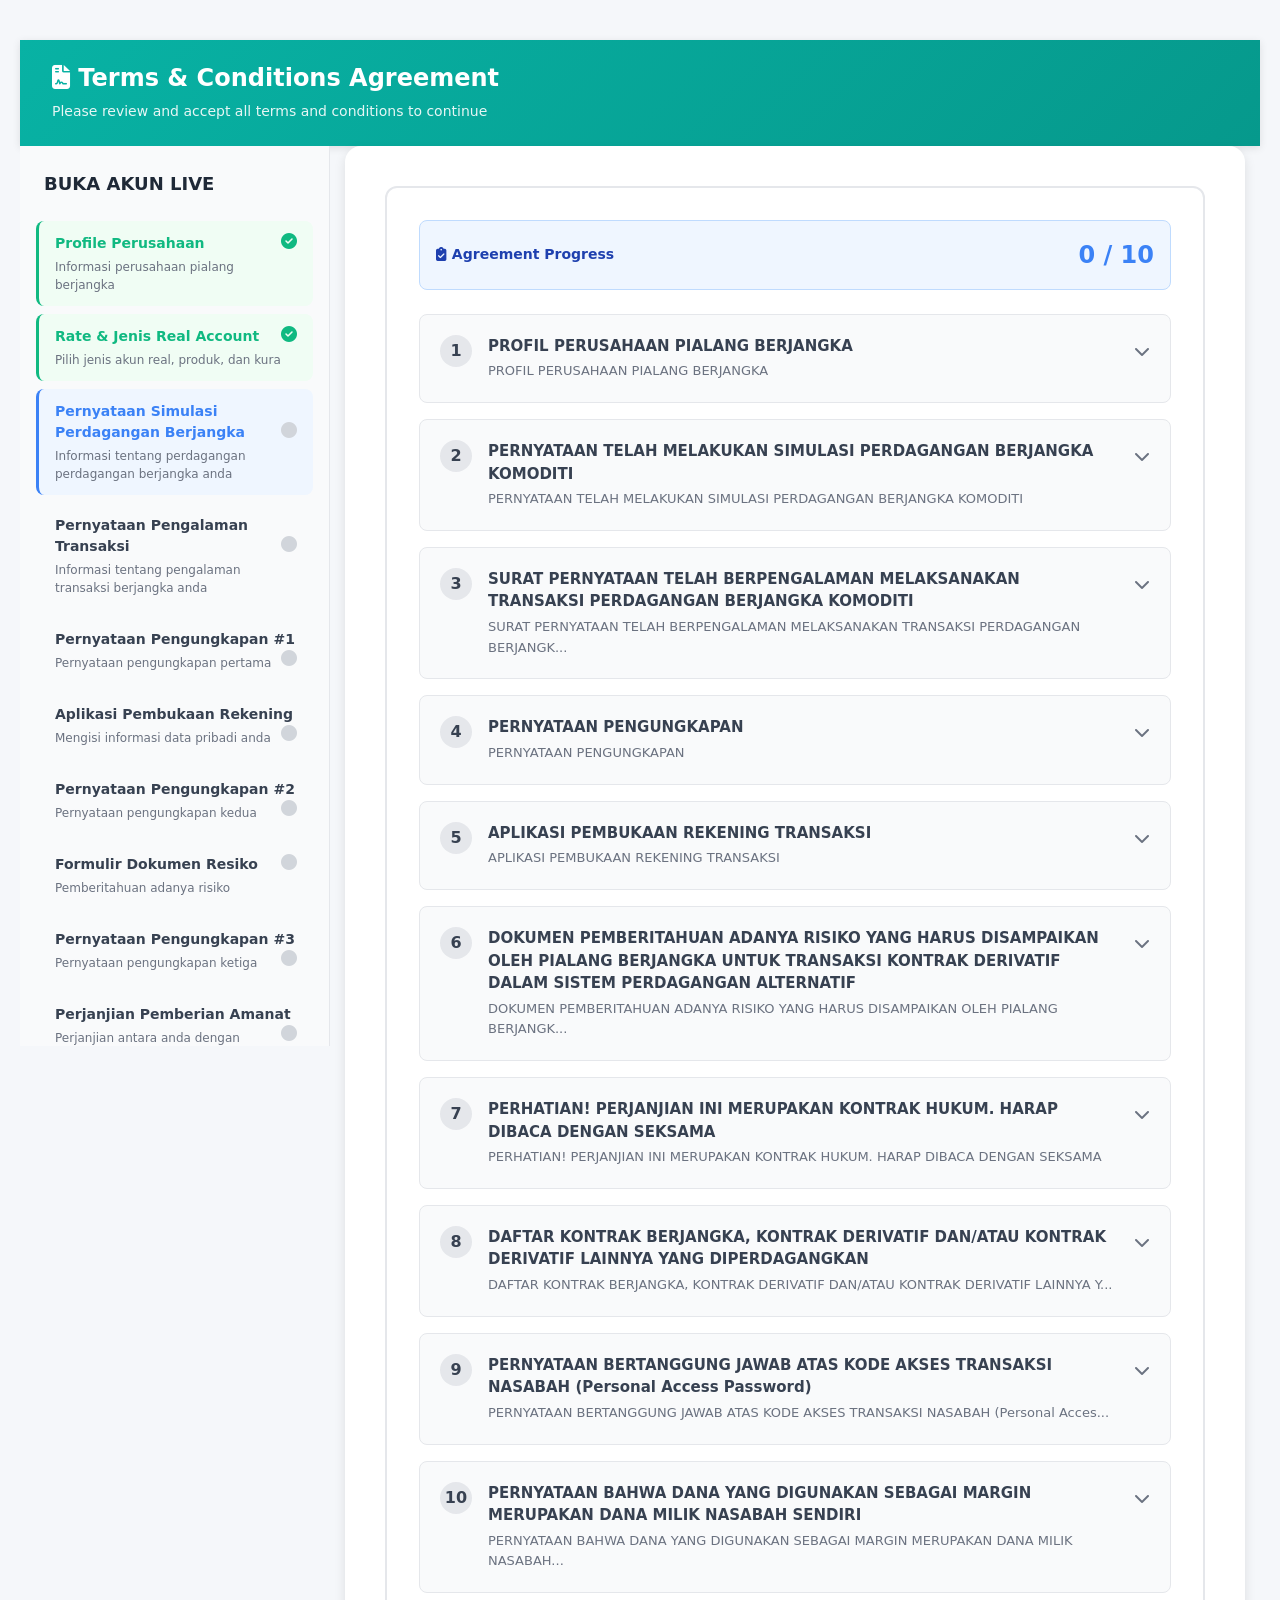
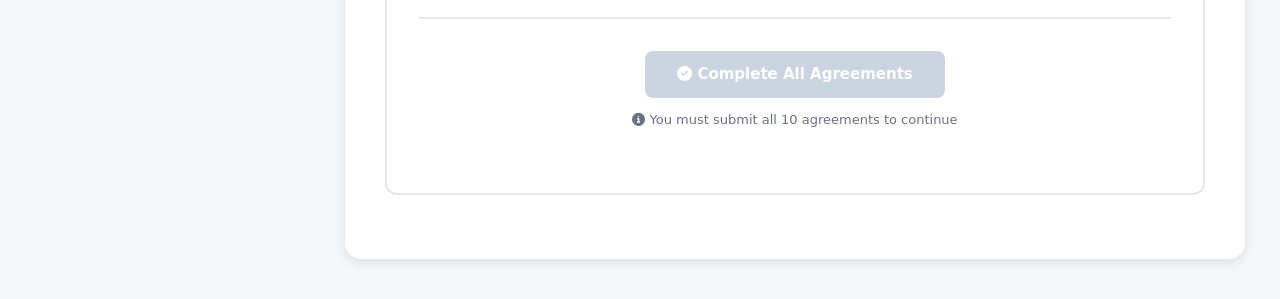
<file: agreement-individual.html>
<!DOCTYPE html>
<html lang="en">
<head>
    <meta charset="UTF-8">
    <meta name="viewport" content="width=device-width, initial-scale=1.0">
    <title>Terms & Conditions Agreement</title>

    <!-- Bootstrap CSS -->
    <link href="https://cdn.jsdelivr.net/npm/bootstrap@5.3.0/dist/css/bootstrap.min.css" rel="stylesheet">
    <link rel="stylesheet" href="https://cdnjs.cloudflare.com/ajax/libs/font-awesome/6.4.0/css/all.min.css">
    <link rel="stylesheet" href="assets/css/onboarding-flow.css">

    <style>
        body {
            background: white;
            min-height: 100vh;
        }

        body.standalone {
            background: #F5F7FA;
            padding: 40px 20px;
        }

        /* Header */
        .page-header {
            background: linear-gradient(135deg, #08B2A4 0%, #06998C 100%);
            color: white;
            padding: 24px 0;
            box-shadow: 0 2px 8px rgba(0,0,0,0.1);
            margin-bottom: 0;
        }

        .page-header .container {
            max-width: 1200px;
        }

        .page-header h1 {
            font-size: 24px;
            font-weight: 700;
            margin: 0 0 8px 0;
        }

        .page-header p {
            font-size: 14px;
            opacity: 0.9;
            margin: 0;
        }

        .agreement-container {
            max-width: 100%;
            margin: 0 auto;
        }

        body.standalone .agreement-container {
            max-width: 900px;
            background: white;
            border-radius: 16px;
            padding: 40px;
            box-shadow: 0 4px 12px rgba(0, 0, 0, 0.1);
        }

        .sidebar {
            background: #F9FAFB;
            border-right: 1px solid #E5E7EB;
            padding: 24px 16px;
            height: 100vh;
            position: sticky;
            top: 0;
            overflow-y: auto;
        }

        .sidebar-title {
            font-size: 18px;
            font-weight: 700;
            color: #1F2937;
            margin-bottom: 24px;
            padding-left: 8px;
        }

        .sidebar-item {
            padding: 12px 16px;
            border-radius: 8px;
            margin-bottom: 8px;
            cursor: pointer;
            transition: all 0.2s;
            border-left: 3px solid transparent;
        }

        .sidebar-item:hover {
            background: #EFF6FF;
        }

        .sidebar-item.active {
            background: #EFF6FF;
            border-left-color: #3B82F6;
        }

        .sidebar-item.completed {
            background: #F0FDF4;
            border-left-color: #10B981;
        }

        .sidebar-item-title {
            font-size: 14px;
            font-weight: 600;
            color: #374151;
            margin-bottom: 4px;
        }

        .sidebar-item.active .sidebar-item-title {
            color: #3B82F6;
        }

        .sidebar-item.completed .sidebar-item-title {
            color: #10B981;
        }

        .sidebar-item-desc {
            font-size: 12px;
            color: #6B7280;
        }

        .sidebar-item-icon {
            float: right;
            color: #D1D5DB;
            font-size: 16px;
        }

        .sidebar-item.completed .sidebar-item-icon {
            color: #10B981;
        }

        .agreement-form-card {
            background: white;
            border: 2px solid #E5E7EB;
            border-radius: 12px;
            padding: 32px;
            margin-bottom: 24px;
        }

        .agreement-form-title {
            font-size: 20px;
            font-weight: 700;
            color: #1F2937;
            margin-bottom: 8px;
        }

        .agreement-form-subtitle {
            font-size: 14px;
            color: #6B7280;
            margin-bottom: 32px;
        }

        .agreement-item {
            background: #F9FAFB;
            border: 1px solid #E5E7EB;
            border-radius: 8px;
            padding: 20px;
            margin-bottom: 16px;
            transition: all 0.3s;
        }

        .agreement-item.expanded {
            background: white;
            border-color: #3B82F6;
            box-shadow: 0 4px 12px rgba(59, 130, 246, 0.1);
        }

        .agreement-item.submitted {
            background: #F0FDF4;
            border-color: #10B981;
        }

        .agreement-header {
            display: flex;
            align-items: start;
            gap: 16px;
            cursor: pointer;
        }

        .agreement-number {
            width: 32px;
            height: 32px;
            background: #E5E7EB;
            border-radius: 50%;
            display: flex;
            align-items: center;
            justify-content: center;
            font-weight: 700;
            color: #374151;
            flex-shrink: 0;
        }

        .agreement-item.submitted .agreement-number {
            background: #10B981;
            color: white;
        }

        .agreement-content {
            flex: 1;
        }

        .agreement-label {
            font-size: 15px;
            font-weight: 600;
            color: #374151;
            margin-bottom: 4px;
        }

        .agreement-text {
            font-size: 13px;
            color: #6B7280;
            line-height: 1.6;
        }

        .agreement-expand-icon {
            font-size: 16px;
            color: #6B7280;
            transition: transform 0.3s;
            flex-shrink: 0;
            margin-top: 8px;
        }

        .agreement-item.expanded .agreement-expand-icon {
            transform: rotate(180deg);
        }

        .agreement-details {
            display: none;
            margin-top: 16px;
            padding-top: 16px;
            border-top: 2px solid #E5E7EB;
        }

        .agreement-item.expanded .agreement-details {
            display: block;
        }

        .agreement-full-text {
            font-size: 13px;
            color: #374151;
            line-height: 1.8;
            margin-bottom: 20px;
            padding: 16px;
            background: #F9FAFB;
            border-radius: 8px;
            max-height: 300px;
            overflow-y: auto;
        }

        .agreement-actions {
            display: flex;
            gap: 12px;
            align-items: center;
        }

        .btn-submit-single {
            background: linear-gradient(135deg, #3B82F6 0%, #2563EB 100%);
            color: white;
            padding: 10px 24px;
            border-radius: 8px;
            font-weight: 600;
            font-size: 14px;
            border: none;
            cursor: pointer;
            transition: all 0.3s;
            display: inline-flex;
            align-items: center;
            gap: 8px;
        }

        .btn-submit-single:hover {
            transform: translateY(-2px);
            box-shadow: 0 4px 12px rgba(59, 130, 246, 0.3);
        }

        .btn-download-single {
            background: linear-gradient(135deg, #F05742 0%, #D94632 100%);
            color: white;
            padding: 10px 24px;
            border-radius: 8px;
            font-weight: 600;
            font-size: 14px;
            border: none;
            cursor: pointer;
            transition: all 0.3s;
            display: none;
            align-items: center;
            gap: 8px;
        }

        .agreement-item.submitted .btn-submit-single {
            display: none;
        }

        .agreement-item.submitted .btn-download-single {
            display: inline-flex;
        }

        .btn-download-single:hover {
            transform: translateY(-2px);
            box-shadow: 0 6px 20px rgba(240, 87, 66, 0.4);
        }

        .submitted-badge {
            display: none;
            background: #10B981;
            color: white;
            padding: 4px 12px;
            border-radius: 12px;
            font-size: 12px;
            font-weight: 600;
            align-items: center;
            gap: 6px;
        }

        .agreement-item.submitted .submitted-badge {
            display: inline-flex;
        }

        .submit-section {
            text-align: center;
            padding: 32px 0;
            border-top: 2px solid #E5E7EB;
            margin-top: 24px;
        }

        .progress-summary {
            background: #EFF6FF;
            border: 1px solid #BFDBFE;
            border-radius: 8px;
            padding: 16px;
            margin-bottom: 24px;
            display: flex;
            align-items: center;
            justify-content: space-between;
        }

        .progress-text {
            font-size: 14px;
            font-weight: 600;
            color: #1E40AF;
        }

        .progress-count {
            font-size: 24px;
            font-weight: 700;
            color: #3B82F6;
        }

        .success-state {
            text-align: center;
            padding: 60px 20px;
        }

        .success-icon {
            width: 80px;
            height: 80px;
            background: #10B981;
            border-radius: 50%;
            display: flex;
            align-items: center;
            justify-content: center;
            margin: 0 auto 24px;
            font-size: 40px;
            color: white;
        }

        .download-pdf-btn {
            background: linear-gradient(135deg, #F05742 0%, #D94632 100%);
            color: white;
            padding: 16px 32px;
            border-radius: 12px;
            font-weight: 600;
            font-size: 16px;
            border: none;
            cursor: pointer;
            transition: all 0.3s;
            display: inline-flex;
            align-items: center;
            gap: 12px;
            box-shadow: 0 4px 12px rgba(240, 87, 66, 0.3);
        }

        .download-pdf-btn:hover {
            transform: translateY(-2px);
            box-shadow: 0 6px 20px rgba(240, 87, 66, 0.4);
        }

        .pdf-icon {
            font-size: 24px;
        }

        @media (max-width: 768px) {
            .sidebar {
                display: none;
            }
        }

        /* Checkbox styles for agreement content */
        .vmf-agreement-content .checkbox-item {
            margin: 12px 0;
            padding: 10px 12px;
            background: #F9FAFB;
            border-radius: 6px;
            border-left: 3px solid #D1D5DB;
        }

        .vmf-agreement-content .checkbox-item.master-checkbox {
            background: #EFF6FF;
            border-left-color: #3B82F6;
            font-weight: 600;
            margin-top: 20px;
        }

        .vmf-agreement-content .checkbox-item label {
            display: flex;
            align-items: flex-start;
            gap: 10px;
            cursor: pointer;
            font-size: 14px;
            line-height: 1.6;
        }

        .vmf-agreement-content .checkbox-item input[type="checkbox"] {
            margin-top: 2px;
            width: 18px;
            height: 18px;
            cursor: pointer;
            flex-shrink: 0;
        }

        .vmf-agreement-content p {
            margin: 8px 0;
            line-height: 1.7;
        }

        .vmf-agreement-content strong {
            font-weight: 700;
            color: #1F2937;
        }

        .vmf-agreement-content em {
            font-style: italic;
        }

        .vmf-agreement-content u {
            text-decoration: underline;
        }

        /* Numbered items - display on separate lines */
        .vmf-agreement-content .numbered-item {
            margin: 12px 0;
            line-height: 1.8;
            padding-left: 0;
        }

        /* Radio button group for Ya/Tidak */
        .vmf-agreement-content .radio-group {
            margin: 16px 0;
            padding: 12px;
            background: #F9FAFB;
            border-radius: 6px;
            border-left: 3px solid #10B981;
        }

        .vmf-agreement-content .radio-label {
            display: inline-flex;
            align-items: center;
            gap: 8px;
            margin-right: 24px;
            cursor: pointer;
            font-size: 14px;
            font-weight: 600;
        }

        .vmf-agreement-content .radio-label input[type="radio"] {
            width: 18px;
            height: 18px;
            cursor: pointer;
        }

        /* Disabled submit button */
        .btn-submit-single.disabled,
        .btn-submit-single:disabled {
            background: #9CA3AF;
            cursor: not-allowed;
            opacity: 0.6;
        }

        .btn-submit-single.disabled:hover,
        .btn-submit-single:disabled:hover {
            transform: none;
            box-shadow: none;
        }

        /* Auto-fill fields */
        .vmf-agreement-content .auto-fill-field {
            margin: 12px 0;
            padding: 12px;
            background: #FEF3C7;
            border-radius: 6px;
            border-left: 3px solid #F59E0B;
        }

        .vmf-agreement-content .auto-fill-field strong {
            color: #92400E;
        }

        .vmf-agreement-content .auto-fill-placeholder {
            color: #D97706;
            font-style: italic;
            font-size: 13px;
        }

        /* Timestamp field */
        .vmf-agreement-content .timestamp-field {
            margin: 16px 0;
            padding: 12px;
            background: #EFF6FF;
            border-radius: 6px;
            border-left: 3px solid #3B82F6;
        }

        .vmf-agreement-content .timestamp-field strong {
            color: #1E3A8A;
        }

        .vmf-agreement-content .timestamp-value {
            color: #3B82F6;
            font-style: italic;
            font-size: 13px;
        }
    </style>
</head>
<body>
    <!-- Header -->
    <div class="page-header">
        <div class="container">
            <h1><i class="fas fa-file-contract"></i> Terms & Conditions Agreement</h1>
            <p>Please review and accept all terms and conditions to continue</p>
        </div>
    </div>

    <div class="container-fluid">
        <div class="row">
            <!-- Sidebar (only in standalone mode) -->
            <div class="col-md-3 sidebar" id="agreementSidebar" style="display: none;">
                <div class="sidebar-title">BUKA AKUN LIVE</div>
                <div id="sidebarItems">
                    <!-- Will be populated by JavaScript -->
                </div>
            </div>

            <!-- Main Content -->
            <div class="col-md-9" id="agreementMainContent">
                <div class="agreement-container">
                    <!-- Form State -->
                    <div id="formState">
                        <div class="agreement-form-card">

                            <!-- Progress Summary -->
                            <div class="progress-summary">
                                <div class="progress-text">
                                    <i class="fas fa-clipboard-check"></i> Agreement Progress
                                </div>
                                <div class="progress-count">
                                    <span id="submittedCount">0</span> / <span id="totalCount">10</span>
                                </div>
                            </div>

                            <form id="agreementForm">
                                <!-- Agreement Items will be populated here -->
                                <div id="agreementItems"></div>

                                <div class="submit-section">
                                    <button type="submit" class="btn-onboarding-primary" id="btnSubmitAgreement" disabled>
                                        <i class="fas fa-check-circle"></i> Complete All Agreements
                                    </button>
                                    <div style="margin-top: 12px; font-size: 13px; color: #6B7280;">
                                        <i class="fas fa-info-circle"></i>
                                        You must submit all 10 agreements to continue
                                    </div>
                                </div>
                            </form>
                        </div>
                    </div>

                    <!-- Success State (hidden initially) -->
                    <div id="successState" style="display: none;">
                        <div class="success-state">
                            <div class="success-icon">
                                <i class="fas fa-check"></i>
                            </div>
                            <h2 style="font-size: 24px; font-weight: 700; color: #1F2937; margin-bottom: 12px;">
                                Agreement Submitted Successfully!
                            </h2>
                            <p style="font-size: 15px; color: #6B7280; margin-bottom: 32px;">
                                Thank you for accepting our terms and conditions.
                            </p>

                            <button class="download-pdf-btn" onclick="downloadPDF()">
                                <i class="fas fa-file-pdf pdf-icon"></i>
                                <span>Download PDF Copy</span>
                            </button>

                            <div style="margin-top: 24px; font-size: 13px; color: #6B7280;">
                                <i class="fas fa-info-circle"></i>
                                A copy has been sent to your email
                            </div>
                        </div>
                    </div>
                </div>
            </div>
        </div>
    </div>

    <!-- jQuery -->
    <script src="https://code.jquery.com/jquery-3.7.0.min.js"></script>

    <script>
        $(document).ready(function() {
            // Get parameters from URL
            const urlParams = new URLSearchParams(window.location.search);
            const sessionToken = urlParams.get('session');
            const isEmbedded = urlParams.get('embedded') === 'true';

            console.log('Agreement page loaded');
            console.log('Embedded mode:', isEmbedded);

            // Apply styling based on mode
            if (!isEmbedded) {
                $('body').addClass('standalone');
                $('#agreementSidebar').show();
                populateSidebar();
            }

            // Load agreement items (10 terms)
            loadAgreementItems();

            // Handle form submission
            $('#agreementForm').on('submit', function(e) {
                e.preventDefault();
                submitAgreement();
            });
        });

        function loadAgreementItems() {
            // Use VMF agreement data from external file
            const vmfAgreements = window.VMF_AGREEMENTS || [];

            if (vmfAgreements.length === 0) {
                console.warn('⚠️ No VMF agreements data loaded');
                return;
            }

            console.log(`✅ Loaded ${vmfAgreements.length} VMF agreements`);

            // Transform VMF data structure to match expected format
            const agreements = vmfAgreements.map(agr => ({
                id: agr.id,
                title: agr.name,
                text: agr.name.length > 80 ? agr.name.substring(0, 80) + '...' : agr.name,  // Short description
                fullText: `<div class="vmf-agreement-content">${agr.content}</div>`,  // Content already has proper HTML with formatting and checkboxes
                hasCheckboxes: agr.hasCheckboxes || false
            }));

            // Original code starts here - remove the old hardcoded array
            const oldAgreements = [
                {
                    id: 1,
                    title: 'Profile Perusahaan',
                    text: 'Informasi perusahaan pialang berjangka',
                    fullText: `
                        <h4>Company Profile - Vantage International Group Limited</h4>
                        <p>Vantage International Group Limited adalah perusahaan pialang berjangka yang terdaftar dan diatur oleh otoritas keuangan internasional. Kami menyediakan layanan perdagangan untuk berbagai instrumen keuangan termasuk forex, komoditas, indeks, dan saham.</p>
                        <h5>Regulasi dan Lisensi:</h5>
                        <ul>
                            <li>Lisensi ASIC (Australia): 428901</li>
                            <li>Lisensi FCA (UK): 579514</li>
                            <li>Lisensi CIMA (Cayman Islands): 1383491</li>
                        </ul>
                        <h5>Informasi Perusahaan:</h5>
                        <p><strong>Nama:</strong> Vantage International Group Limited</p>
                        <p><strong>Alamat:</strong> 1st Floor, First St. Vincent Bank Ltd Building, James Street, Kingstown, St. Vincent and the Grenadines</p>
                        <p><strong>Email:</strong> support@vantagemarkets.com</p>
                        <p><strong>Telepon:</strong> +1-784-456-7890</p>
                        <p>Dengan pengalaman lebih dari 15 tahun di industri keuangan, kami berkomitmen untuk memberikan layanan terbaik kepada klien kami di seluruh dunia.</p>
                    `
                },
                {
                    id: 2,
                    title: 'Pernyataan Simulasi Perdagangan Berjangka',
                    text: 'Informasi tentang perdagangan perdagangan berjangka anda',
                    fullText: `
                        <h4>Trading Simulation Statement</h4>
                        <p>Pernyataan ini menjelaskan bahwa perdagangan berjangka melibatkan risiko tinggi dan tidak cocok untuk semua investor. Anda harus mempertimbangkan dengan hati-hati apakah perdagangan cocok untuk Anda berdasarkan pengalaman, tujuan, sumber daya keuangan, dan keadaan lain yang relevan.</p>
                        <h5>Risiko Utama:</h5>
                        <ul>
                            <li>Kerugian dapat melebihi investasi awal Anda</li>
                            <li>Volatilitas pasar dapat menyebabkan pergerakan harga yang cepat</li>
                            <li>Leverage dapat memperbesar keuntungan dan kerugian</li>
                            <li>Kondisi pasar yang tidak normal dapat meningkatkan risiko</li>
                        </ul>
                        <p>Dengan menandatangani dokumen ini, Anda mengakui bahwa Anda telah membaca, memahami, dan menerima semua risiko yang terkait dengan perdagangan berjangka.</p>
                    `
                },
                {
                    id: 3,
                    title: 'Pernyataan Pengalaman Transaksi Perdagangan Berjangka',
                    text: 'Informasi tentang pengalaman transaksi berjangka anda',
                    fullText: `
                        <h4>Trading Experience Declaration</h4>
                        <p>Dokumen ini mengumpulkan informasi tentang pengalaman perdagangan Anda untuk membantu kami memahami tingkat pengetahuan dan pengalaman Anda dalam perdagangan instrumen keuangan.</p>
                        <h5>Informasi yang Diperlukan:</h5>
                        <ul>
                            <li>Berapa lama Anda telah berdagang di pasar keuangan?</li>
                            <li>Instrumen apa yang pernah Anda perdagangkan? (Forex, Saham, Komoditas, dll.)</li>
                            <li>Berapa frekuensi perdagangan Anda?</li>
                            <li>Apakah Anda memahami konsep leverage dan margin?</li>
                            <li>Apakah Anda pernah mengalami kerugian signifikan dalam perdagangan?</li>
                        </ul>
                        <p>Informasi ini akan membantu kami memberikan layanan dan dukungan yang sesuai dengan kebutuhan Anda. Semua informasi akan dijaga kerahasiaannya sesuai dengan kebijakan privasi kami.</p>
                    `
                },
                {
                    id: 4,
                    title: 'Form Aplikasi Pembukaan Rekening Transaksi Secara Elektronik On-Line',
                    text: 'Mengisi informasi data pribadi anda',
                    fullText: `
                        <h4>Online Electronic Trading Account Opening Application Form</h4>
                        <p>Formulir ini digunakan untuk membuka rekening perdagangan elektronik secara online. Mohon isi semua informasi dengan lengkap dan akurat.</p>
                        <h5>Informasi yang Diperlukan:</h5>
                        <ul>
                            <li>Informasi Pribadi: Nama lengkap, tanggal lahir, nomor identitas</li>
                            <li>Informasi Kontak: Alamat, nomor telepon, email</li>
                            <li>Informasi Keuangan: Sumber pendapatan, penghasilan tahunan</li>
                            <li>Informasi Perdagangan: Pengalaman perdagangan, tujuan investasi</li>
                            <li>Dokumen Pendukung: KTP, bukti alamat, dll.</li>
                        </ul>
                        <p>Dengan mengisi formulir ini, Anda menyatakan bahwa semua informasi yang diberikan adalah benar dan akurat. Informasi palsu dapat mengakibatkan penolakan aplikasi atau penutupan akun.</p>
                        <p><strong>Catatan:</strong> Kami akan memverifikasi identitas Anda sesuai dengan peraturan Anti-Money Laundering (AML) dan Know Your Customer (KYC).</p>
                    `
                },
                {
                    id: 5,
                    title: 'Dokumen Pemberitahuan Adanya Risiko',
                    text: 'Pemberitahuan adanya risiko',
                    fullText: `
                        <h4>Risk Disclosure Document</h4>
                        <p><strong>PERINGATAN PENTING:</strong> Perdagangan produk derivatif seperti CFD, Forex, dan instrumen keuangan lainnya melibatkan risiko tinggi dan tidak cocok untuk semua investor.</p>
                        <h5>Risiko yang Perlu Anda Ketahui:</h5>
                        <ol>
                            <li><strong>Risiko Leverage:</strong> Produk dengan leverage memungkinkan Anda untuk mengontrol posisi yang lebih besar dengan modal yang lebih kecil. Namun, ini juga berarti kerugian Anda dapat melebihi deposit awal Anda.</li>
                            <li><strong>Risiko Volatilitas Pasar:</strong> Harga dapat bergerak dengan cepat dan tidak terduga, terutama selama peristiwa ekonomi atau politik penting.</li>
                            <li><strong>Risiko Likuiditas:</strong> Dalam kondisi pasar tertentu, mungkin sulit untuk menutup posisi pada harga yang diinginkan.</li>
                            <li><strong>Risiko Slippage:</strong> Harga eksekusi aktual mungkin berbeda dari harga yang Anda harapkan.</li>
                            <li><strong>Risiko Gap:</strong> Pasar dapat membuka dengan harga yang jauh berbeda dari harga penutupan sebelumnya.</li>
                        </ol>
                        <p>Anda harus mempertimbangkan dengan hati-hati apakah perdagangan cocok untuk Anda berdasarkan keadaan keuangan dan toleransi risiko Anda. Jangan pernah menginvestasikan uang yang Anda tidak mampu kehilangan.</p>
                    `
                },
                {
                    id: 6,
                    title: 'Perjanjian Pemberian Amanat Secara Elektronik On-Line',
                    text: 'Perjanjian antara anda dengan perusahaan pialang berjangka',
                    fullText: `
                        <h4>Online Electronic Trading Agreement</h4>
                        <p>Perjanjian ini mengatur hubungan antara Anda (Klien) dan Vantage International Group Limited (Broker) dalam pelaksanaan perdagangan elektronik online.</p>
                        <h5>Ketentuan Utama:</h5>
                        <ol>
                            <li><strong>Pemberian Amanat:</strong> Klien memberi kuasa kepada Broker untuk melaksanakan order perdagangan atas nama Klien melalui platform elektronik.</li>
                            <li><strong>Eksekusi Order:</strong> Broker akan berusaha untuk mengeksekusi order sesuai dengan instruksi Klien, namun tidak menjamin harga eksekusi tertentu.</li>
                            <li><strong>Margin dan Leverage:</strong> Klien wajib menjaga margin yang cukup dalam akun. Broker berhak untuk menutup posisi jika margin tidak mencukupi.</li>
                            <li><strong>Platform Trading:</strong> Klien bertanggung jawab untuk menjaga keamanan login dan password. Semua transaksi yang dilakukan melalui akun Klien dianggap sah.</li>
                            <li><strong>Biaya dan Komisi:</strong> Klien setuju untuk membayar semua biaya, spread, dan komisi yang berlaku.</li>
                            <li><strong>Konflik Kepentingan:</strong> Broker dapat bertindak sebagai counterparty dalam transaksi Klien.</li>
                        </ol>
                        <p>Dengan menyetujui perjanjian ini, Anda mengakui bahwa Anda telah membaca, memahami, dan menerima semua ketentuan yang tercantum di dalamnya.</p>
                    `
                },
                {
                    id: 7,
                    title: 'Peraturan Perdagangan (Trading Rules)',
                    text: 'Peraturan perdagangan dalam sistem aplikasi penerimaan nasabah secara elektronik on-line',
                    fullText: `
                        <h4>Trading Rules</h4>
                        <p>Peraturan ini mengatur pelaksanaan perdagangan melalui platform elektronik online kami.</p>
                        <h5>Aturan Pelaksanaan Perdagangan:</h5>
                        <ol>
                            <li><strong>Jam Perdagangan:</strong> Forex 24/5 (Senin - Jumat), Komoditas dan Indeks sesuai jam bursa.</li>
                            <li><strong>Ukuran Lot:</strong> Minimum 0.01 lot (micro lot), maksimum sesuai batas akun.</li>
                            <li><strong>Leverage Maksimum:</strong> Hingga 1:500 untuk forex, bervariasi untuk instrumen lainnya.</li>
                            <li><strong>Stop Out Level:</strong> 50% - posisi akan ditutup otomatis jika margin level mencapai 50%.</li>
                            <li><strong>Margin Call:</strong> Peringatan akan dikirim saat margin level mencapai 100%.</li>
                            <li><strong>Slippage:</strong> Dapat terjadi selama volatilitas tinggi atau gap pasar.</li>
                            <li><strong>Pending Orders:</strong> Harus ditempatkan minimal 5 pips dari harga pasar saat ini.</li>
                            <li><strong>Hedging:</strong> Diperbolehkan - Anda dapat membuka posisi berlawanan untuk instrumen yang sama.</li>
                            <li><strong>Scalping:</strong> Diperbolehkan tanpa batasan.</li>
                            <li><strong>EA/Expert Advisor:</strong> Diperbolehkan, namun pastikan strategi Anda tidak melanggar aturan trading kami.</li>
                        </ol>
                        <h5>Larangan:</h5>
                        <ul>
                            <li>Arbitrase latensi atau eksploitasi kesalahan harga</li>
                            <li>Penggunaan strategi yang memanfaatkan kelemahan sistem</li>
                            <li>Trading yang dianggap abusive atau manipulatif</li>
                        </ul>
                        <p>Pelanggaran terhadap aturan ini dapat mengakibatkan pembatalan profit, penutupan akun, atau tindakan hukum.</p>
                    `
                },
                {
                    id: 8,
                    title: 'Pernyataan Pembukaan Rekening',
                    text: 'Pernyataan pembukaan rekening trading anda',
                    fullText: `
                        <h4>Account Opening Statement</h4>
                        <p>Dengan ini saya menyatakan bahwa:</p>
                        <ol>
                            <li>Saya telah berusia minimal 18 tahun dan memiliki kapasitas hukum penuh untuk masuk ke dalam perjanjian ini.</li>
                            <li>Semua informasi yang saya berikan dalam aplikasi pembukaan rekening adalah benar, akurat, dan lengkap.</li>
                            <li>Saya akan segera memberi tahu Broker tentang setiap perubahan pada informasi yang telah saya berikan.</li>
                            <li>Dana yang saya depositkan adalah milik saya sendiri dan bukan hasil dari kegiatan ilegal.</li>
                            <li>Saya memahami risiko yang terlibat dalam perdagangan produk leverage dan bersedia menanggung risiko tersebut.</li>
                            <li>Saya telah membaca dan memahami semua dokumen yang terkait dengan pembukaan akun ini, termasuk:
                                <ul>
                                    <li>Perjanjian Klien</li>
                                    <li>Pemberitahuan Risiko</li>
                                    <li>Peraturan Perdagangan</li>
                                    <li>Kebijakan Privasi</li>
                                    <li>Kebijakan AML/KYC</li>
                                </ul>
                            </li>
                            <li>Saya setuju untuk terikat oleh semua ketentuan dan kondisi yang ditetapkan dalam dokumen-dokumen tersebut.</li>
                            <li>Saya memahami bahwa Broker berhak untuk menolak aplikasi saya atau menutup akun saya tanpa memberikan alasan.</li>
                            <li>Saya setuju bahwa semua komunikasi dengan Broker dapat dilakukan secara elektronik.</li>
                        </ol>
                        <p><strong>Konfirmasi:</strong> Dengan mengklik "Submit", saya menyatakan bahwa saya telah membaca, memahami, dan setuju dengan pernyataan di atas.</p>
                    `
                },
                {
                    id: 9,
                    title: 'Privacy Policy',
                    text: 'Our privacy policy regarding your personal data',
                    fullText: `
                        <h4>Privacy Policy</h4>
                        <p>Vantage International Group Limited ("kami", "kita", "Vantage") berkomitmen untuk melindungi privasi Anda. Kebijakan Privasi ini menjelaskan bagaimana kami mengumpulkan, menggunakan, dan melindungi informasi pribadi Anda.</p>
                        <h5>1. Informasi yang Kami Kumpulkan:</h5>
                        <ul>
                            <li><strong>Informasi Identitas:</strong> Nama, tanggal lahir, nomor identitas</li>
                            <li><strong>Informasi Kontak:</strong> Alamat, email, nomor telepon</li>
                            <li><strong>Informasi Keuangan:</strong> Rekening bank, kartu kredit, sumber pendapatan</li>
                            <li><strong>Informasi Perdagangan:</strong> Riwayat transaksi, posisi terbuka</li>
                            <li><strong>Informasi Teknis:</strong> IP address, device information, cookies</li>
                        </ul>
                        <h5>2. Bagaimana Kami Menggunakan Informasi Anda:</h5>
                        <ul>
                            <li>Memproses aplikasi pembukaan akun</li>
                            <li>Melaksanakan transaksi perdagangan</li>
                            <li>Mematuhi kewajiban hukum dan regulasi (KYC, AML)</li>
                            <li>Meningkatkan layanan kami</li>
                            <li>Mengirim komunikasi pemasaran (dengan persetujuan Anda)</li>
                            <li>Mencegah penipuan dan kegiatan ilegal</li>
                        </ul>
                        <h5>3. Berbagi Informasi:</h5>
                        <p>Kami dapat membagikan informasi Anda dengan:</p>
                        <ul>
                            <li>Penyedia layanan pihak ketiga (payment processors, technology providers)</li>
                            <li>Regulator dan otoritas hukum (bila diwajibkan)</li>
                            <li>Perusahaan afiliasi dalam grup Vantage</li>
                        </ul>
                        <h5>4. Keamanan Data:</h5>
                        <p>Kami menggunakan langkah-langkah keamanan yang sesuai untuk melindungi informasi Anda, termasuk enkripsi, firewall, dan akses terbatas.</p>
                        <h5>5. Hak Anda:</h5>
                        <ul>
                            <li>Mengakses informasi pribadi Anda</li>
                            <li>Memperbaiki informasi yang tidak akurat</li>
                            <li>Meminta penghapusan data (dalam kondisi tertentu)</li>
                            <li>Menarik persetujuan untuk pemasaran</li>
                            <li>Mengajukan keluhan kepada otoritas perlindungan data</li>
                        </ul>
                        <p>Untuk pertanyaan tentang Kebijakan Privasi ini, silakan hubungi: privacy@vantagemarkets.com</p>
                    `
                },
                {
                    id: 10,
                    title: 'Risk Disclosure',
                    text: 'Important information about trading risks',
                    fullText: `
                        <h4>Risk Disclosure Statement</h4>
                        <p><strong>PERINGATAN RISIKO:</strong> Perdagangan produk dengan leverage seperti CFD dan Forex memiliki tingkat risiko yang tinggi dan dapat mengakibatkan kerugian yang melebihi investasi awal Anda. Produk-produk ini tidak cocok untuk semua investor.</p>
                        <h5>Risiko Spesifik:</h5>
                        <ol>
                            <li><strong>Risiko Pasar:</strong>
                                <ul>
                                    <li>Harga dapat bergerak berlawanan dengan posisi Anda</li>
                                    <li>Volatilitas pasar dapat menyebabkan pergerakan harga yang cepat dan signifikan</li>
                                    <li>Kondisi pasar yang tidak normal dapat meningkatkan risiko</li>
                                </ul>
                            </li>
                            <li><strong>Risiko Leverage:</strong>
                                <ul>
                                    <li>Leverage dapat memperbesar keuntungan dan kerugian</li>
                                    <li>Anda dapat kehilangan lebih dari deposit awal Anda</li>
                                    <li>Margin call dapat mengharuskan Anda untuk menambah dana</li>
                                </ul>
                            </li>
                            <li><strong>Risiko Likuiditas:</strong>
                                <ul>
                                    <li>Mungkin sulit untuk menutup posisi pada harga yang diinginkan</li>
                                    <li>Spread dapat melebar selama volatilitas tinggi</li>
                                    <li>Order mungkin tidak dapat dieksekusi</li>
                                </ul>
                            </li>
                            <li><strong>Risiko Teknologi:</strong>
                                <ul>
                                    <li>Platform trading dapat mengalami gangguan teknis</li>
                                    <li>Koneksi internet dapat terputus</li>
                                    <li>Kesalahan sistem dapat mempengaruhi perdagangan Anda</li>
                                </ul>
                            </li>
                            <li><strong>Risiko Counterparty:</strong>
                                <ul>
                                    <li>Broker bertindak sebagai counterparty dalam transaksi CFD</li>
                                    <li>Risiko default oleh broker atau pihak ketiga</li>
                                </ul>
                            </li>
                            <li><strong>Risiko Mata Uang:</strong>
                                <ul>
                                    <li>Nilai tukar dapat mempengaruhi nilai investasi Anda</li>
                                    <li>Profit/loss dapat dipengaruhi oleh fluktuasi mata uang</li>
                                </ul>
                            </li>
                        </ol>
                        <h5>Pertimbangan Penting:</h5>
                        <ul>
                            <li>Hanya investasikan uang yang Anda mampu kehilangan</li>
                            <li>Pahami sepenuhnya produk yang Anda perdagangkan</li>
                            <li>Gunakan manajemen risiko yang tepat (stop loss, position sizing)</li>
                            <li>Jangan pernah menginvestasikan dana pinjaman</li>
                            <li>Pertimbangkan untuk mencari saran keuangan independen</li>
                            <li>Mulai dengan akun demo untuk memahami cara kerja platform</li>
                        </ul>
                        <p><strong>Pengakuan:</strong> Dengan menerima Risk Disclosure ini, Anda mengakui bahwa Anda telah membaca, memahami, dan menerima semua risiko yang terlibat dalam perdagangan produk leverage. Anda bertanggung jawab penuh atas keputusan perdagangan Anda dan setiap kerugian yang mungkin timbul.</p>
                        <p><em>Jika Anda tidak memahami risiko yang terlibat, Anda harus mencari saran independen sebelum membuka akun perdagangan.</em></p>
                    `
                }
            ]; // End of old dummy data - now using VMF_AGREEMENTS instead

            const $container = $('#agreementItems');
            $container.empty();

            // Update total count
            $('#totalCount').text(agreements.length);

            agreements.forEach((agreement, index) => {
                const $item = $(`
                    <div class="agreement-item" data-agreement-id="${agreement.id}">
                        <div class="agreement-header" onclick="toggleAgreement(${agreement.id})">
                            <div class="agreement-number">${index + 1}</div>
                            <div class="agreement-content">
                                <div class="agreement-label">${agreement.title}</div>
                                <div class="agreement-text">${agreement.text}</div>
                            </div>
                            <i class="fas fa-chevron-down agreement-expand-icon"></i>
                        </div>
                        <div class="agreement-details">
                            <div class="agreement-full-text">${agreement.fullText}</div>
                            <div class="agreement-actions">
                                <button type="button" class="btn-submit-single" onclick="submitSingleAgreement(${agreement.id})">
                                    <i class="fas fa-check"></i> Submit Agreement
                                </button>
                                <button type="button" class="btn-download-single" onclick="downloadSinglePDF(${agreement.id})">
                                    <i class="fas fa-file-pdf"></i> Download PDF
                                </button>
                                <span class="submitted-badge">
                                    <i class="fas fa-check-circle"></i> Submitted
                                </span>
                            </div>
                        </div>
                    </div>
                `);

                $container.append($item);
            });

            // Initialize submit buttons as disabled for agreements with checkboxes
            $('.agreement-item').each(function() {
                const $item = $(this);
                const hasCheckboxes = $item.find('.individual-check, .master-check').length > 0;
                const hasRadio = $item.find('.acceptance-radio').length > 0;

                if (hasCheckboxes || hasRadio) {
                    const submitBtn = $item.find('.btn-submit-single')[0];
                    if (submitBtn) {
                        submitBtn.disabled = true;
                        submitBtn.classList.add('disabled');
                    }
                }

                // Add event listeners to radio buttons
                $item.find('.acceptance-radio').on('change', function() {
                    if (typeof checkAllCheckboxes === 'function') {
                        checkAllCheckboxes();
                    }
                });
            });
        }

        function toggleAgreement(agreementId) {
            const $item = $(`.agreement-item[data-agreement-id="${agreementId}"]`);
            $item.toggleClass('expanded');

            // After expanding, check checkbox state
            if ($item.hasClass('expanded')) {
                setTimeout(() => {
                    if (typeof checkAllCheckboxes === 'function') {
                        checkAllCheckboxes();
                    }
                }, 100);
            }
        }

        function submitSingleAgreement(agreementId) {
            console.log('Submitting agreement:', agreementId);

            const $item = $(`.agreement-item[data-agreement-id="${agreementId}"]`);
            $item.addClass('submitted');

            // Update progress count
            const submittedCount = $('.agreement-item.submitted').length;
            $('#submittedCount').text(submittedCount);

            // Check if all agreements are submitted
            checkAllAgreements();

            // Show toast notification
            showToast(`Agreement ${agreementId} submitted successfully!`, 'success');
        }

        function downloadSinglePDF(agreementId) {
            console.log('Downloading PDF for agreement:', agreementId);

            // In real implementation, this would download the actual PDF
            showToast(`Downloading PDF for Agreement ${agreementId}...`, 'info');

            // Simulate PDF download
            setTimeout(() => {
                alert(`PDF for Agreement ${agreementId} has been downloaded!`);
            }, 500);
        }

        function checkAllAgreements() {
            const totalAgreements = $('.agreement-item').length;
            const submittedAgreements = $('.agreement-item.submitted').length;

            // Enable submit button only when all are submitted
            $('#btnSubmitAgreement').prop('disabled', submittedAgreements !== totalAgreements);
        }

        function showToast(message, type = 'info') {
            // Simple toast notification
            const bgColor = type === 'success' ? '#10B981' : type === 'error' ? '#EF4444' : '#3B82F6';
            const toast = $(`
                <div style="position: fixed; top: 20px; right: 20px; background: ${bgColor}; color: white; padding: 16px 24px; border-radius: 8px; box-shadow: 0 4px 12px rgba(0,0,0,0.15); z-index: 9999; font-size: 14px; font-weight: 600;">
                    ${message}
                </div>
            `);

            $('body').append(toast);

            setTimeout(() => {
                toast.fadeOut(300, function() {
                    $(this).remove();
                });
            }, 3000);
        }

        function submitAgreement() {
            console.log('Submitting all agreements...');

            // Collect all submitted agreement IDs
            const submittedAgreements = [];
            $('.agreement-item.submitted').each(function() {
                submittedAgreements.push($(this).data('agreement-id'));
            });

            console.log('All submitted agreements:', submittedAgreements);

            // Save to session
            const sessionData = JSON.parse(sessionStorage.getItem('onboarding_session') || '{}');
            if (!sessionData.userData) {
                sessionData.userData = {};
            }
            sessionData.userData.agreements = {
                acceptedAt: new Date().toISOString(),
                acceptedItems: submittedAgreements,
                totalItems: $('.agreement-item').length
            };
            sessionStorage.setItem('onboarding_session', JSON.stringify(sessionData));

            // Check if embedded
            const urlParams = new URLSearchParams(window.location.search);
            const isEmbedded = urlParams.get('embedded') === 'true';

            if (isEmbedded) {
                // Send message to parent window
                window.parent.postMessage({
                    type: 'agreementCompleted',
                    data: submittedAgreements
                }, '*');
            }

            // Show success state
            $('#formState').fadeOut(300, function() {
                $('#successState').fadeIn(300);
            });
        }

        function downloadPDF() {
            console.log('Downloading PDF...');

            // In real implementation, this would generate/download actual PDF
            // For now, show a message
            alert('PDF download started! A copy will be saved to your downloads folder.');

            // Simulate PDF generation
            // In real app: POST /api/agreements/generate-pdf
        }

        function populateSidebar() {
            const sidebarSteps = [
                { title: 'Profile Perusahaan', desc: 'Informasi perusahaan pialang berjangka', completed: true },
                { title: 'Rate & Jenis Real Account', desc: 'Pilih jenis akun real, produk, dan kura', completed: true },
                { title: 'Pernyataan Simulasi Perdagangan Berjangka', desc: 'Informasi tentang perdagangan perdagangan berjangka anda', completed: false, active: true },
                { title: 'Pernyataan Pengalaman Transaksi', desc: 'Informasi tentang pengalaman transaksi berjangka anda', completed: false },
                { title: 'Pernyataan Pengungkapan #1', desc: 'Pernyataan pengungkapan pertama', completed: false },
                { title: 'Aplikasi Pembukaan Rekening', desc: 'Mengisi informasi data pribadi anda', completed: false },
                { title: 'Pernyataan Pengungkapan #2', desc: 'Pernyataan pengungkapan kedua', completed: false },
                { title: 'Formulir Dokumen Resiko', desc: 'Pemberitahuan adanya risiko', completed: false },
                { title: 'Pernyataan Pengungkapan #3', desc: 'Pernyataan pengungkapan ketiga', completed: false },
                { title: 'Perjanjian Pemberian Amanat', desc: 'Perjanjian antara anda dengan perusahaan pialang berjangka', completed: false }
            ];

            const $container = $('#sidebarItems');
            $container.empty();

            sidebarSteps.forEach(step => {
                const classes = ['sidebar-item'];
                if (step.active) classes.push('active');
                if (step.completed) classes.push('completed');

                const icon = step.completed ? 'fa-check-circle' : 'fa-circle';

                const $item = $(`
                    <div class="${classes.join(' ')}">
                        <div class="sidebar-item-title">
                            ${step.title}
                            <i class="fas ${icon} sidebar-item-icon"></i>
                        </div>
                        <div class="sidebar-item-desc">${step.desc}</div>
                    </div>
                `);

                $container.append($item);
            });
        }
    </script>

    <!-- VMF Agreements Data -->
    <script src="assets/data/vmf-agreements.js"></script>
</body>
</html>
</file>
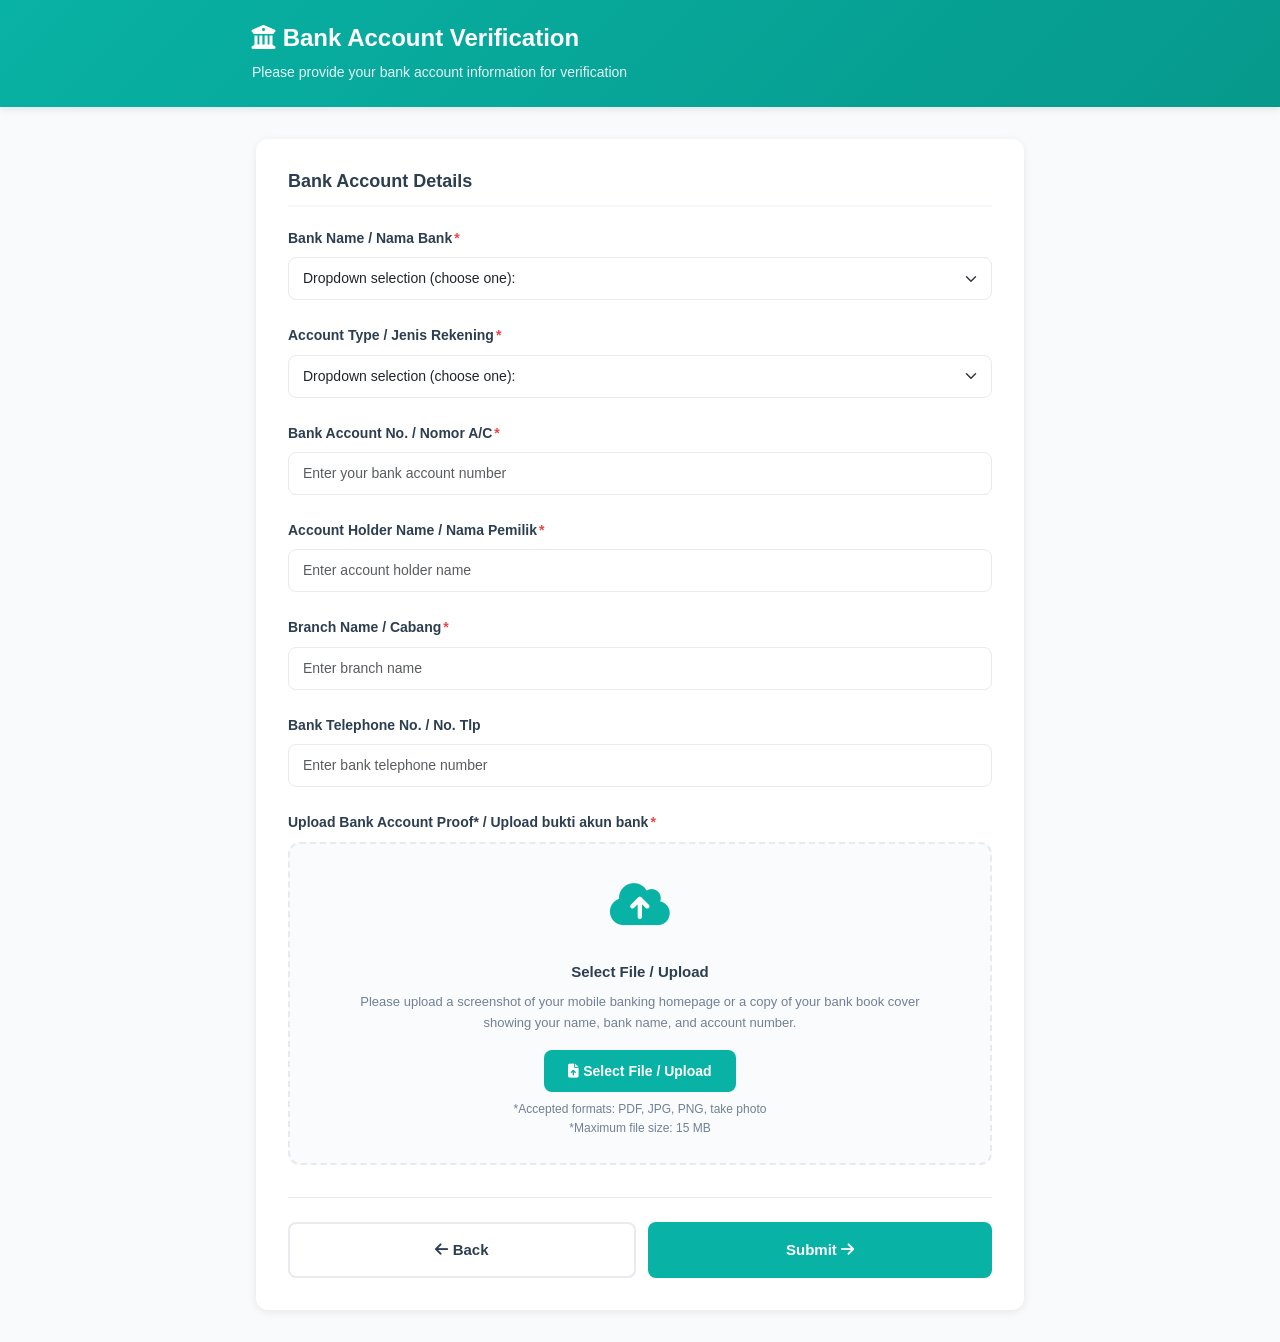
<file: kyc-bank-verification.html>
<!DOCTYPE html>
<html lang="en">
<head>
    <meta charset="UTF-8">
    <meta name="viewport" content="width=device-width, initial-scale=1.0">
    <title>Bank Account Verification - Questionnaire</title>
    <!-- Bootstrap CSS -->
    <link href="https://cdn.jsdelivr.net/npm/bootstrap@5.3.0/dist/css/bootstrap.min.css" rel="stylesheet">
    <!-- Font Awesome -->
    <link rel="stylesheet" href="https://cdnjs.cloudflare.com/ajax/libs/font-awesome/6.4.0/css/all.min.css">

    <style>
        :root {
            --primary-color: #08B2A4;
            --primary-hover: #06998C;
            --text-primary: #2C3E50;
            --text-secondary: #718096;
            --border-color: #E8EAED;
            --bg-light: #F5F7FA;
            --success-color: #10B981;
            --error-color: #EF4444;
        }

        * {
            margin: 0;
            padding: 0;
            box-sizing: border-box;
        }

        body {
            font-family: -apple-system, BlinkMacSystemFont, 'Segoe UI', Roboto, 'Helvetica Neue', Arial, sans-serif;
            background-color: #F9FAFB;
            color: var(--text-primary);
            line-height: 1.6;
        }

        /* Header */
        .page-header {
            background: linear-gradient(135deg, #08B2A4 0%, #06998C 100%);
            color: white;
            padding: 24px 0;
            box-shadow: 0 2px 8px rgba(0,0,0,0.1);
        }

        .page-header .container {
            max-width: 800px;
        }

        .page-header h1 {
            font-size: 24px;
            font-weight: 700;
            margin: 0 0 8px 0;
        }

        .page-header p {
            font-size: 14px;
            opacity: 0.9;
            margin: 0;
        }

        /* Main Content */
        .main-content {
            max-width: 800px;
            margin: 32px auto;
            padding: 0 16px;
        }

        .verification-card {
            background: white;
            border-radius: 12px;
            box-shadow: 0 2px 8px rgba(0,0,0,0.08);
            padding: 32px;
            margin-bottom: 24px;
        }

        .section-title {
            font-size: 18px;
            font-weight: 600;
            color: var(--text-primary);
            margin-bottom: 20px;
            padding-bottom: 12px;
            border-bottom: 2px solid var(--bg-light);
        }

        /* Form Fields */
        .form-label {
            font-size: 14px;
            font-weight: 600;
            color: var(--text-primary);
            margin-bottom: 8px;
            display: block;
        }

        .form-label .required {
            color: var(--error-color);
            margin-left: 2px;
        }

        .form-control, .form-select {
            font-size: 14px;
            padding: 10px 14px;
            border: 1px solid var(--border-color);
            border-radius: 8px;
            transition: all 0.2s;
        }

        .form-control:focus, .form-select:focus {
            border-color: var(--primary-color);
            box-shadow: 0 0 0 3px rgba(8, 178, 164, 0.1);
            outline: none;
        }

        .form-control:disabled {
            background-color: #F5F7FA;
            cursor: not-allowed;
        }

        /* File Upload */
        .upload-container {
            border: 2px dashed var(--border-color);
            border-radius: 12px;
            padding: 24px;
            text-align: center;
            background: #FAFBFC;
            transition: all 0.3s;
            cursor: pointer;
        }

        .upload-container:hover {
            border-color: var(--primary-color);
            background: #F0FDF4;
        }

        .upload-container.dragover {
            border-color: var(--primary-color);
            background: #E6F7F7;
        }

        .upload-icon {
            font-size: 48px;
            color: var(--primary-color);
            margin-bottom: 16px;
        }

        .upload-text {
            font-size: 15px;
            font-weight: 600;
            color: var(--text-primary);
            margin-bottom: 8px;
        }

        .upload-hint {
            font-size: 13px;
            color: var(--text-secondary);
            margin-bottom: 16px;
        }

        .upload-details {
            font-size: 12px;
            color: var(--text-secondary);
            margin-top: 8px;
        }

        .btn-upload {
            background: var(--primary-color);
            color: white;
            border: none;
            padding: 10px 24px;
            border-radius: 8px;
            font-size: 14px;
            font-weight: 600;
            cursor: pointer;
            transition: all 0.2s;
        }

        .btn-upload:hover {
            background: var(--primary-hover);
            transform: translateY(-1px);
            box-shadow: 0 4px 12px rgba(8, 178, 164, 0.3);
        }

        /* File Preview */
        .file-preview {
            display: none;
            margin-top: 16px;
            padding: 16px;
            background: white;
            border: 1px solid var(--border-color);
            border-radius: 8px;
        }

        .file-preview.show {
            display: flex;
            align-items: center;
            gap: 12px;
        }

        .file-icon {
            font-size: 32px;
            color: var(--primary-color);
        }

        .file-info {
            flex: 1;
        }

        .file-name {
            font-size: 14px;
            font-weight: 600;
            color: var(--text-primary);
            margin-bottom: 4px;
        }

        .file-size {
            font-size: 12px;
            color: var(--text-secondary);
        }

        .btn-remove {
            background: var(--error-color);
            color: white;
            border: none;
            padding: 8px 16px;
            border-radius: 6px;
            font-size: 13px;
            cursor: pointer;
            transition: all 0.2s;
        }

        .btn-remove:hover {
            background: #DC2626;
        }

        /* Info Box */
        .info-box {
            background: #EFF6FF;
            border-left: 4px solid #3B82F6;
            padding: 16px;
            border-radius: 8px;
            margin-top: 12px;
        }

        .info-box i {
            color: #3B82F6;
            margin-right: 8px;
        }

        .info-box p {
            font-size: 13px;
            color: var(--text-primary);
            margin: 0;
        }

        /* Action Buttons */
        .action-buttons {
            display: flex;
            gap: 12px;
            margin-top: 32px;
            padding-top: 24px;
            border-top: 1px solid var(--border-color);
        }

        .btn-primary-custom {
            flex: 1;
            background: var(--primary-color);
            color: white;
            border: none;
            padding: 14px 24px;
            border-radius: 8px;
            font-size: 15px;
            font-weight: 600;
            cursor: pointer;
            transition: all 0.2s;
        }

        .btn-primary-custom:hover {
            background: var(--primary-hover);
            transform: translateY(-2px);
            box-shadow: 0 4px 12px rgba(8, 178, 164, 0.3);
        }

        .btn-secondary-custom {
            flex: 1;
            background: white;
            color: var(--text-primary);
            border: 2px solid var(--border-color);
            padding: 14px 24px;
            border-radius: 8px;
            font-size: 15px;
            font-weight: 600;
            cursor: pointer;
            transition: all 0.2s;
        }

        .btn-secondary-custom:hover {
            border-color: var(--primary-color);
            color: var(--primary-color);
        }

        /* Toast */
        .toast-container {
            position: fixed;
            top: 20px;
            right: 20px;
            z-index: 9999;
        }

        .toast-custom {
            background: white;
            border-radius: 8px;
            box-shadow: 0 4px 12px rgba(0,0,0,0.15);
            padding: 16px 20px;
            margin-bottom: 12px;
            display: flex;
            align-items: center;
            gap: 12px;
            min-width: 300px;
            animation: slideIn 0.3s ease-out;
        }

        .toast-success {
            border-left: 4px solid var(--success-color);
        }

        .toast-error {
            border-left: 4px solid var(--error-color);
        }

        .toast-icon {
            font-size: 20px;
        }

        .toast-success .toast-icon {
            color: var(--success-color);
        }

        .toast-error .toast-icon {
            color: var(--error-color);
        }

        .toast-message {
            flex: 1;
            font-size: 14px;
            color: var(--text-primary);
        }

        @keyframes slideIn {
            from {
                transform: translateX(400px);
                opacity: 0;
            }
            to {
                transform: translateX(0);
                opacity: 1;
            }
        }

        /* Responsive */
        @media (max-width: 768px) {
            .page-header h1 {
                font-size: 20px;
            }

            .verification-card {
                padding: 20px;
            }

            .action-buttons {
                flex-direction: column;
            }
        }
    </style>
</head>
<body>
    <!-- Toast Container -->
    <div class="toast-container" id="toastContainer"></div>

    <!-- Header -->
    <div class="page-header">
        <div class="container">
            <h1><i class="fas fa-university"></i> Bank Account Verification</h1>
            <p>Please provide your bank account information for verification</p>
        </div>
    </div>

    <!-- Main Content -->
    <div class="main-content">
        <div class="verification-card">
            <h2 class="section-title">Bank Account Details</h2>

            <form id="bankVerificationForm">
                <!-- Bank Name -->
                <div class="mb-4">
                    <label class="form-label" for="bankName">
                        Bank Name / Nama Bank<span class="required">*</span>
                    </label>
                    <select class="form-select" id="bankName" required>
                        <option value="">Dropdown selection (choose one):</option>
                        <option value="PT BANK RAKYAT INDONESIA (PERSERO) Tbk1">1 - PT BANK RAKYAT INDONESIA (PERSERO) Tbk1</option>
                        <option value="PT BANK MANDIRI (PERSERO) Tbk">2 - PT BANK MANDIRI (PERSERO) Tbk</option>
                        <option value="PT BANK NEGARA INDONESIA (PERSERO) Tbk">3 - PT BANK NEGARA INDONESIA (PERSERO) Tbk</option>
                        <option value="PT BANK TABUNGAN NEGARA (PERSERO) Tbk">4 - PT BANK TABUNGAN NEGARA (PERSERO) Tbk</option>
                        <option value="PT BANK DANAMON INDONESIA Tbk">5 - PT BANK DANAMON INDONESIA Tbk</option>
                        <option value="PT BANK PERMATA Tbk">6 - PT BANK PERMATA Tbk</option>
                        <option value="PT BANK CENTRAL ASIA Tbk">7 - PT BANK CENTRAL ASIA Tbk</option>
                        <option value="PT BANK MAYBANK INDONESIA Tbk">8 - PT BANK MAYBANK INDONESIA Tbk</option>
                        <option value="PT Bank Panin Indonesia Tbk">9 - PT Bank Panin Indonesia Tbk</option>
                        <option value="PT BANK CIMB NIAGA Tbk">10 - PT BANK CIMB NIAGA Tbk</option>
                        <option value="PT BANK UOB INDONESIA">11 - PT BANK UOB INDONESIA</option>
                        <option value="PT BANK OCBC NISP Tbk">12 - PT BANK OCBC NISP Tbk</option>
                        <option value="PT BANK ARTHA GRAHA INTERNASIONAL Tbk">13 - PT BANK ARTHA GRAHA INTERNASIONAL Tbk</option>
                        <option value="PT BANK BUMI ARTA Tbk">14 - PT BANK BUMI ARTA Tbk</option>
                        <option value="PT BANK HSBC INDONESIA">15 - PT BANK HSBC INDONESIA</option>
                        <option value="PT BANK JTRUST INDONESIA Tbk">16 - PT BANK JTRUST INDONESIA Tbk</option>
                        <option value="PT BANK MAYAPADA INTERNATIONAL Tbk">17 - PT BANK MAYAPADA INTERNATIONAL Tbk</option>
                        <option value="PT BANK OF INDIA INDONESIA Tbk">18 - PT BANK OF INDIA INDONESIA Tbk</option>
                        <option value="PT BANK MESTIKA DHARMA Tbk">19 - PT BANK MESTIKA DHARMA Tbk</option>
                        <option value="PT BANK SHINHAN INDONESIA">20 - PT BANK SHINHAN INDONESIA</option>
                        <option value="PT BANK SINARMAS Tbk">21 - PT BANK SINARMAS Tbk</option>
                        <option value="PT BANK MASPION INDONESIA Tbk">22 - PT BANK MASPION INDONESIA Tbk</option>
                        <option value="PT BANK GANESHA Tbk">23 - PT BANK GANESHA Tbk</option>
                        <option value="PT BANK ICBC INDONESIA">24 - PT BANK ICBC INDONESIA</option>
                        <option value="PT BANK QNB INDONESIA Tbk">25 - PT BANK QNB INDONESIA Tbk</option>
                        <option value="PT BANK WOORI SAUDARA INDONESIA 1906 Tbk">26 - PT BANK WOORI SAUDARA INDONESIA 1906 Tbk</option>
                    </select>
                </div>

                <!-- Account Type -->
                <div class="mb-4">
                    <label class="form-label" for="accountType">
                        Account Type / Jenis Rekening<span class="required">*</span>
                    </label>
                    <select class="form-select" id="accountType" required>
                        <option value="">Dropdown selection (choose one):</option>
                        <option value="Savings">Savings / Tabungan</option>
                        <option value="Current">Current / Giro</option>
                    </select>
                </div>

                <!-- Bank Account Number -->
                <div class="mb-4">
                    <label class="form-label" for="accountNumber">
                        Bank Account No. / Nomor A/C<span class="required">*</span>
                    </label>
                    <input type="text" class="form-control" id="accountNumber" placeholder="Enter your bank account number" required>
                </div>

                <!-- Account Holder Name -->
                <div class="mb-4">
                    <label class="form-label" for="accountHolderName">
                        Account Holder Name / Nama Pemilik<span class="required">*</span>
                    </label>
                    <input type="text" class="form-control" id="accountHolderName" placeholder="Enter account holder name" required>
                </div>

                <!-- Branch Name -->
                <div class="mb-4">
                    <label class="form-label" for="branchName">
                        Branch Name / Cabang<span class="required">*</span>
                    </label>
                    <input type="text" class="form-control" id="branchName" placeholder="Enter branch name" required>
                </div>

                <!-- Bank Telephone Number -->
                <div class="mb-4">
                    <label class="form-label" for="bankTelephone">
                        Bank Telephone No. / No. Tlp
                    </label>
                    <input type="tel" class="form-control" id="bankTelephone" placeholder="Enter bank telephone number">
                </div>

                <!-- Upload Bank Account Proof -->
                <div class="mb-4">
                    <label class="form-label">
                        Upload Bank Account Proof* / Upload bukti akun bank<span class="required">*</span>
                    </label>

                    <div class="upload-container" id="uploadContainer">
                        <div class="upload-icon">
                            <i class="fas fa-cloud-upload-alt"></i>
                        </div>
                        <div class="upload-text">Select File / Upload</div>
                        <div class="upload-hint">
                            Please upload a screenshot of your mobile banking homepage or a copy of your bank book cover<br>
                            showing your name, bank name, and account number.
                        </div>
                        <button type="button" class="btn-upload" onclick="document.getElementById('fileInput').click()">
                            <i class="fas fa-file-upload"></i> Select File / Upload
                        </button>
                        <input type="file" id="fileInput" accept=".pdf,.jpg,.jpeg,.png" style="display: none;" required>
                        <div class="upload-details">
                            *Accepted formats: PDF, JPG, PNG, take photo<br>
                            *Maximum file size: 15 MB
                        </div>
                    </div>

                    <div class="file-preview" id="filePreview">
                        <div class="file-icon">
                            <i class="fas fa-file-alt"></i>
                        </div>
                        <div class="file-info">
                            <div class="file-name" id="fileName"></div>
                            <div class="file-size" id="fileSize"></div>
                        </div>
                        <button type="button" class="btn-remove" onclick="removeFile()">
                            <i class="fas fa-trash"></i> Remove
                        </button>
                    </div>

                </div>

                <!-- Action Buttons -->
                <div class="action-buttons">
                    <button type="button" class="btn-secondary-custom" onclick="goBack()">
                        <i class="fas fa-arrow-left"></i> Back
                    </button>
                    <button type="submit" class="btn-primary-custom">
                        Submit <i class="fas fa-arrow-right"></i>
                    </button>
                </div>
            </form>
        </div>
    </div>

    <!-- Bootstrap JS -->
    <script src="https://cdn.jsdelivr.net/npm/bootstrap@5.3.0/dist/js/bootstrap.bundle.min.js"></script>
    <!-- jQuery -->
    <script src="https://code.jquery.com/jquery-3.7.0.min.js"></script>

    <script>
        // File Upload Handling
        const uploadContainer = document.getElementById('uploadContainer');
        const fileInput = document.getElementById('fileInput');
        const filePreview = document.getElementById('filePreview');
        const fileName = document.getElementById('fileName');
        const fileSize = document.getElementById('fileSize');
        let uploadedFile = null;

        // Drag and drop events
        uploadContainer.addEventListener('dragover', (e) => {
            e.preventDefault();
            uploadContainer.classList.add('dragover');
        });

        uploadContainer.addEventListener('dragleave', () => {
            uploadContainer.classList.remove('dragover');
        });

        uploadContainer.addEventListener('drop', (e) => {
            e.preventDefault();
            uploadContainer.classList.remove('dragover');

            const files = e.dataTransfer.files;
            if (files.length > 0) {
                handleFileUpload(files[0]);
            }
        });

        // File input change event
        fileInput.addEventListener('change', (e) => {
            const files = e.target.files;
            if (files.length > 0) {
                handleFileUpload(files[0]);
            }
        });

        function handleFileUpload(file) {
            // Validate file type
            const allowedTypes = ['application/pdf', 'image/jpeg', 'image/jpg', 'image/png'];
            if (!allowedTypes.includes(file.type)) {
                showToast('Invalid file type. Please upload PDF, JPG, or PNG files only.', 'error');
                return;
            }

            // Validate file size (15MB)
            const maxSize = 15 * 1024 * 1024; // 15MB in bytes
            if (file.size > maxSize) {
                showToast('File size exceeds 15MB limit. Please upload a smaller file.', 'error');
                return;
            }

            uploadedFile = file;
            fileName.textContent = file.name;
            fileSize.textContent = formatFileSize(file.size);

            // Show file preview
            uploadContainer.style.display = 'none';
            filePreview.classList.add('show');

            showToast('File uploaded successfully!', 'success');
        }

        function removeFile() {
            uploadedFile = null;
            fileInput.value = '';
            uploadContainer.style.display = 'block';
            filePreview.classList.remove('show');
        }

        function formatFileSize(bytes) {
            if (bytes === 0) return '0 Bytes';
            const k = 1024;
            const sizes = ['Bytes', 'KB', 'MB'];
            const i = Math.floor(Math.log(bytes) / Math.log(k));
            return Math.round(bytes / Math.pow(k, i) * 100) / 100 + ' ' + sizes[i];
        }

        // Form Submission
        document.getElementById('bankVerificationForm').addEventListener('submit', function(e) {
            e.preventDefault();

            // Validate all required fields
            const bankName = document.getElementById('bankName').value;
            const accountType = document.getElementById('accountType').value;
            const accountNumber = document.getElementById('accountNumber').value;
            const accountHolderName = document.getElementById('accountHolderName').value;
            const branchName = document.getElementById('branchName').value;

            if (!bankName || !accountType || !accountNumber || !accountHolderName || !branchName) {
                showToast('Please fill in all required fields.', 'error');
                return;
            }

            if (!uploadedFile) {
                showToast('Please upload bank account proof document.', 'error');
                return;
            }

            // Simulate form submission
            const formData = {
                bankName: bankName,
                accountType: accountType,
                accountNumber: accountNumber,
                accountHolderName: accountHolderName,
                branchName: branchName,
                bankTelephone: document.getElementById('bankTelephone').value,
                uploadedFile: uploadedFile.name
            };

            console.log('Bank Verification Form Submitted:', formData);

            showToast('Bank account verification submitted successfully!', 'success');

            // Send message to parent window if embedded in iframe
            if (window.parent !== window) {
                console.log('📤 Sending completion message to parent window');
                window.parent.postMessage({
                    type: 'questionnaireCompleted',
                    data: formData
                }, '*');
            }

            // Simulate redirect after 2 seconds
            setTimeout(() => {
                if (window.parent === window) {
                    // Standalone mode - show alert
                    alert('Verification submitted! Redirecting to next step...');
                    // window.location.href = 'next-step.html';
                } else {
                    // Embedded mode - message already sent, just show confirmation
                    console.log('✅ Embedded mode - completion message sent');
                }
            }, 2000);
        });

        // Toast Notification
        function showToast(message, type = 'success') {
            const toastContainer = document.getElementById('toastContainer');
            const icon = type === 'success' ? 'fa-check-circle' : 'fa-exclamation-circle';

            const toast = document.createElement('div');
            toast.className = `toast-custom toast-${type}`;
            toast.innerHTML = `
                <div class="toast-icon">
                    <i class="fas ${icon}"></i>
                </div>
                <div class="toast-message">${message}</div>
            `;

            toastContainer.appendChild(toast);

            // Auto remove after 4 seconds
            setTimeout(() => {
                toast.style.animation = 'slideIn 0.3s ease-out reverse';
                setTimeout(() => {
                    toast.remove();
                }, 300);
            }, 4000);
        }

        function goBack() {
            if (confirm('Are you sure you want to go back? Any unsaved changes will be lost.')) {
                window.history.back();
            }
        }
    </script>
</body>
</html>
</file>
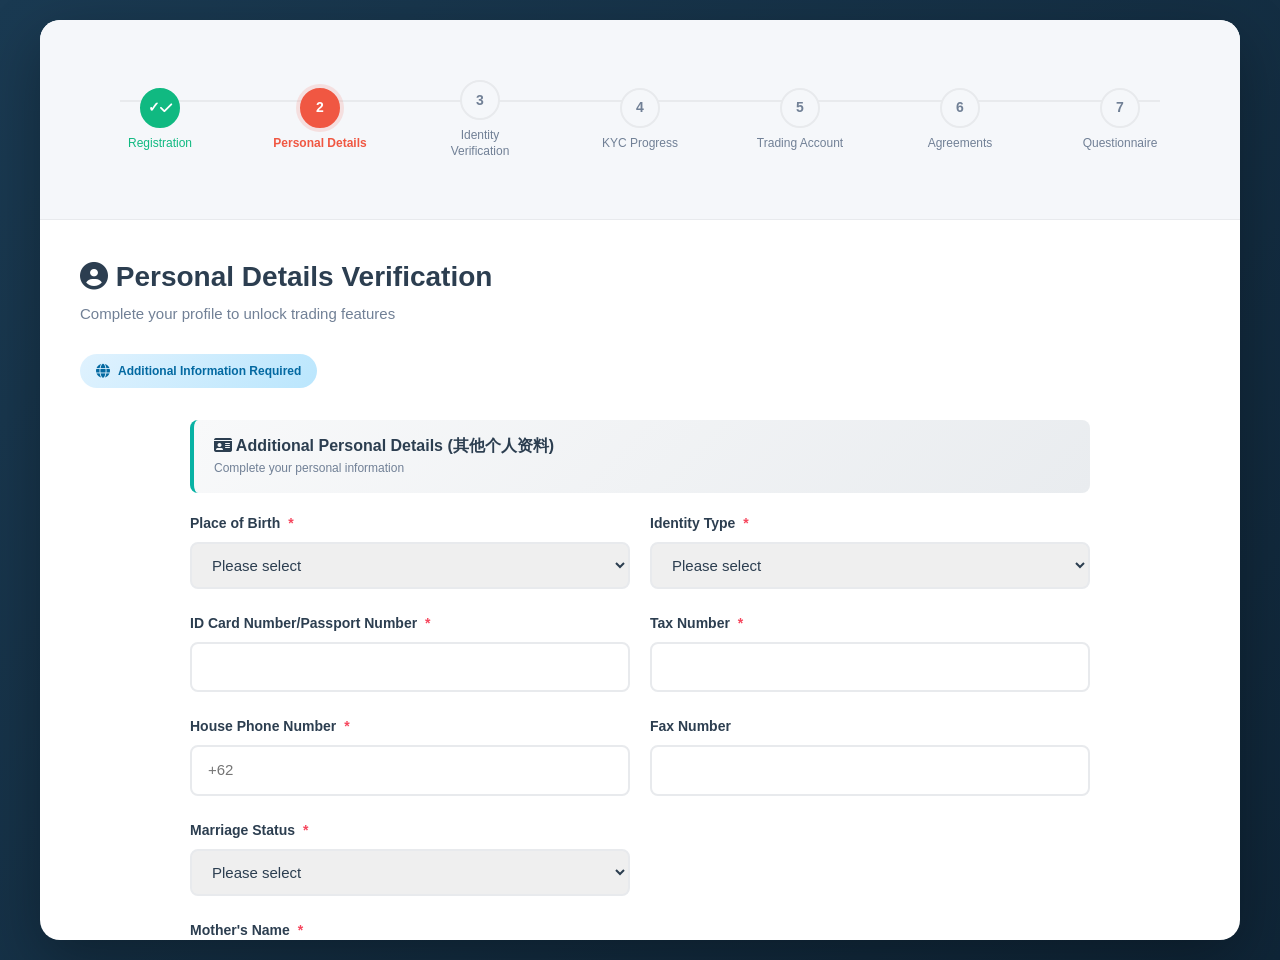
<file: kyc-individual-personal-info.html>
<!DOCTYPE html>
<html lang="en">
<head>
    <meta charset="UTF-8">
    <meta name="viewport" content="width=device-width, initial-scale=1.0">
    <meta http-equiv="X-UA-Compatible" content="ie=edge">
    <title>Personal Details - Individual Web Setting</title>

    <!-- Favicon -->
    <link rel="icon" type="image/png" href="data:image/svg+xml,<svg xmlns='http://www.w3.org/2000/svg' viewBox='0 0 100 100'><text y='.9em' font-size='90'>🛡️</text></svg>">

    <!-- Bootstrap CSS -->
    <link href="https://cdn.jsdelivr.net/npm/bootstrap@5.3.0/dist/css/bootstrap.min.css" rel="stylesheet">

    <!-- Font Awesome -->
    <link rel="stylesheet" href="https://cdnjs.cloudflare.com/ajax/libs/font-awesome/6.4.0/css/all.min.css">

    <!-- Custom CSS -->
    <link rel="stylesheet" href="assets/css/variables.css">
    <link rel="stylesheet" href="assets/css/onboarding-flow.css">

    <style>
        /* Match onboarding.html exactly */
        :root {
            --vantage-primary: #F05742;
            --vantage-primary-dark: #D94632;
            --vantage-primary-light: #FF6B52;
            --vantage-secondary: #1A3A52;
            --vantage-accent: #FDB515;
            --vantage-dark: #0F1419;
            --vantage-gray: #4A5568;
            --vantage-light-gray: #EDF2F7;
        }

        body {
            background: linear-gradient(135deg, var(--vantage-secondary) 0%, #0F2537 100%);
            min-height: 100vh;
            display: flex;
            align-items: center;
            justify-content: center;
            padding: 20px;
            font-family: -apple-system, BlinkMacSystemFont, "Segoe UI", Roboto, "Helvetica Neue", Arial, sans-serif;
        }

        .onboarding-wrapper {
            width: 100%;
            max-width: 1200px;
            margin: 0 auto;
        }

        .onboarding-container {
            background: white;
            border-radius: 20px;
            box-shadow: 0 20px 60px rgba(0, 0, 0, 0.3);
            overflow: hidden;
        }

        .progress-bar-wrapper {
            background: #f5f7fa;
            padding: 20px;
            border-bottom: 1px solid #e8eaed;
        }

        .content-wrapper {
            padding: 40px;
            max-height: 80vh;
            overflow-y: auto;
        }

        /* Additional Web Setting Badge */
        .web-setting-badge {
            display: inline-flex;
            align-items: center;
            gap: 8px;
            background: linear-gradient(135deg, #E0F2FE 0%, #BAE6FD 100%);
            color: #0369A1;
            padding: 8px 16px;
            border-radius: 20px;
            font-size: 12px;
            font-weight: 600;
            margin-top: 12px;
        }

        .web-setting-badge i {
            font-size: 14px;
        }

        /* Section Headers */
        .form-section-header {
            background: linear-gradient(135deg, #F8F9FA 0%, #E9ECEF 100%);
            padding: 16px 20px;
            border-radius: 8px;
            margin: 32px 0 20px 0;
            border-left: 4px solid #08B2A4;
        }

        .form-section-header h3 {
            margin: 0;
            font-size: 16px;
            font-weight: 600;
            color: #2C3E50;
        }

        .form-section-header p {
            margin: 4px 0 0 0;
            font-size: 12px;
            color: #718096;
        }

        /* Two-column layout */
        .form-row-2col {
            display: grid;
            grid-template-columns: 1fr 1fr;
            gap: 20px;
        }

        @media (max-width: 768px) {
            .form-row-2col {
                grid-template-columns: 1fr;
            }
        }

        /* Conditional fields */
        .conditional-field {
            margin-left: 24px;
            padding-left: 20px;
            border-left: 3px solid #E8EAED;
        }

        /* Input with unit suffix */
        .input-with-unit {
            display: flex;
            gap: 8px;
            align-items: center;
        }

        .input-with-unit input {
            flex: 1;
        }

        .input-with-unit select {
            width: auto;
            min-width: 100px;
        }

        .input-with-unit .unit-label {
            color: #718096;
            font-size: 13px;
            white-space: nowrap;
        }

        /* Radio group */
        .radio-group {
            display: flex;
            gap: 24px;
            margin-top: 8px;
        }

        .radio-group label {
            display: flex;
            align-items: center;
            gap: 8px;
            cursor: pointer;
            font-size: 14px;
            color: #2C3E50;
        }

        .radio-group input[type="radio"] {
            cursor: pointer;
        }
    </style>
</head>
<body>
    <div class="onboarding-wrapper">
        <div class="onboarding-container">
            <!-- Progress Bar with Stepper -->
            <div class="progress-bar-wrapper">
                <div class="onboarding-stepper" id="onboardingStepper">
                    <!-- Stepper will be rendered here -->
                </div>
            </div>

            <!-- Main Content -->
            <div class="content-wrapper">
                <div id="onboardingStageContainer">
                    <!-- Stage Header -->
                    <div class="stage-header">
                        <h2 class="stage-title">
                            <i class="fas fa-user-circle"></i> Personal Details Verification
                        </h2>
                        <p class="stage-subtitle">Complete your profile to unlock trading features</p>
                        <div class="web-setting-badge">
                            <i class="fas fa-globe"></i>
                            Additional Information Required
                        </div>
                    </div>

                    <!-- Stage Content -->
                    <div class="stage-content" style="max-width: 900px; margin: 0 auto;">
                        <form id="externalPersonalInfoForm">

                            <!-- Section 1: Additional Personal Details -->
                            <div class="form-section-header">
                                <h3><i class="fas fa-id-card"></i> Additional Personal Details (其他个人资料)</h3>
                                <p>Complete your personal information</p>
                            </div>

                            <div class="form-row-2col">
                                <div class="onboarding-form-group">
                                    <label class="onboarding-form-label">
                                        Place of Birth <span class="required">*</span>
                                    </label>
                                    <select class="onboarding-form-input" id="placeOfBirth" name="placeOfBirth" required>
                                        <option value="">Please select</option>
                                    </select>
                                </div>

                                <div class="onboarding-form-group">
                                    <label class="onboarding-form-label">
                                        Identity Type <span class="required">*</span>
                                    </label>
                                    <select class="onboarding-form-input" id="identityType" name="identityType" required onchange="toggleIdentityUpload()">
                                        <option value="">Please select</option>
                                        <option value="KTP">KTP Identity Card</option>
                                        <option value="Passport">Passport</option>
                                    </select>
                                </div>
                            </div>

                            <div class="form-row-2col">
                                <div class="onboarding-form-group">
                                    <label class="onboarding-form-label">
                                        ID Card Number/Passport Number <span class="required">*</span>
                                    </label>
                                    <input type="text" class="onboarding-form-input" id="idNumber" name="idNumber" required>
                                </div>

                                <div class="onboarding-form-group">
                                    <label class="onboarding-form-label">
                                        Tax Number <span class="required">*</span>
                                    </label>
                                    <input type="text" class="onboarding-form-input" id="taxNumber" name="taxNumber" required>
                                </div>
                            </div>

                            <div class="form-row-2col">
                                <div class="onboarding-form-group">
                                    <label class="onboarding-form-label">
                                        House Phone Number <span class="required">*</span>
                                    </label>
                                    <input type="tel" class="onboarding-form-input" id="housePhone" name="housePhone" placeholder="+62" required>
                                </div>

                                <div class="onboarding-form-group">
                                    <label class="onboarding-form-label">
                                        Fax Number
                                    </label>
                                    <input type="text" class="onboarding-form-input" id="faxNumber" name="faxNumber">
                                </div>
                            </div>

                            <div class="form-row-2col">
                                <div class="onboarding-form-group">
                                    <label class="onboarding-form-label">
                                        Marriage Status <span class="required">*</span>
                                    </label>
                                    <select class="onboarding-form-input" id="marriageStatus" name="marriageStatus" required onchange="toggleSpouseName()">
                                        <option value="">Please select</option>
                                        <option value="Single">单身 | Single</option>
                                        <option value="Married">已婚 | Married</option>
                                        <option value="Divorced">离异 | Divorced</option>
                                        <option value="Widower">鳏寡 | Widower</option>
                                    </select>
                                </div>

                                <div class="onboarding-form-group" id="spouseNameGroup" style="display: none;">
                                    <label class="onboarding-form-label">
                                        Spouse Name <span class="required">*</span>
                                    </label>
                                    <input type="text" class="onboarding-form-input" id="spouseName" name="spouseName">
                                </div>
                            </div>

                            <div class="onboarding-form-group">
                                <label class="onboarding-form-label">
                                    Mother's Name <span class="required">*</span>
                                </label>
                                <input type="text" class="onboarding-form-input" id="motherName" name="motherName" required>
                            </div>

                            <!-- Section 2: Residential Address -->
                            <div class="form-section-header">
                                <h3><i class="fas fa-home"></i> Residential Address (居住信息)</h3>
                                <p>Your current residential information</p>
                            </div>

                            <div class="onboarding-form-group">
                                <label class="onboarding-form-label">
                                    Residence Address <span class="required">*</span>
                                </label>
                                <input type="text" class="onboarding-form-input" id="residenceAddress" name="residenceAddress" placeholder="Including house number, address line" required>
                            </div>

                            <div class="onboarding-form-group">
                                <label class="onboarding-form-label">
                                    Postcode <span class="required">*</span>
                                </label>
                                <input type="text" class="onboarding-form-input" id="postcode" name="postcode" required>
                            </div>

                            <!-- Section 3: Others Information -->
                            <div class="form-section-header">
                                <h3><i class="fas fa-info-circle"></i> Others Information (其他信息)</h3>
                                <p>Additional account and experience information</p>
                            </div>

                            <div class="form-row-2col">
                                <div class="onboarding-form-group">
                                    <label class="onboarding-form-label">
                                        Home Ownership Type <span class="required">*</span>
                                    </label>
                                    <select class="onboarding-form-input" id="homeOwnership" name="homeOwnership" required>
                                        <option value="">Please select</option>
                                        <option value="Personal">个人 | Personal</option>
                                        <option value="Family">家庭 | Family</option>
                                        <option value="Rent">租屋 | Rent</option>
                                        <option value="Others">其他 | Others</option>
                                    </select>
                                </div>

                                <div class="onboarding-form-group">
                                    <label class="onboarding-form-label">
                                        Trading Account Opening Purpose <span class="required">*</span>
                                    </label>
                                    <select class="onboarding-form-input" id="tradingPurpose" name="tradingPurpose" required>
                                        <option value="">Please select</option>
                                        <option value="Hedging">对冲 | Hedging</option>
                                        <option value="Gain">盈利 | Gain</option>
                                        <option value="Speculative">投资 | Speculative</option>
                                        <option value="Others">其他 | Others</option>
                                    </select>
                                </div>
                            </div>

                            <div class="onboarding-form-group">
                                <label class="onboarding-form-label">
                                    Trading Experience <span class="required">*</span>
                                </label>
                                <div class="radio-group">
                                    <label>
                                        <input type="radio" name="tradingExperience" value="Yes" onchange="toggleTradingExperienceDetails()">
                                        是 | Yes
                                    </label>
                                    <label>
                                        <input type="radio" name="tradingExperience" value="No" onchange="toggleTradingExperienceDetails()" checked>
                                        否 | No
                                    </label>
                                </div>
                            </div>

                            <div class="onboarding-form-group conditional-field" id="tradingExperienceDetails" style="display: none;">
                                <label class="onboarding-form-label">
                                    Please specify your trading experience
                                </label>
                                <textarea class="onboarding-form-input" id="tradingExperienceText" name="tradingExperienceText" rows="3"></textarea>
                            </div>

                            <div class="onboarding-form-group">
                                <label class="onboarding-form-label">
                                    Have you been declared bankrupt / Exchange House / Clearing House? <span class="required">*</span>
                                </label>
                                <div class="radio-group">
                                    <label>
                                        <input type="radio" name="bankruptcyExchange" value="Yes">
                                        是 | Yes
                                    </label>
                                    <label>
                                        <input type="radio" name="bankruptcyExchange" value="No" checked>
                                        否 | No
                                    </label>
                                </div>
                            </div>

                            <div class="onboarding-form-group">
                                <label class="onboarding-form-label">
                                    Have you been declared bankrupt by the court within 5 years? <span class="required">*</span>
                                </label>
                                <div class="radio-group">
                                    <label>
                                        <input type="radio" name="bankruptcyCourt" value="Yes">
                                        是 | Yes
                                    </label>
                                    <label>
                                        <input type="radio" name="bankruptcyCourt" value="No" checked>
                                        否 | No
                                    </label>
                                </div>
                            </div>

                            <!-- Section 4: Emergency Contact Information -->
                            <div class="form-section-header">
                                <h3><i class="fas fa-phone-alt"></i> Emergency Contact Information (紧急联系人)</h3>
                                <p>Person to contact in case of emergency</p>
                            </div>

                            <div class="form-row-2col">
                                <div class="onboarding-form-group">
                                    <label class="onboarding-form-label">
                                        Full Name <span class="required">*</span>
                                    </label>
                                    <input type="text" class="onboarding-form-input" id="emergencyName" name="emergencyName" required>
                                </div>

                                <div class="onboarding-form-group">
                                    <label class="onboarding-form-label">
                                        Phone Number <span class="required">*</span>
                                    </label>
                                    <input type="tel" class="onboarding-form-input" id="emergencyPhone" name="emergencyPhone" placeholder="+62" required>
                                </div>
                            </div>

                            <div class="onboarding-form-group">
                                <label class="onboarding-form-label">
                                    Residence Address <span class="required">*</span>
                                </label>
                                <input type="text" class="onboarding-form-input" id="emergencyAddress" name="emergencyAddress" required>
                            </div>

                            <div class="form-row-2col">
                                <div class="onboarding-form-group">
                                    <label class="onboarding-form-label">
                                        Postal Code <span class="required">*</span>
                                    </label>
                                    <input type="text" class="onboarding-form-input" id="emergencyPostcode" name="emergencyPostcode" required>
                                </div>

                                <div class="onboarding-form-group">
                                    <label class="onboarding-form-label">
                                        Relationship <span class="required">*</span>
                                    </label>
                                    <select class="onboarding-form-input" id="emergencyRelationship" name="emergencyRelationship" required onchange="toggleEmergencyRelationshipOther()">
                                        <option value="">Please select</option>
                                        <option value="Parent">Parent</option>
                                        <option value="Spouse">Spouse</option>
                                        <option value="Sibling">Sibling</option>
                                        <option value="Child">Child</option>
                                        <option value="Relative">Relative</option>
                                        <option value="Friend">Friend</option>
                                        <option value="Colleague">Colleague</option>
                                        <option value="Other">Other</option>
                                    </select>
                                </div>
                            </div>

                            <div class="onboarding-form-group conditional-field" id="emergencyRelationshipOtherGroup" style="display: none;">
                                <label class="onboarding-form-label">
                                    Please specify relationship <span class="required">*</span>
                                </label>
                                <input type="text" class="onboarding-form-input" id="emergencyRelationshipOther" name="emergencyRelationshipOther">
                            </div>

                            <!-- Section 5: Occupation Information -->
                            <div class="form-section-header">
                                <h3><i class="fas fa-briefcase"></i> Occupation Information (职业信息)</h3>
                                <p>Your employment and professional information</p>
                            </div>

                            <div class="form-row-2col">
                                <div class="onboarding-form-group">
                                    <label class="onboarding-form-label">
                                        Occupation <span class="required">*</span>
                                    </label>
                                    <select class="onboarding-form-input" id="occupation" name="occupation" required onchange="toggleOccupationOther()">
                                        <option value="">Please select</option>
                                        <option value="Private Sector Employee">Private Sector Employee</option>
                                        <option value="Self-Employed / Entrepreneur">Self-Employed / Entrepreneur</option>
                                        <option value="Homemaker">Homemaker</option>
                                        <option value="Professional">Professional</option>
                                        <option value="Government Employee">Government Employee</option>
                                        <option value="Student">Student</option>
                                        <option value="Other">Other</option>
                                    </select>
                                </div>

                                <div class="onboarding-form-group">
                                    <label class="onboarding-form-label">
                                        Company Name <span class="required">*</span>
                                    </label>
                                    <input type="text" class="onboarding-form-input" id="companyName" name="companyName" required>
                                </div>
                            </div>

                            <div class="onboarding-form-group conditional-field" id="occupationOtherGroup" style="display: none;">
                                <label class="onboarding-form-label">
                                    Please specify occupation <span class="required">*</span>
                                </label>
                                <input type="text" class="onboarding-form-input" id="occupationOther" name="occupationOther">
                            </div>

                            <div class="form-row-2col">
                                <div class="onboarding-form-group">
                                    <label class="onboarding-form-label">
                                        Industry <span class="required">*</span>
                                    </label>
                                    <input type="text" class="onboarding-form-input" id="industry" name="industry" required>
                                </div>

                                <div class="onboarding-form-group">
                                    <label class="onboarding-form-label">
                                        Role <span class="required">*</span>
                                    </label>
                                    <input type="text" class="onboarding-form-input" id="role" name="role" required>
                                </div>
                            </div>

                            <div class="form-row-2col">
                                <div class="onboarding-form-group">
                                    <label class="onboarding-form-label">
                                        How long have you been working in your current company? <span class="required">*</span>
                                    </label>
                                    <div class="input-with-unit">
                                        <input type="number" class="onboarding-form-input" id="currentCompanyYears" name="currentCompanyYears" min="0" required>
                                        <span class="unit-label">年 (Years)</span>
                                    </div>
                                </div>

                                <div class="onboarding-form-group">
                                    <label class="onboarding-form-label">
                                        How long have you been working in your previous company? <span class="required">*</span>
                                    </label>
                                    <div class="input-with-unit">
                                        <input type="number" class="onboarding-form-input" id="previousCompanyYears" name="previousCompanyYears" min="0" required>
                                        <span class="unit-label">年 (Years)</span>
                                    </div>
                                </div>
                            </div>

                            <div class="onboarding-form-group">
                                <label class="onboarding-form-label">
                                    Company Address <span class="required">*</span>
                                </label>
                                <input type="text" class="onboarding-form-input" id="companyAddress" name="companyAddress" required>
                            </div>

                            <div class="form-row-2col">
                                <div class="onboarding-form-group">
                                    <label class="onboarding-form-label">
                                        Company Postcode <span class="required">*</span>
                                    </label>
                                    <input type="text" class="onboarding-form-input" id="companyPostcode" name="companyPostcode" required>
                                </div>

                                <div class="onboarding-form-group">
                                    <label class="onboarding-form-label">
                                        Company Phone Number <span class="required">*</span>
                                    </label>
                                    <input type="tel" class="onboarding-form-input" id="companyPhone" name="companyPhone" placeholder="+62" required>
                                </div>
                            </div>

                            <div class="onboarding-form-group">
                                <label class="onboarding-form-label">
                                    Fax Number
                                </label>
                                <input type="text" class="onboarding-form-input" id="companyFax" name="companyFax">
                            </div>

                            <!-- Section 6: Wealth Information -->
                            <div class="form-section-header">
                                <h3><i class="fas fa-chart-line"></i> Wealth Information (资产信息)</h3>
                                <p>Your financial and asset information</p>
                            </div>

                            <div class="form-row-2col">
                                <div class="onboarding-form-group">
                                    <label class="onboarding-form-label">
                                        Annual Income <span class="required">*</span>
                                    </label>
                                    <select class="onboarding-form-input" id="annualIncome" name="annualIncome" required>
                                        <option value="">Please select</option>
                                        <option value="100-250M">between IDR 100-250 million</option>
                                        <option value="250-500M">between IDR 250-500 million</option>
                                        <option value="500M+">above IDR 500 million</option>
                                    </select>
                                </div>

                                <div class="onboarding-form-group">
                                    <label class="onboarding-form-label">
                                        Invested Location
                                    </label>
                                    <input type="text" class="onboarding-form-input" id="investedLocation" name="investedLocation">
                                </div>
                            </div>

                            <div class="form-row-2col">
                                <div class="onboarding-form-group">
                                    <label class="onboarding-form-label">
                                        Tax Object Selling Value (Assessed Property Value) <span class="required">*</span>
                                    </label>
                                    <input type="number" class="onboarding-form-input" id="propertyValue" name="propertyValue" min="0" required>
                                </div>

                                <div class="onboarding-form-group">
                                    <label class="onboarding-form-label">
                                        Time Deposit
                                    </label>
                                    <input type="number" class="onboarding-form-input" id="timeDeposit" name="timeDeposit" min="0">
                                </div>
                            </div>

                            <div class="onboarding-form-group">
                                <label class="onboarding-form-label">
                                    Amount
                                </label>
                                <div class="input-with-unit">
                                    <input type="number" class="onboarding-form-input" id="amount" name="amount" min="0">
                                    <span class="unit-label">IDR</span>
                                </div>
                            </div>

                        </form>
                    </div>
                </div>

                <!-- Navigation Buttons (matching onboarding.html) -->
                <div class="onboarding-navigation" id="onboardingNavigation">
                    <div class="nav-buttons">
                        <button type="button" class="btn-skip" id="btnPrevious" style="visibility: hidden;">
                            <i class="fas fa-arrow-left"></i> Previous
                        </button>
                        <button type="button" class="btn-onboarding-primary" id="btnNext">
                            Continue <i class="fas fa-arrow-right"></i>
                        </button>
                    </div>
                </div>
            </div>
        </div>
    </div>

    <!-- Toast Container -->
    <div class="toast-container" id="toastContainer"></div>

    <!-- jQuery -->
    <script src="https://code.jquery.com/jquery-3.7.0.min.js"></script>

    <script>
        // Toast notification function (same as onboarding.html)
        window.showToast = function(message, type = 'success') {
            const $toast = $(`
                <div class="toast toast-${type}">
                    <i class="fas ${type === 'success' ? 'fa-check-circle' : type === 'error' ? 'fa-times-circle' : 'fa-info-circle'}"></i>
                    <span>${message}</span>
                    <button class="toast-close">&times;</button>
                </div>
            `);

            $('#toastContainer').append($toast);

            // Auto remove after 5 seconds
            setTimeout(function() {
                $toast.fadeOut(300, function() {
                    $(this).remove();
                });
            }, 5000);

            // Manual close
            $toast.find('.toast-close').on('click', function() {
                $toast.fadeOut(300, function() {
                    $(this).remove();
                });
            });
        };

        // Conditional field toggles
        function toggleSpouseName() {
            const marriageStatus = $('#marriageStatus').val();
            const $spouseGroup = $('#spouseNameGroup');
            const $spouseInput = $('#spouseName');

            if (marriageStatus === 'Married') {
                $spouseGroup.show();
                $spouseInput.prop('required', true);
            } else {
                $spouseGroup.hide();
                $spouseInput.prop('required', false);
                $spouseInput.val('');
            }
        }

        function toggleTradingExperienceDetails() {
            const hasExperience = $('input[name="tradingExperience"]:checked').val() === 'Yes';
            const $detailsGroup = $('#tradingExperienceDetails');
            const $detailsInput = $('#tradingExperienceText');

            if (hasExperience) {
                $detailsGroup.show();
                $detailsInput.prop('required', true);
            } else {
                $detailsGroup.hide();
                $detailsInput.prop('required', false);
                $detailsInput.val('');
            }
        }

        function toggleEmergencyRelationshipOther() {
            const relationship = $('#emergencyRelationship').val();
            const $otherGroup = $('#emergencyRelationshipOtherGroup');
            const $otherInput = $('#emergencyRelationshipOther');

            if (relationship === 'Other') {
                $otherGroup.show();
                $otherInput.prop('required', true);
            } else {
                $otherGroup.hide();
                $otherInput.prop('required', false);
                $otherInput.val('');
            }
        }

        function toggleOccupationOther() {
            const occupation = $('#occupation').val();
            const $otherGroup = $('#occupationOtherGroup');
            const $otherInput = $('#occupationOther');

            if (occupation === 'Other') {
                $otherGroup.show();
                $otherInput.prop('required', true);
            } else {
                $otherGroup.hide();
                $otherInput.prop('required', false);
                $otherInput.val('');
            }
        }

        function toggleIdentityUpload() {
            const identityType = $('#identityType').val();
            // Future: Add upload functionality if needed
            console.log('Identity type selected:', identityType);
        }

        $(document).ready(function() {
            // Get parameters from URL
            const urlParams = new URLSearchParams(window.location.search);
            const sessionToken = urlParams.get('session');
            const returnUrl = urlParams.get('returnUrl') || '/onboarding.html';

            console.log('🌐 Individual Web Setting page loaded');
            console.log('   Session token:', sessionToken);
            console.log('   Return URL:', returnUrl);

            // Render stepper (matching onboarding.html Stage 2)
            renderStepper();

            // Load dropdowns
            loadDropdowns();

            // Load saved data from default form if exists
            loadSavedData(sessionToken);

            // Handle form submission
            $('#btnNext').on('click', function(e) {
                e.preventDefault();
                submitForm();
            });

            $('#externalPersonalInfoForm').on('submit', function(e) {
                e.preventDefault();
                submitForm();
            });
        });

        function renderStepper() {
            const stages = [
                { number: 1, name: 'Registration', status: 'completed' },
                { number: 2, name: 'Personal Details', status: 'active' },
                { number: 3, name: 'Identity Verification', status: '' },
                { number: 4, name: 'KYC Progress', status: '' },
                { number: 5, name: 'Trading Account', status: '' },
                { number: 6, name: 'Agreements', status: '' },
                { number: 7, name: 'Questionnaire', status: '' }
            ];

            let html = '';
            stages.forEach(stage => {
                const statusClass = stage.status === 'completed' ? 'completed' : (stage.status === 'active' ? 'active' : '');
                html += `
                    <div class="stepper-step ${statusClass}">
                        <div class="stepper-circle">${stage.status === 'completed' ? '<i class="fas fa-check"></i>' : stage.number}</div>
                        <div class="stepper-label">${stage.name}</div>
                    </div>
                `;
            });

            $('#onboardingStepper').html(html);
        }

        function loadDropdowns() {
            // Load countries for Place of Birth
            fetch('assets/data/countries.json')
                .then(res => res.json())
                .then(countries => {
                    countries.forEach(country => {
                        $('#placeOfBirth').append(`<option value="${country.name}">${country.name}</option>`);
                    });
                })
                .catch(err => console.error('Failed to load countries:', err));
        }

        function loadSavedData(sessionToken) {
            // Load data from localStorage (default form data)
            try {
                const sessionData = localStorage.getItem('onboardingSession');
                if (sessionData) {
                    const session = JSON.parse(sessionData);
                    const personalInfo = session.userData?.personalInfo || {};

                    console.log('📋 Loading saved personal info from default form:', personalInfo);

                    // Pre-fill basic fields from default form (if they exist)
                    // Note: This H5 page has different/additional fields, so we don't pre-fill everything
                }
            } catch (error) {
                console.error('Failed to load saved data:', error);
            }
        }

        function submitForm() {
            const $form = $('#externalPersonalInfoForm');

            // Validate form
            if (!$form[0].checkValidity()) {
                $form[0].reportValidity();
                return;
            }

            // Collect all form data
            const formData = {
                // Section 1: Additional Personal Details
                placeOfBirth: $('#placeOfBirth').val(),
                identityType: $('#identityType').val(),
                idNumber: $('#idNumber').val(),
                taxNumber: $('#taxNumber').val(),
                housePhone: $('#housePhone').val(),
                faxNumber: $('#faxNumber').val(),
                marriageStatus: $('#marriageStatus').val(),
                spouseName: $('#spouseName').val(),
                motherName: $('#motherName').val(),

                // Section 2: Residential Address
                residenceAddress: $('#residenceAddress').val(),
                postcode: $('#postcode').val(),

                // Section 3: Others Information
                homeOwnership: $('#homeOwnership').val(),
                tradingPurpose: $('#tradingPurpose').val(),
                tradingExperience: $('input[name="tradingExperience"]:checked').val(),
                tradingExperienceText: $('#tradingExperienceText').val(),
                bankruptcyExchange: $('input[name="bankruptcyExchange"]:checked').val(),
                bankruptcyCourt: $('input[name="bankruptcyCourt"]:checked').val(),

                // Section 4: Emergency Contact
                emergencyName: $('#emergencyName').val(),
                emergencyPhone: $('#emergencyPhone').val(),
                emergencyAddress: $('#emergencyAddress').val(),
                emergencyPostcode: $('#emergencyPostcode').val(),
                emergencyRelationship: $('#emergencyRelationship').val(),
                emergencyRelationshipOther: $('#emergencyRelationshipOther').val(),

                // Section 5: Occupation Information
                occupation: $('#occupation').val(),
                occupationOther: $('#occupationOther').val(),
                companyName: $('#companyName').val(),
                industry: $('#industry').val(),
                role: $('#role').val(),
                currentCompanyYears: $('#currentCompanyYears').val(),
                previousCompanyYears: $('#previousCompanyYears').val(),
                companyAddress: $('#companyAddress').val(),
                companyPostcode: $('#companyPostcode').val(),
                companyPhone: $('#companyPhone').val(),
                companyFax: $('#companyFax').val(),

                // Section 6: Wealth Information
                annualIncome: $('#annualIncome').val(),
                investedLocation: $('#investedLocation').val(),
                propertyValue: $('#propertyValue').val(),
                timeDeposit: $('#timeDeposit').val(),
                amount: $('#amount').val()
            };

            console.log('✅ Personal info collected from H5 page:', formData);

            // Save to localStorage (merge with existing data)
            try {
                const sessionData = localStorage.getItem('onboardingSession');
                if (sessionData) {
                    const session = JSON.parse(sessionData);

                    // Merge with existing personal info
                    session.userData.personalInfo = {
                        ...session.userData.personalInfo,
                        ...formData,
                        h5VerificationCompleted: true
                    };

                    localStorage.setItem('onboardingSession', JSON.stringify(session));
                    console.log('💾 H5 data merged with session data');
                }
            } catch (error) {
                console.error('Failed to save session data:', error);
            }

            // Show success message
            showToast('Personal information saved successfully!', 'success');

            // Return to main flow after 1 second
            setTimeout(() => {
                const urlParams = new URLSearchParams(window.location.search);
                const sessionToken = urlParams.get('session');
                const returnUrl = urlParams.get('returnUrl') || '/onboarding.html';

                window.location.href = returnUrl + '?session=' + sessionToken + '&completed=personalInfo';
            }, 1000);
        }
    </script>
</body>
</html>
</file>
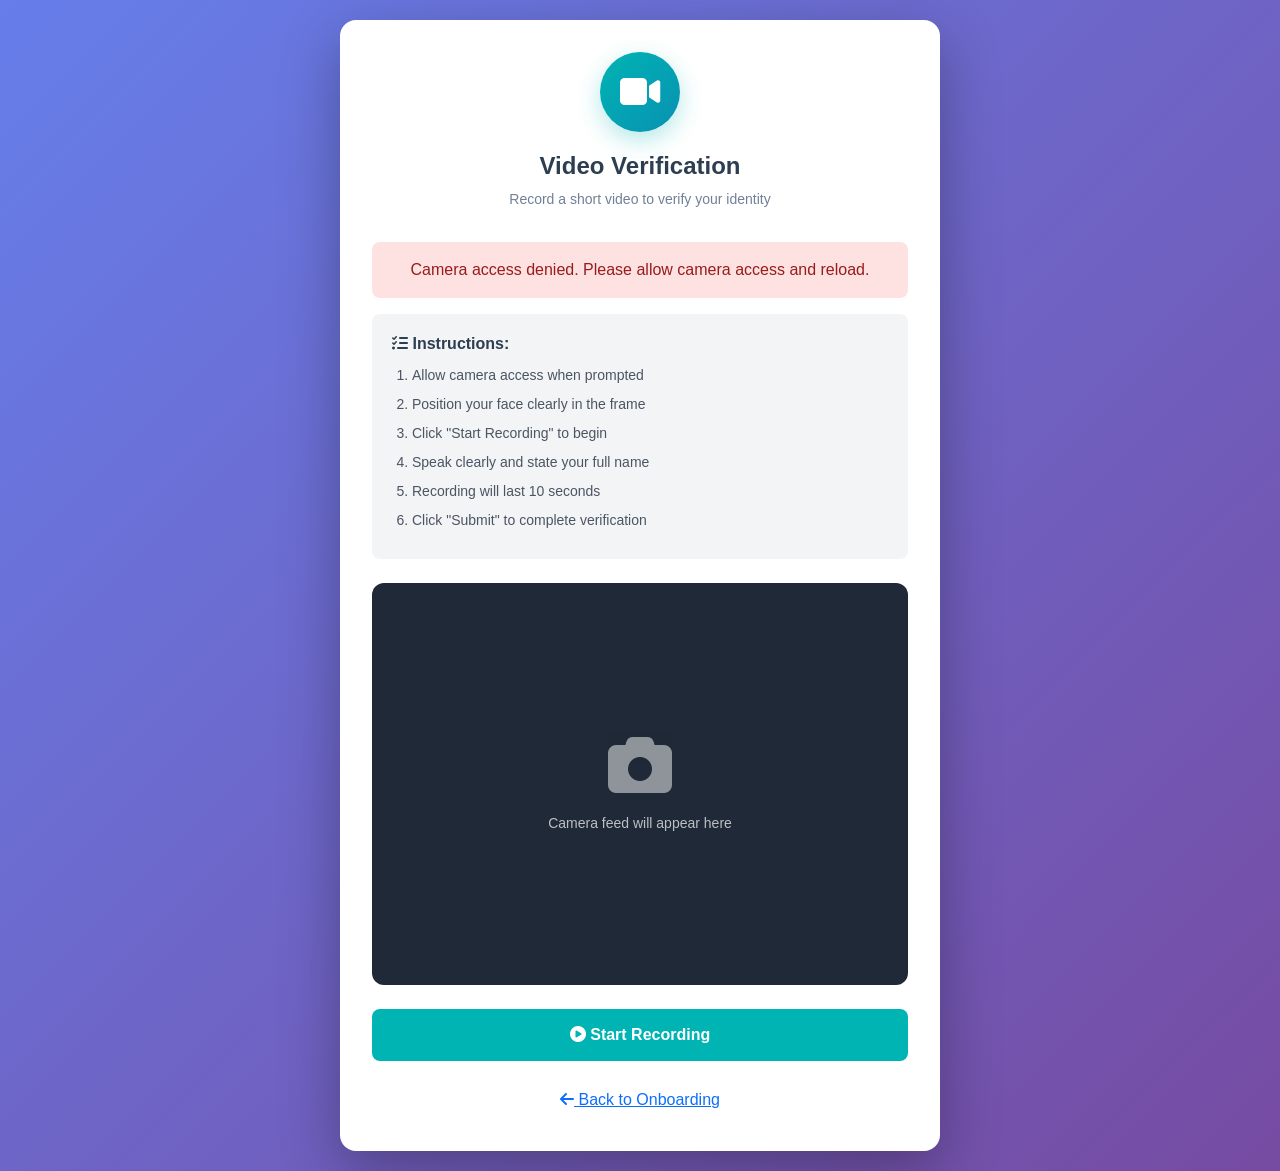
<file: kyc-video-verification.html>
<!DOCTYPE html>
<html lang="en">
<head>
    <meta charset="UTF-8">
    <meta name="viewport" content="width=device-width, initial-scale=1.0">
    <title>Video Verification - KYC</title>

    <!-- Bootstrap CSS -->
    <link href="https://cdn.jsdelivr.net/npm/bootstrap@5.3.0/dist/css/bootstrap.min.css" rel="stylesheet">

    <!-- Font Awesome -->
    <link rel="stylesheet" href="https://cdnjs.cloudflare.com/ajax/libs/font-awesome/6.4.0/css/all.min.css">

    <style>
        :root {
            --primary-color: #00B4B4;
            --secondary-color: #2C3E50;
            --success-color: #10B981;
            --danger-color: #EF4444;
            --warning-color: #F59E0B;
        }

        body {
            font-family: -apple-system, BlinkMacSystemFont, 'Segoe UI', Roboto, 'Helvetica Neue', Arial, sans-serif;
            background: linear-gradient(135deg, #667eea 0%, #764ba2 100%);
            min-height: 100vh;
            padding: 20px;
        }

        .verification-container {
            max-width: 600px;
            margin: 0 auto;
        }

        .verification-card {
            background: white;
            border-radius: 16px;
            padding: 32px;
            box-shadow: 0 20px 60px rgba(0, 0, 0, 0.3);
        }

        .header-section {
            text-align: center;
            margin-bottom: 32px;
        }

        .header-icon {
            width: 80px;
            height: 80px;
            background: linear-gradient(135deg, var(--primary-color), #0891b2);
            border-radius: 50%;
            display: flex;
            align-items: center;
            justify-content: center;
            margin: 0 auto 20px;
            box-shadow: 0 8px 24px rgba(0, 180, 180, 0.3);
        }

        .header-icon i {
            font-size: 36px;
            color: white;
        }

        .header-title {
            font-size: 24px;
            font-weight: 700;
            color: var(--secondary-color);
            margin-bottom: 8px;
        }

        .header-subtitle {
            font-size: 14px;
            color: #718096;
        }

        .video-container {
            position: relative;
            width: 100%;
            padding-bottom: 75%; /* 4:3 aspect ratio */
            background: #1F2937;
            border-radius: 12px;
            overflow: hidden;
            margin-bottom: 24px;
        }

        .video-placeholder {
            position: absolute;
            top: 0;
            left: 0;
            width: 100%;
            height: 100%;
            display: flex;
            flex-direction: column;
            align-items: center;
            justify-content: center;
            color: white;
        }

        .video-placeholder i {
            font-size: 64px;
            margin-bottom: 16px;
            opacity: 0.5;
        }

        .video-placeholder p {
            font-size: 14px;
            opacity: 0.7;
            margin: 0;
        }

        video {
            position: absolute;
            top: 0;
            left: 0;
            width: 100%;
            height: 100%;
            object-fit: cover;
        }

        .recording-indicator {
            position: absolute;
            top: 16px;
            left: 16px;
            background: rgba(239, 68, 68, 0.9);
            color: white;
            padding: 8px 16px;
            border-radius: 20px;
            font-size: 12px;
            font-weight: 600;
            display: none;
            align-items: center;
            gap: 8px;
        }

        .recording-indicator.active {
            display: flex;
        }

        .recording-dot {
            width: 8px;
            height: 8px;
            background: white;
            border-radius: 50%;
            animation: pulse 1.5s infinite;
        }

        @keyframes pulse {
            0%, 100% { opacity: 1; }
            50% { opacity: 0.3; }
        }

        .instructions {
            background: #F3F4F6;
            border-radius: 8px;
            padding: 20px;
            margin-bottom: 24px;
        }

        .instructions h4 {
            font-size: 16px;
            font-weight: 600;
            color: var(--secondary-color);
            margin-bottom: 12px;
        }

        .instructions ol {
            margin: 0;
            padding-left: 20px;
        }

        .instructions li {
            font-size: 14px;
            color: #4B5563;
            margin-bottom: 8px;
        }

        .action-buttons {
            display: flex;
            gap: 12px;
        }

        .btn-custom {
            flex: 1;
            padding: 14px;
            font-size: 16px;
            font-weight: 600;
            border-radius: 8px;
            border: none;
            cursor: pointer;
            transition: all 0.3s;
        }

        .btn-start {
            background: var(--primary-color);
            color: white;
        }

        .btn-start:hover {
            background: #009a9a;
            transform: translateY(-2px);
            box-shadow: 0 4px 12px rgba(0, 180, 180, 0.3);
        }

        .btn-start:disabled {
            background: #CBD5E0;
            cursor: not-allowed;
            transform: none;
        }

        .btn-stop {
            background: var(--danger-color);
            color: white;
        }

        .btn-stop:hover {
            background: #dc2626;
        }

        .btn-submit {
            background: var(--success-color);
            color: white;
        }

        .btn-submit:hover {
            background: #059669;
        }

        .status-message {
            text-align: center;
            padding: 16px;
            border-radius: 8px;
            margin-bottom: 16px;
            display: none;
        }

        .status-message.success {
            background: #D1FAE5;
            color: #065F46;
        }

        .status-message.error {
            background: #FEE2E2;
            color: #991B1B;
        }

        .timer {
            text-align: center;
            font-size: 32px;
            font-weight: 700;
            color: var(--secondary-color);
            margin-bottom: 16px;
        }
    </style>
</head>
<body>
    <div class="verification-container">
        <div class="verification-card">
            <div class="header-section">
                <div class="header-icon">
                    <i class="fas fa-video"></i>
                </div>
                <h1 class="header-title">Video Verification</h1>
                <p class="header-subtitle">Record a short video to verify your identity</p>
            </div>

            <div class="status-message" id="statusMessage"></div>

            <div class="instructions">
                <h4><i class="fas fa-list-check"></i> Instructions:</h4>
                <ol>
                    <li>Allow camera access when prompted</li>
                    <li>Position your face clearly in the frame</li>
                    <li>Click "Start Recording" to begin</li>
                    <li>Speak clearly and state your full name</li>
                    <li>Recording will last 10 seconds</li>
                    <li>Click "Submit" to complete verification</li>
                </ol>
            </div>

            <div class="video-container">
                <div class="video-placeholder" id="placeholder">
                    <i class="fas fa-camera"></i>
                    <p>Camera feed will appear here</p>
                </div>
                <video id="videoElement" autoplay muted playsinline style="display: none;"></video>
                <div class="recording-indicator" id="recordingIndicator">
                    <span class="recording-dot"></span>
                    <span>RECORDING</span>
                </div>
            </div>

            <div class="timer" id="timer" style="display: none;">10</div>

            <div class="action-buttons">
                <button class="btn-custom btn-start" id="startBtn" onclick="startRecording()">
                    <i class="fas fa-play-circle"></i> Start Recording
                </button>
                <button class="btn-custom btn-stop" id="stopBtn" onclick="stopRecording()" style="display: none;">
                    <i class="fas fa-stop-circle"></i> Stop Recording
                </button>
                <button class="btn-custom btn-submit" id="submitBtn" onclick="submitVerification()" style="display: none;">
                    <i class="fas fa-check-circle"></i> Submit Verification
                </button>
            </div>

            <div style="text-align: center; margin-top: 20px;">
                <button class="btn btn-link" onclick="goBack()">
                    <i class="fas fa-arrow-left"></i> Back to Onboarding
                </button>
            </div>
        </div>
    </div>

    <script>
        let mediaStream = null;
        let mediaRecorder = null;
        let recordedChunks = [];
        let recordingTimeout = null;
        let timerInterval = null;
        let secondsLeft = 10;

        // Initialize camera on page load
        window.addEventListener('load', async () => {
            try {
                await initCamera();
            } catch (error) {
                showStatus('Camera access denied. Please allow camera access and reload.', 'error');
            }
        });

        async function initCamera() {
            try {
                mediaStream = await navigator.mediaDevices.getUserMedia({
                    video: {
                        width: { ideal: 1280 },
                        height: { ideal: 720 },
                        facingMode: 'user'
                    },
                    audio: true
                });

                const videoElement = document.getElementById('videoElement');
                videoElement.srcObject = mediaStream;
                videoElement.style.display = 'block';
                document.getElementById('placeholder').style.display = 'none';

                document.getElementById('startBtn').disabled = false;
                showStatus('Camera ready. Click "Start Recording" to begin.', 'success');
            } catch (error) {
                console.error('Error accessing camera:', error);
                showStatus('Failed to access camera: ' + error.message, 'error');
                throw error;
            }
        }

        function startRecording() {
            recordedChunks = [];
            secondsLeft = 10;

            // Setup media recorder
            mediaRecorder = new MediaRecorder(mediaStream, {
                mimeType: 'video/webm;codecs=vp9'
            });

            mediaRecorder.ondataavailable = (event) => {
                if (event.data.size > 0) {
                    recordedChunks.push(event.data);
                }
            };

            mediaRecorder.onstop = () => {
                console.log('Recording stopped, chunks:', recordedChunks.length);
                document.getElementById('submitBtn').style.display = 'block';
                showStatus('Recording complete! Click "Submit" to finish.', 'success');
            };

            // Start recording
            mediaRecorder.start();
            document.getElementById('recordingIndicator').classList.add('active');
            document.getElementById('startBtn').style.display = 'none';
            document.getElementById('stopBtn').style.display = 'block';
            document.getElementById('timer').style.display = 'block';
            showStatus('Recording in progress...', 'success');

            // Start countdown timer
            document.getElementById('timer').textContent = secondsLeft;
            timerInterval = setInterval(() => {
                secondsLeft--;
                document.getElementById('timer').textContent = secondsLeft;
                if (secondsLeft <= 0) {
                    clearInterval(timerInterval);
                }
            }, 1000);

            // Auto-stop after 10 seconds
            recordingTimeout = setTimeout(() => {
                stopRecording();
            }, 10000);
        }

        function stopRecording() {
            if (mediaRecorder && mediaRecorder.state !== 'inactive') {
                mediaRecorder.stop();
                clearTimeout(recordingTimeout);
                clearInterval(timerInterval);
                document.getElementById('recordingIndicator').classList.remove('active');
                document.getElementById('stopBtn').style.display = 'none';
                document.getElementById('timer').style.display = 'none';
            }
        }

        async function submitVerification() {
            // Create blob from recorded chunks
            const blob = new Blob(recordedChunks, { type: 'video/webm' });

            showStatus('Submitting verification...', 'success');

            // Simulate upload delay
            await new Promise(resolve => setTimeout(resolve, 2000));

            // Store verification status
            sessionStorage.setItem('videoVerificationComplete', 'true');

            showStatus('Verification submitted successfully!', 'success');

            // Return to onboarding after 1.5 seconds
            setTimeout(() => {
                goBack();
            }, 1500);
        }

        function goBack() {
            // Stop camera
            if (mediaStream) {
                mediaStream.getTracks().forEach(track => track.stop());
            }

            // Go back to onboarding
            window.location.href = 'onboarding.html';
        }

        function showStatus(message, type) {
            const statusEl = document.getElementById('statusMessage');
            statusEl.textContent = message;
            statusEl.className = `status-message ${type}`;
            statusEl.style.display = 'block';
        }

        // Cleanup on page unload
        window.addEventListener('beforeunload', () => {
            if (mediaStream) {
                mediaStream.getTracks().forEach(track => track.stop());
            }
        });
    </script>
</body>
</html>
</file>
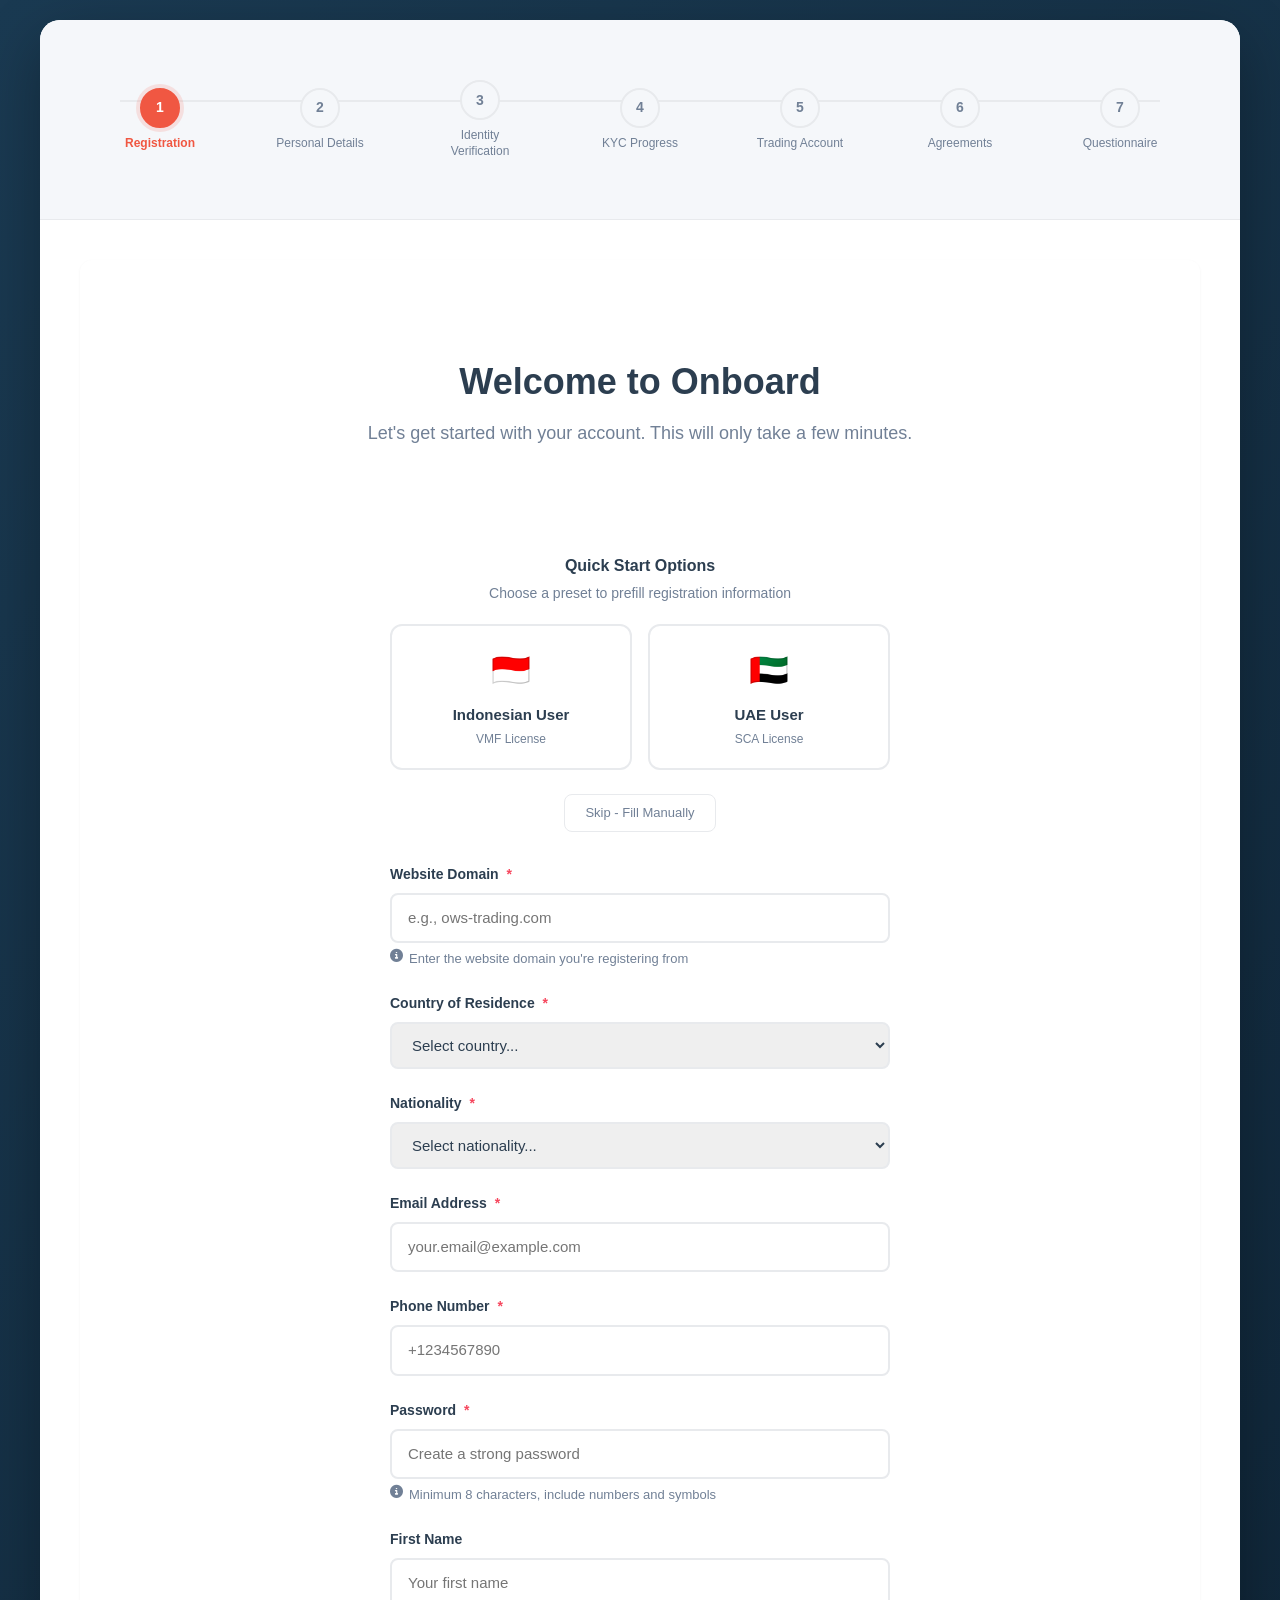
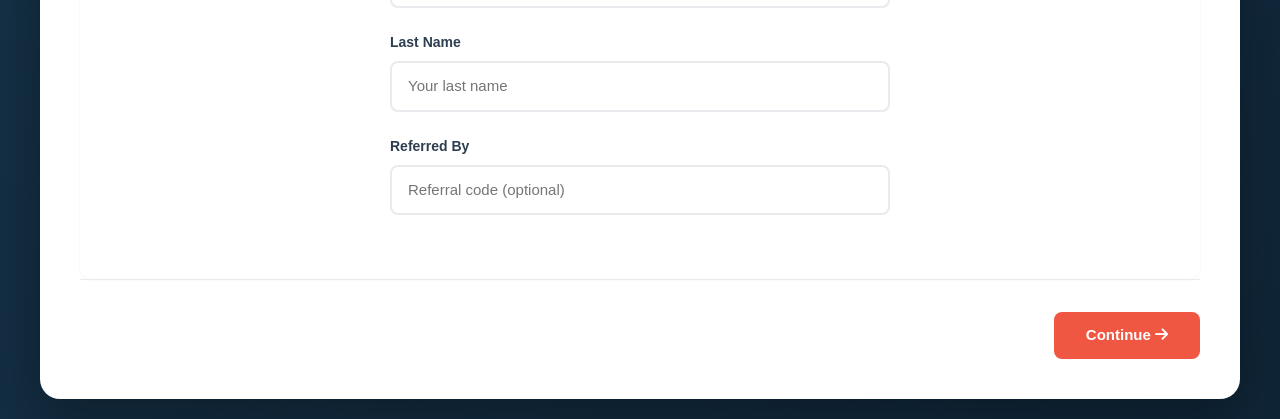
<file: onboarding.html>
<!DOCTYPE html>
<html lang="en">
<head>
    <meta charset="UTF-8">
    <meta name="viewport" content="width=device-width, initial-scale=1.0">
    <meta http-equiv="X-UA-Compatible" content="ie=edge">
    <title>Welcome to Onboard</title>

    <!-- Favicon -->
    <link rel="icon" type="image/png" href="data:image/svg+xml,<svg xmlns='http://www.w3.org/2000/svg' viewBox='0 0 100 100'><text y='.9em' font-size='90'>🛡️</text></svg>">

    <!-- Bootstrap CSS -->
    <link href="https://cdn.jsdelivr.net/npm/bootstrap@5.3.0/dist/css/bootstrap.min.css" rel="stylesheet">

    <!-- Font Awesome -->
    <link rel="stylesheet" href="https://cdnjs.cloudflare.com/ajax/libs/font-awesome/6.4.0/css/all.min.css">

    <!-- Custom CSS -->
    <link rel="stylesheet" href="assets/css/variables.css">
    <link rel="stylesheet" href="assets/css/onboarding-flow.css">

    <style>
        /* Vantage Markets inspired color scheme */
        :root {
            --vantage-primary: #F05742;
            --vantage-primary-dark: #D94632;
            --vantage-primary-light: #FF6B52;
            --vantage-secondary: #1A3A52;
            --vantage-accent: #FDB515;
            --vantage-dark: #0F1419;
            --vantage-gray: #4A5568;
            --vantage-light-gray: #EDF2F7;
        }

        body {
            background: linear-gradient(135deg, var(--vantage-secondary) 0%, #0F2537 100%);
            min-height: 100vh;
            display: flex;
            align-items: center;
            justify-content: center;
            padding: 20px;
            font-family: -apple-system, BlinkMacSystemFont, "Segoe UI", Roboto, "Helvetica Neue", Arial, sans-serif;
        }

        .onboarding-wrapper {
            width: 100%;
            max-width: 1200px;
            margin: 0 auto;
        }

        .onboarding-container {
            background: white;
            border-radius: 20px;
            box-shadow: 0 20px 60px rgba(0, 0, 0, 0.3);
            overflow: hidden;
        }

        .progress-bar-wrapper {
            background: #f5f7fa;
            padding: 20px;
            border-bottom: 1px solid #e8eaed;
        }

        .content-wrapper {
            padding: 40px;
        }

        /* Toast styling */
        .toast-container {
            position: fixed;
            top: 20px;
            right: 20px;
            z-index: 99999;
        }

        .toast {
            background: white;
            border-radius: 12px;
            padding: 16px 20px;
            margin-bottom: 12px;
            box-shadow: 0 10px 30px rgba(0, 0, 0, 0.2);
            display: flex;
            align-items: center;
            gap: 12px;
            min-width: 300px;
            animation: slideIn 0.3s ease;
        }

        @keyframes slideIn {
            from {
                transform: translateX(400px);
                opacity: 0;
            }
            to {
                transform: translateX(0);
                opacity: 1;
            }
        }

        .toast-success { border-left: 4px solid #10B981; }

        /* Prefill option cards hover effect */
        .prefill-card {
            cursor: pointer;
            padding: 20px;
            border: 2px solid #E8EAED;
            border-radius: 12px;
            transition: all 0.2s;
            background: white;
        }

        .prefill-card:hover {
            border-color: var(--vantage-primary);
            transform: translateY(-2px);
            box-shadow: 0 4px 12px rgba(240, 87, 66, 0.2);
        }
        .toast-error { border-left: 4px solid var(--vantage-primary); }
        .toast-warning { border-left: 4px solid var(--vantage-accent); }
        .toast-info { border-left: 4px solid var(--vantage-secondary); }

        .toast-icon {
            font-size: 20px;
        }

        .toast-success .toast-icon { color: #10B981; }
        .toast-error .toast-icon { color: var(--vantage-primary); }
        .toast-warning .toast-icon { color: var(--vantage-accent); }
        .toast-info .toast-icon { color: var(--vantage-secondary); }

        .toast-content {
            flex: 1;
        }

        .toast-title {
            font-weight: 600;
            font-size: 14px;
            color: #2C3E50;
            margin-bottom: 4px;
        }

        .toast-message {
            font-size: 13px;
            color: #718096;
        }

        .toast-close {
            background: none;
            border: none;
            color: #718096;
            cursor: pointer;
            padding: 4px;
            font-size: 18px;
        }

        .toast-close:hover {
            color: #2C3E50;
        }

        .onboarding-welcome-logo-text {
            font-size: 48px;
            font-weight: 800;
            background: linear-gradient(135deg, var(--vantage-primary) 0%, var(--vantage-primary-light) 100%);
            -webkit-background-clip: text;
            -webkit-text-fill-color: transparent;
            background-clip: text;
            margin-bottom: 32px;
            letter-spacing: -1px;
            text-align: center;
        }
    </style>
</head>
<body>
    <div class="onboarding-wrapper">
        <div class="onboarding-container">
            <!-- Progress Bar -->
            <div class="progress-bar-wrapper">
                <div class="onboarding-stepper" id="onboardingStepper">
                    <!-- Steps will be dynamically rendered -->
                </div>
            </div>

            <!-- Content -->
            <div class="content-wrapper">
                <div class="onboarding-stage-container" id="onboardingStageContainer">
                    <!-- Stage content will be dynamically loaded here -->
                    <div class="onboarding-loading" id="loadingIndicator">
                        <div class="onboarding-spinner"></div>
                        <div style="color: #718096; font-size: 15px;">Loading...</div>
                    </div>
                </div>

                <!-- Navigation Buttons -->
                <div class="onboarding-navigation" id="onboardingNavigation" style="display: none;">
                    <div>
                        <button type="button" class="btn-onboarding-secondary" id="btnPrevious" style="display: none;">
                            <i class="fas fa-arrow-left"></i> Previous
                        </button>
                    </div>
                    <div style="display: flex; gap: 12px;">
                        <button type="button" class="btn-skip" id="btnSkip" style="display: none;">
                            Skip for now
                        </button>
                        <button type="button" class="btn-onboarding-primary" id="btnNext">
                            Continue <i class="fas fa-arrow-right"></i>
                        </button>
                    </div>
                </div>
            </div>
        </div>
    </div>

    <!-- Toast Container -->
    <div class="toast-container" id="toastContainer"></div>

    <!-- Stage Templates -->

    <!-- Registration Template -->
    <script type="text/template" id="template-stage-registration">
        <div class="onboarding-welcome">
            <h1 class="onboarding-welcome-title">Welcome to Onboard</h1>
            <p class="onboarding-welcome-subtitle">
                Let's get started with your account. This will only take a few minutes.
            </p>
        </div>

        <div class="stage-content" style="max-width: 500px; margin: 0 auto;">
            <!-- Prefill Options -->
            <div id="prefillOptions" style="margin-bottom: 32px;">
                <div style="text-align: center; margin-bottom: 20px;">
                    <h3 style="font-size: 16px; font-weight: 600; color: #2C3E50; margin-bottom: 8px;">
                        Quick Start Options
                    </h3>
                    <p style="font-size: 14px; color: #718096;">
                        Choose a preset to prefill registration information
                    </p>
                </div>
                <div style="display: grid; grid-template-columns: 1fr 1fr; gap: 16px; margin-bottom: 24px;">
                    <!-- Option 1: Indonesian User -->
                    <div onclick="prefillRegistration('indonesian')" class="prefill-card">
                        <div style="text-align: center;">
                            <div style="font-size: 32px; margin-bottom: 12px;">🇮🇩</div>
                            <h4 style="font-size: 15px; font-weight: 600; color: #2C3E50; margin-bottom: 6px;">Indonesian User</h4>
                            <p style="font-size: 12px; color: #718096; margin: 0;">VMF License</p>
                        </div>
                    </div>
                    <!-- Option 2: UAE User -->
                    <div onclick="prefillRegistration('uae')" class="prefill-card">
                        <div style="text-align: center;">
                            <div style="font-size: 32px; margin-bottom: 12px;">🇦🇪</div>
                            <h4 style="font-size: 15px; font-weight: 600; color: #2C3E50; margin-bottom: 6px;">UAE User</h4>
                            <p style="font-size: 12px; color: #718096; margin: 0;">SCA License</p>
                        </div>
                    </div>
                </div>
                <div style="text-align: center;">
                    <button type="button" onclick="document.getElementById('prefillOptions').style.display='none'" style="background: white; border: 1px solid #E8EAED; color: #718096; padding: 8px 20px; border-radius: 8px; font-size: 13px; cursor: pointer;">
                        Skip - Fill Manually
                    </button>
                </div>
            </div>

            <form id="registrationForm">
                <!-- Domain Input -->
                <div class="onboarding-form-group">
                    <label class="onboarding-form-label">
                        Website Domain <span class="required">*</span>
                    </label>
                    <input type="text" class="onboarding-form-input" id="reg_domain"
                           placeholder="e.g., ows-trading.com" required>
                    <div class="onboarding-form-hint">
                        <i class="fas fa-info-circle"></i>
                        <span>Enter the website domain you're registering from</span>
                    </div>
                </div>

                <!-- Country of Residence -->
                <div class="onboarding-form-group">
                    <label class="onboarding-form-label">
                        Country of Residence <span class="required">*</span>
                    </label>
                    <select class="onboarding-form-input" id="reg_country" required>
                        <option value="">Select country...</option>
                    </select>
                </div>

                <!-- Nationality -->
                <div class="onboarding-form-group">
                    <label class="onboarding-form-label">
                        Nationality <span class="required">*</span>
                    </label>
                    <select class="onboarding-form-input" id="reg_nationality" required>
                        <option value="">Select nationality...</option>
                    </select>
                </div>

                <!-- Email -->
                <div class="onboarding-form-group">
                    <label class="onboarding-form-label">
                        Email Address <span class="required">*</span>
                    </label>
                    <input type="email" class="onboarding-form-input" id="reg_email"
                           placeholder="your.email@example.com" required>
                </div>

                <!-- Phone Number -->
                <div class="onboarding-form-group">
                    <label class="onboarding-form-label">
                        Phone Number <span class="required">*</span>
                    </label>
                    <input type="tel" class="onboarding-form-input" id="reg_phoneNumber"
                           placeholder="+1234567890" required>
                </div>

                <!-- Password -->
                <div class="onboarding-form-group">
                    <label class="onboarding-form-label">
                        Password <span class="required">*</span>
                    </label>
                    <input type="password" class="onboarding-form-input" id="reg_password"
                           placeholder="Create a strong password" required>
                    <div class="onboarding-form-hint">
                        <i class="fas fa-info-circle"></i>
                        <span>Minimum 8 characters, include numbers and symbols</span>
                    </div>
                </div>

                <!-- First Name (Optional) -->
                <div class="onboarding-form-group">
                    <label class="onboarding-form-label">
                        First Name
                    </label>
                    <input type="text" class="onboarding-form-input" id="reg_firstName"
                           placeholder="Your first name">
                </div>

                <!-- Last Name (Optional) -->
                <div class="onboarding-form-group">
                    <label class="onboarding-form-label">
                        Last Name
                    </label>
                    <input type="text" class="onboarding-form-input" id="reg_lastName"
                           placeholder="Your last name">
                </div>

                <!-- Referred By (Optional) -->
                <div class="onboarding-form-group">
                    <label class="onboarding-form-label">
                        Referred By
                    </label>
                    <input type="text" class="onboarding-form-input" id="reg_referredBy"
                           placeholder="Referral code (optional)">
                </div>
            </form>
        </div>
    </script>

    <!-- Personal Details Template -->
    <script type="text/template" id="template-stage-personalDetails">
        <div class="stage-header">
            <h2 class="stage-title">Personal Details Verification</h2>
            <p class="stage-subtitle">Complete your profile to unlock trading features</p>
        </div>

        <div class="stage-content">
            <form id="dynamicPersonalInfoForm">
                <!-- Fields will be dynamically rendered here based on configuration -->
            </form>
        </div>
    </script>

    <!-- Identity Verification Template -->
    <script type="text/template" id="template-stage-identityVerification">
        <div class="stage-header">
            <h2 class="stage-title">Identity Verification</h2>
            <p class="stage-subtitle">Upload your documents to increase your account limits</p>
        </div>

        <div class="stage-content" id="identityVerificationContent">
            <!-- Content will be dynamically loaded -->
        </div>
    </script>

    <!-- KYC Progress Template -->
    <script type="text/template" id="template-stage-kycProgress">
        <div class="stage-header">
            <h2 class="stage-title">You're Almost All Set To Trade</h2>
            <p class="stage-subtitle">See what you've unlocked and what's next</p>
        </div>

        <div class="stage-content">
            <div class="kyc-progress-card">
                <div class="kyc-level-badge">
                    <i class="fas fa-star"></i> Level 1
                </div>
                <h3 style="font-size: 20px; font-weight: 600; color: #2C3E50; margin-bottom: 8px;">
                    Live Trading Account Limit
                </h3>
                <p style="font-size: 14px; color: #718096; margin-bottom: 24px;">
                    Your current deposit and withdrawal limits
                </p>
                <div class="kyc-limit-display">
                    <div class="kyc-limit-item">
                        <div class="kyc-limit-label">Deposit</div>
                        <div class="kyc-limit-value">$2,000</div>
                    </div>
                    <div class="kyc-limit-item">
                        <div class="kyc-limit-label">Withdrawal</div>
                        <div class="kyc-limit-value">$2,000</div>
                    </div>
                </div>
            </div>
        </div>
    </script>

    <!-- Trading Account Template -->
    <script type="text/template" id="template-stage-tradingAccount">
        <div class="stage-header">
            <h2 class="stage-title">Select Your Trading Account</h2>
            <p class="stage-subtitle">Choose the platform that best suits your trading style</p>
        </div>

        <div class="stage-content">
            <div class="onboarding-card selectable" onclick="selectTradingAccount('MT5')">
                <h3 style="font-size: 18px; font-weight: 600; color: #2C3E50; margin-bottom: 8px;">
                    📊 MetaTrader 5
                </h3>
                <p style="color: #718096;">
                    Advanced trading platform with powerful charting tools and automated trading capabilities.
                </p>
            </div>

            <div class="onboarding-card selectable" onclick="selectTradingAccount('MT4')">
                <h3 style="font-size: 18px; font-weight: 600; color: #2C3E50; margin-bottom: 8px;">
                    📈 MetaTrader 4
                </h3>
                <p style="color: #718096;">
                    Popular forex trading platform trusted by millions of traders worldwide.
                </p>
            </div>

            <div class="onboarding-card selectable" onclick="selectTradingAccount('CopyTrading')">
                <h3 style="font-size: 18px; font-weight: 600; color: #2C3E50; margin-bottom: 8px;">
                    👥 Copy Trading
                </h3>
                <p style="color: #718096;">
                    Automatically copy trades from experienced traders.
                </p>
            </div>
        </div>
    </script>

    <!-- Agreements Template -->
    <script type="text/template" id="template-stage-agreements">
        <div class="stage-header">
            <h2 class="stage-title">Terms and Agreements</h2>
            <p class="stage-subtitle">Please review and accept the following terms to continue</p>
        </div>

        <div class="stage-content">
            <div class="onboarding-card">
                <form id="agreementForm">
                    <div class="form-check" style="margin-bottom: 16px;">
                        <input class="form-check-input" type="checkbox" id="terms1" required>
                        <label class="form-check-label" for="terms1" style="font-size: 14px;">
                            I confirm that I have read and agree to the <a href="#" target="_blank">Terms & Conditions</a>
                        </label>
                    </div>
                    <div class="form-check" style="margin-bottom: 16px;">
                        <input class="form-check-input" type="checkbox" id="terms2" required>
                        <label class="form-check-label" for="terms2" style="font-size: 14px;">
                            I confirm that I have read and agree to the <a href="#" target="_blank">Privacy Policy</a>
                        </label>
                    </div>
                    <div class="form-check">
                        <input class="form-check-input" type="checkbox" id="terms3" required>
                        <label class="form-check-label" for="terms3" style="font-size: 14px;">
                            I confirm that I have read the <a href="#" target="_blank">Risk Disclosure</a>
                        </label>
                    </div>
                </form>
            </div>
        </div>
    </script>

    <!-- Questionnaire Template -->
    <script type="text/template" id="template-stage-questionnaire">
        <div class="stage-header">
            <h2 class="stage-title">Client Suitability Questionnaire</h2>
            <p class="stage-subtitle">Help us understand your trading experience and financial background</p>
        </div>

        <div id="stageContainer">
            <!-- Questionnaire form will be dynamically rendered here -->
            <div class="stage-content">
                <div class="onboarding-card">
                    <div style="text-align: center; padding: 40px 20px;">
                        <i class="fas fa-spinner fa-spin" style="font-size: 48px; color: #3B82F6; margin-bottom: 20px;"></i>
                        <p style="color: #718096; font-size: 14px;">Loading questionnaire...</p>
                    </div>
                </div>
            </div>
        </div>
    </script>

    <!-- jQuery -->
    <script src="https://code.jquery.com/jquery-3.7.0.min.js"></script>

    <!-- Bootstrap JS -->
    <script src="https://cdn.jsdelivr.net/npm/bootstrap@5.3.0/dist/js/bootstrap.bundle.min.js"></script>

    <!-- Custom JS -->
    <script src="assets/js/data-service.js"></script>
    <script src="assets/js/kyc-system-service.js"></script>
    <script src="assets/js/onboarding-flow-client.js"></script>

    <script>
        // Global toast function
        window.showToast = function(message, type = 'info', title = '') {
            const icons = {
                success: 'fa-check-circle',
                error: 'fa-exclamation-circle',
                warning: 'fa-exclamation-triangle',
                info: 'fa-info-circle'
            };

            const titles = {
                success: 'Success',
                error: 'Error',
                warning: 'Warning',
                info: 'Info'
            };

            const toastTitle = title || titles[type];
            const toastIcon = icons[type] || icons.info;

            const $toast = $(`
                <div class="toast toast-${type}">
                    <div class="toast-icon">
                        <i class="fas ${toastIcon}"></i>
                    </div>
                    <div class="toast-content">
                        <div class="toast-title">${toastTitle}</div>
                        <div class="toast-message">${message}</div>
                    </div>
                    <button class="toast-close">
                        <i class="fas fa-times"></i>
                    </button>
                </div>
            `);

            $('#toastContainer').append($toast);

            // Auto dismiss after 5 seconds
            setTimeout(() => {
                $toast.fadeOut(300, function() {
                    $(this).remove();
                });
            }, 5000);

            // Manual close
            $toast.find('.toast-close').on('click', function() {
                $toast.fadeOut(300, function() {
                    $(this).remove();
                });
            });
        };

        // Initialize data service
        window.dataService = new DataService();

        // Initialize application when DOM is ready
        $(document).ready(async function() {
            console.log('🚀 Initializing Onboarding Flow');

            // Load master data
            try {
                await window.dataService.loadMasterData();
                console.log('✅ Master data loaded successfully');
            } catch (error) {
                console.error('❌ Failed to load master data:', error);
                showToast('Failed to load master data', 'error');
            }

            // Initialize onboarding service (same as embedded service in admin page)
            window.onboardingService = {
                storageKey: 'onboardingFlows',

                getConfig(brand, license) {
                    const allConfigs = this.loadAll();
                    return allConfigs.find(c => c.brand === brand && c.license === license);
                },

                loadAll() {
                    const data = localStorage.getItem(this.storageKey);
                    return data ? JSON.parse(data) : [];
                }
            };

            // Initialize onboarding flow
            await initOnboardingFlow();
        });

        async function initOnboardingFlow() {
            // Check if returning from external page
            const urlParams = new URLSearchParams(window.location.search);
            const completedStep = urlParams.get('completed');

            if (completedStep === 'personalInfo') {
                console.log('✅ Returned from external personal info page (H5 verification)');
                showToast('Individual Web Setting completed successfully!', 'success');

                // Load session and move to next stage
                window.onboardingFlowClient.loadSession();
                if (window.onboardingFlowClient.currentStage === 2) {
                    // Mark H5 verification as completed
                    if (!window.onboardingFlowClient.userData.personalInfo) {
                        window.onboardingFlowClient.userData.personalInfo = {};
                    }
                    window.onboardingFlowClient.userData.personalInfo.h5VerificationCompleted = true;

                    // Mark personal details stage as completed and move to next stage
                    window.onboardingFlowClient.userData.personalInfoCompleted = true;
                    window.onboardingFlowClient.nextStage();
                    window.onboardingFlowClient.saveSession();
                }

                // Clean URL
                window.history.replaceState({}, document.title, window.location.pathname);
            }

            // Continue normal initialization...
            // Load existing session if any
            const session = window.onboardingFlowClient.loadSession();

            if (session) {
                console.log('📥 Resuming from saved session');
                renderStepper();
                renderCurrentStage();
            } else {
                console.log('🆕 Starting new onboarding session');
                window.onboardingFlowClient.reset();
                renderStepper();
                renderCurrentStage();
            }

            // Bind navigation button events
            console.log('🔗 Binding button events...');
            const $btnNext = $('#btnNext');
            console.log('Next button found:', $btnNext.length, 'elements');

            $btnNext.on('click', function(e) {
                console.log('🔘 Click event triggered on Next button');
                e.preventDefault();
                handleNext();
            });

            $('#btnPrevious').on('click', handlePrevious);
            $('#btnSkip').on('click', handleSkip);

            // Hide loading indicator
            $('#loadingIndicator').hide();
            $('#onboardingNavigation').show();
            console.log('✅ Onboarding flow initialized');
        }

        function renderStepper() {
            const client = window.onboardingFlowClient;
            const $stepper = $('#onboardingStepper');
            $stepper.empty();

            // Hide stepper if complete
            if (client.currentStage === 'complete') {
                $stepper.hide();
                return;
            } else {
                $stepper.show();
            }

            client.stages.forEach((stage, index) => {
                const stageNumber = index + 1;
                const isCurrent = stageNumber === client.currentStage;
                const isCompleted = stageNumber < client.currentStage;
                const statusClass = isCompleted ? 'completed' : (isCurrent ? 'active' : '');

                const $step = $(`
                    <div class="stepper-step ${statusClass}">
                        <div class="stepper-circle">${isCompleted ? '' : stageNumber}</div>
                        <div class="stepper-label">${stage.name}</div>
                    </div>
                `);

                $stepper.append($step);
            });
        }

        async function renderCurrentStage() {
            const client = window.onboardingFlowClient;
            const $container = $('#onboardingStageContainer');

            // Handle completion stage
            if (client.currentStage === 'complete') {
                console.log('🎉 Rendering completion stage');
                $container.html(`
                    <div class="stage-content" style="text-align: center; padding: 80px 20px;">
                        <i class="fas fa-check-circle" style="font-size: 96px; color: #10B981; margin-bottom: 32px;"></i>
                        <h2 style="font-size: 32px; font-weight: 700; color: #2C3E50; margin-bottom: 16px;">
                            Onboarding Complete!
                        </h2>
                        <p style="font-size: 16px; color: #718096; margin-bottom: 40px;">
                            Thank you for completing your account setup. You can now start trading.
                        </p>
                        <button type="button" class="btn-onboarding-primary" style="font-size: 18px; padding: 16px 40px;">
                            <i class="fas fa-rocket"></i> Start Trading
                        </button>
                    </div>
                `);
                $('.onboarding-navigation').hide();
                return;
            }

            const stage = client.getCurrentStage();

            if (!stage) {
                console.error('❌ No current stage found');
                $container.html(`<div class="alert alert-danger">Invalid stage</div>`);
                return;
            }

            console.log('🎨 Rendering stage:', stage.name);

            // Get template
            const templateId = `template-stage-${stage.key}`;
            const template = $(`#${templateId}`).html();

            if (!template) {
                console.error('❌ Template not found:', templateId);
                $container.html(`<div class="alert alert-danger">Stage template not found</div>`);
                return;
            }

            // Render template
            $container.html(template);

            // Load stage-specific data
            await loadStageData(stage.key);

            // Update navigation buttons
            updateNavigationButtons();
        }

        async function loadStageData(stageKey) {
            switch (stageKey) {
                case 'registration':
                    await loadRegistrationData();
                    break;
                case 'personalDetails':
                    await loadPersonalDetailsData();
                    break;
                case 'tradingAccount':
                    await loadTradingAccountData();
                    break;
                case 'agreements':
                    await loadAgreementsData();
                    break;
                case 'questionnaire':
                    await loadQuestionnaireData();
                    break;
                case 'identityVerification':
                    await loadIdentityVerificationData();
                    break;
                default:
                    // Other stages use placeholder templates
                    break;
            }
        }

        async function loadIdentityVerificationData() {
            console.log('🆔 Loading Identity Verification configuration...');

            const client = window.onboardingFlowClient;
            const config = client.config;
            const kycConfig = config?.kycConfig || {};

            // Check if POA is required (backward compatibility: default to true)
            const poaRequired = kycConfig.poaRequired !== undefined ? kycConfig.poaRequired : true;

            console.log('📋 KYC Config:', {
                poaRequired: poaRequired,
                poiDocuments: kycConfig.poiDocuments,
                poaDocuments: kycConfig.poaDocuments
            });

            // Check if Individual Web Setting (H5 verification) is enabled for POI&POA
            const h5Verification = kycConfig.h5Verification;
            const hasH5Verification = h5Verification && h5Verification.enabled && h5Verification.route;

            console.log('H5 Verification config:', h5Verification);

            // Check if video verification was completed
            const videoVerificationComplete = sessionStorage.getItem('videoVerificationComplete') === 'true';

            let html = `
                <!-- POI Card -->
                <div class="onboarding-card" style="margin-bottom: 20px;">
                    <div style="display: flex; align-items: center; gap: 12px; margin-bottom: 16px;">
                        <div style="width: 48px; height: 48px; background: linear-gradient(135deg, #3B82F6, #2563EB); border-radius: 12px; display: flex; align-items: center; justify-content: center; box-shadow: 0 4px 12px rgba(59, 130, 246, 0.3);">
                            <i class="fas fa-id-card" style="color: white; font-size: 20px;"></i>
                        </div>
                        <div style="flex: 1;">
                            <h3 style="margin: 0; font-size: 18px; font-weight: 600; color: #2C3E50;">
                                1. Proof of Identity (POI)
                            </h3>
                            <p style="margin: 4px 0 0 0; font-size: 13px; color: #718096;">
                                Verify your identity with an official document
                            </p>
                        </div>
                    </div>

                    <div style="background: #F9FAFB; border-radius: 8px; padding: 16px; margin-bottom: 16px;">
                        <p style="font-size: 14px; color: #4B5563; margin-bottom: 12px; font-weight: 500;">
                            <i class="fas fa-info-circle" style="color: #3B82F6;"></i> Accepted Documents:
                        </p>
                        <ul style="margin: 0; padding-left: 20px; font-size: 14px; color: #6B7280;">
                            <li style="margin-bottom: 6px;">Passport</li>
                            <li style="margin-bottom: 6px;">National ID Card</li>
                            <li style="margin-bottom: 6px;">Driver's License</li>
                        </ul>
                    </div>

                    <button class="btn btn-primary" onclick="uploadPOI()" style="width: 100%; padding: 12px; font-size: 15px; font-weight: 600;">
                        <i class="fas fa-upload"></i> Upload POI Document
                    </button>
                </div>
            `;

            // POA Card (only if POA is required)
            if (poaRequired) {
                html += `
                <!-- POA Card -->
                <div class="onboarding-card" style="margin-bottom: 20px;">
                    <div style="display: flex; align-items: center; gap: 12px; margin-bottom: 16px;">
                        <div style="width: 48px; height: 48px; background: linear-gradient(135deg, #10B981, #059669); border-radius: 12px; display: flex; align-items: center; justify-content: center; box-shadow: 0 4px 12px rgba(16, 185, 129, 0.3);">
                            <i class="fas fa-home" style="color: white; font-size: 20px;"></i>
                        </div>
                        <div style="flex: 1;">
                            <h3 style="margin: 0; font-size: 18px; font-weight: 600; color: #2C3E50;">
                                2. Proof of Address (POA)
                            </h3>
                            <p style="margin: 4px 0 0 0; font-size: 13px; color: #718096;">
                                Confirm your residential address
                            </p>
                        </div>
                    </div>

                    <div style="background: #F9FAFB; border-radius: 8px; padding: 16px; margin-bottom: 16px;">
                        <p style="font-size: 14px; color: #4B5563; margin-bottom: 12px; font-weight: 500;">
                            <i class="fas fa-info-circle" style="color: #10B981;"></i> Accepted Documents (within 3 months):
                        </p>
                        <ul style="margin: 0; padding-left: 20px; font-size: 14px; color: #6B7280;">
                            <li style="margin-bottom: 6px;">Utility Bill (electricity, water, gas)</li>
                            <li style="margin-bottom: 6px;">Bank Statement</li>
                            <li style="margin-bottom: 6px;">Government-issued Document with Address</li>
                        </ul>
                    </div>

                    <button class="btn btn-success" onclick="uploadPOA()" style="width: 100%; padding: 12px; font-size: 15px; font-weight: 600;">
                        <i class="fas fa-upload"></i> Upload POA Document
                    </button>
                </div>
                `;
            } else {
                console.log('ℹ️ POA not required - skipping POA card');
            }

            // Video Verification Card (only if H5 is enabled)
            if (hasH5Verification) {
                html += `
                    <!-- Video Verification Card -->
                    <div class="onboarding-card" style="background: linear-gradient(135deg, #F5F3FF 0%, #EDE9FE 100%); border: 2px solid #A78BFA;">
                        <div style="display: flex; align-items: center; gap: 12px; margin-bottom: 16px;">
                            <div style="width: 48px; height: 48px; background: linear-gradient(135deg, #8B5CF6, #7C3AED); border-radius: 12px; display: flex; align-items: center; justify-content: center; box-shadow: 0 4px 12px rgba(139, 92, 246, 0.3);">
                                <i class="fas fa-video" style="color: white; font-size: 20px;"></i>
                            </div>
                            <div style="flex: 1;">
                                <h3 style="margin: 0; font-size: 18px; font-weight: 600; color: #6B21A8;">
                                    3. Video Verification ${videoVerificationComplete ? '✓' : ''}
                                </h3>
                                <p style="margin: 4px 0 0 0; font-size: 13px; color: #7C3AED;">
                                    ${videoVerificationComplete ? 'Completed successfully' : 'Optional: Complete for faster approval'}
                                </p>
                            </div>
                        </div>

                        <div style="background: rgba(139, 92, 246, 0.1); border-radius: 8px; padding: 16px; margin-bottom: 16px;">
                            <p style="font-size: 14px; color: #6B21A8; margin-bottom: 12px; font-weight: 500;">
                                <i class="fas fa-clock" style="color: #8B5CF6;"></i> Quick 10-second verification:
                            </p>
                            <ul style="margin: 0; padding-left: 20px; font-size: 14px; color: #7C3AED;">
                                <li style="margin-bottom: 6px;">Record a short video (10 seconds)</li>
                                <li style="margin-bottom: 6px;">State your full name clearly</li>
                                <li style="margin-bottom: 6px;">Speeds up approval process</li>
                            </ul>
                        </div>

                        ${videoVerificationComplete ? `
                            <div style="text-align: center; padding: 16px; background: #D1FAE5; border-radius: 8px; color: #065F46; font-size: 15px; font-weight: 600;">
                                <i class="fas fa-check-circle" style="font-size: 20px; margin-bottom: 8px; display: block;"></i>
                                Video verification submitted successfully!
                            </div>
                        ` : `
                            <button class="btn" onclick="goToVideoVerification()" style="width: 100%; padding: 12px; font-size: 15px; font-weight: 600; background: linear-gradient(135deg, #8B5CF6, #7C3AED); color: white; border: none;">
                                <i class="fas fa-play-circle"></i> Start Video Verification
                            </button>
                        `}
                    </div>
                `;
            }

            html += `
                <div style="text-align: center; margin-top: 24px; padding: 16px; background: #F9FAFB; border-radius: 8px;">
                    <p style="font-size: 13px; color: #6B7280; margin: 0;">
                        <i class="fas fa-shield-alt" style="color: #3B82F6;"></i> Your documents are securely encrypted and processed within 24 hours
                    </p>
                </div>
            `;

            $('#identityVerificationContent').html(html);
        }

        function uploadPOI() {
            showToast('POI upload functionality will be integrated with your KYC provider', 'info');
            // TODO: Integrate with Sumsub or other KYC provider
        }

        function uploadPOA() {
            showToast('POA upload functionality will be integrated with your KYC provider', 'info');
            // TODO: Integrate with Sumsub or other KYC provider
        }

        function goToVideoVerification() {
            const client = window.onboardingFlowClient;
            const config = client.config;
            const h5Route = config?.kycConfig?.h5Verification?.route;

            if (!h5Route) {
                showToast('Video verification route not configured', 'error');
                return;
            }

            // Navigate to video verification page
            const baseUrl = window.location.origin + window.location.pathname.substring(0, window.location.pathname.lastIndexOf('/') + 1);
            const videoUrl = baseUrl + h5Route;

            console.log('Navigating to video verification:', videoUrl);
            window.location.href = videoUrl;
        }

        async function loadPersonalDetailsData() {
            console.log('📝 Loading Personal Details configuration...');

            const client = window.onboardingFlowClient;

            // Check if OTP is already verified
            if (!client.userData.otpVerified) {
                console.log('📧 OTP not verified yet, showing OTP modal...');

                // Hide navigation buttons during OTP verification
                $('.onboarding-navigation').hide();

                showOTPVerificationModal();
                return;
            }

            // Show navigation buttons (in case they were hidden)
            $('.onboarding-navigation').show();

            console.log('✅ OTP already verified, loading personal details form...');

            const config = client.config;
            const personalInfoConfig = config?.personalInfoFields || {};

            // Extract fields array - handle both array and object formats
            let personalInfoFields = [];
            if (Array.isArray(personalInfoConfig)) {
                personalInfoFields = personalInfoConfig;
            } else if (personalInfoConfig.fields && Array.isArray(personalInfoConfig.fields)) {
                personalInfoFields = personalInfoConfig.fields;
            }

            console.log('Personal Info Fields:', personalInfoFields);

            if (personalInfoFields.length === 0) {
                console.warn('⚠️ No personal info fields configured');
                return;
            }

            // Find or create form container
            let $form = $('#dynamicPersonalInfoForm');
            if ($form.length === 0) {
                // Create form if template doesn't have it
                $('.stage-content').html(`
                    <form id="dynamicPersonalInfoForm">
                        <!-- Fields will be added here -->
                    </form>
                `);
                $form = $('#dynamicPersonalInfoForm');
            }

            // Clear existing fields
            $form.empty();

            // Render each field
            personalInfoFields.forEach((field, index) => {
                console.log(`Field ${index}:`, field);

                if (!field.enabled) {
                    console.log(`  ↳ Skipped (not enabled)`);
                    return;
                }

                const isRequired = field.required;
                const fieldLabel = field.label || field.name || field.key || field.fieldName || 'Unknown Field';
                const fieldKey = field.key || field.fieldName || field.name || `field_${index}`;

                console.log(`  ↳ Label: "${fieldLabel}", Key: "${fieldKey}", Type: "${field.type}"`);

                const $fieldGroup = $(`
                    <div class="onboarding-form-group">
                        <label class="onboarding-form-label">
                            ${fieldLabel}
                            ${isRequired ? '<span class="required">*</span>' : ''}
                        </label>
                        ${renderPersonalInfoField(field, fieldKey)}
                    </div>
                `);

                $form.append($fieldGroup);
            });

            console.log('✅ Personal info fields rendered');
        }

        function showOTPVerificationModal() {
            const client = window.onboardingFlowClient;
            const config = client.config;
            const otpConfig = config?.otpConfig || { email: { enabled: true }, phone: { enabled: false } };

            const userEmail = client.userData.email || '';
            const userCountry = client.userData.country || '';

            // Determine verification method
            const emailEnabled = otpConfig.email?.enabled !== false;

            // Check if phone verification is required for this country
            const phoneCountries = otpConfig.phone?.countries || [];
            const phoneEnabledGlobally = otpConfig.phone?.enabled;

            // Phone is enabled if:
            // 1. Phone verification is enabled globally AND
            // 2. Either 'All' is in countries list OR user's country is in the list
            const phoneEnabled = phoneEnabledGlobally &&
                                (phoneCountries.includes('All') ||
                                 phoneCountries.includes(userCountry));

            console.log('OTP Config:', otpConfig);
            console.log('Phone verification enabled:', phoneEnabled, 'for country:', userCountry);
            console.log('Phone countries:', phoneCountries);
            console.log('Phone enabled globally:', phoneEnabledGlobally);

            // Mask email for display
            const maskedEmail = maskEmail(userEmail);
            const userPhone = client.userData.phoneNumber || '';
            const maskedPhone = maskPhone(userPhone);

            // Determine if we need double verification
            const doubleVerification = emailEnabled && phoneEnabled;

            // Show OTP modal
            $('.stage-content').html(`
                <div class="onboarding-modal-overlay" style="position: fixed; display: flex;">
                    <div class="onboarding-modal-content" style="max-width: ${doubleVerification ? '600px' : '500px'};">
                        <div class="onboarding-modal-header">
                            <h2 class="onboarding-modal-title">
                                <i class="fas fa-shield-check" style="color: var(--vantage-primary);"></i>
                                ${doubleVerification ? 'Double Verification Required' : 'Verify Your Email Address'}
                            </h2>
                            <p class="onboarding-modal-subtitle">
                                ${doubleVerification
                                    ? 'For your security, please verify both your email and phone number'
                                    : `We've sent a verification code to <strong>${maskedEmail}</strong>`
                                }
                            </p>
                        </div>

                        <div class="onboarding-modal-body">
                            ${doubleVerification ? renderDoubleVerificationForm(maskedEmail, maskedPhone) : renderSingleVerificationForm()}
                        </div>

                        <div class="onboarding-modal-footer">
                            <button id="btnVerifyOTP" class="btn-onboarding-primary" disabled>
                                <i class="fas fa-check"></i> Verify & Continue
                            </button>
                        </div>
                    </div>
                </div>
            `);

            // Setup OTP input handlers
            if (doubleVerification) {
                setupDoubleOTPInputs();

                //Send buttons
                $('#btnSendEmailOTP').on('click', function() {
                    sendOTP(userEmail, 'email');
                });

                $('#btnSendPhoneOTP').on('click', function() {
                    sendOTP(userPhone, 'phone');
                });

                // Verify button
                $('#btnVerifyOTP').on('click', function() {
                    verifyDoubleOTP(userEmail, userPhone);
                });
            } else {
                setupOTPInputs();

                // Send OTP button
                $('#btnSendOTP').on('click', function() {
                    sendOTP(userEmail, 'email');
                });

                // Verify OTP button
                $('#btnVerifyOTP').on('click', function() {
                    verifyOTP();
                });
            }
        }

        function setupDoubleOTPInputs() {
            const $emailInputs = $('[id^="email_otp"]');
            const $phoneInputs = $('[id^="phone_otp"]');

            // Setup email OTP inputs
            setupOTPInputGroup($emailInputs, 'email');

            // Setup phone OTP inputs
            setupOTPInputGroup($phoneInputs, 'phone');

            // Enable verify button only when both are filled
            function checkBothFilled() {
                const emailFilled = $emailInputs.toArray().every(input => $(input).val().length === 1);
                const phoneFilled = $phoneInputs.toArray().every(input => $(input).val().length === 1);

                $('#btnVerifyOTP').prop('disabled', !(emailFilled && phoneFilled));
            }

            $emailInputs.on('input', checkBothFilled);
            $phoneInputs.on('input', checkBothFilled);
        }

        function setupOTPInputGroup($inputs, prefix) {
            // Auto-focus next input
            $inputs.on('input', function() {
                const $this = $(this);
                const value = $this.val();

                if (value.length === 1) {
                    $this.addClass('filled');
                    const $next = $this.next(`[id^="${prefix}_otp"]`);
                    if ($next.length) {
                        $next.focus();
                    }
                } else {
                    $this.removeClass('filled');
                }
            });

            // Backspace handling
            $inputs.on('keydown', function(e) {
                if (e.key === 'Backspace' && $(this).val() === '') {
                    const $prev = $(this).prev(`[id^="${prefix}_otp"]`);
                    if ($prev.length) {
                        $prev.focus().val('').removeClass('filled');
                    }
                }
            });

            // Paste handling
            $inputs.first().on('paste', function(e) {
                e.preventDefault();
                const pasteData = e.originalEvent.clipboardData.getData('text');
                const digits = pasteData.replace(/\D/g, '').split('').slice(0, 6);

                digits.forEach((digit, index) => {
                    $inputs.eq(index).val(digit).addClass('filled');
                });
            });
        }

        function maskEmail(email) {
            if (!email) return '';
            const [local, domain] = email.split('@');
            if (!domain) return email;

            const maskedLocal = local.length > 2
                ? local[0] + '*'.repeat(local.length - 2) + local[local.length - 1]
                : local;

            return `${maskedLocal}@${domain}`;
        }

        function maskPhone(phone) {
            if (!phone) return '';
            if (phone.length <= 4) return phone;

            return phone.substring(0, 3) + '****' + phone.substring(phone.length - 2);
        }

        function renderSingleVerificationForm() {
            return `
                            <div class="otp-input-container">
                                <input type="text" class="otp-input-box" maxlength="1" id="otp1" />
                                <input type="text" class="otp-input-box" maxlength="1" id="otp2" />
                                <input type="text" class="otp-input-box" maxlength="1" id="otp3" />
                                <input type="text" class="otp-input-box" maxlength="1" id="otp4" />
                                <input type="text" class="otp-input-box" maxlength="1" id="otp5" />
                                <input type="text" class="otp-input-box" maxlength="1" id="otp6" />
                            </div>

                            <div style="text-align: center; margin-top: 24px;">
                                <button id="btnSendOTP" class="btn-onboarding-primary">
                                    <i class="fas fa-paper-plane"></i> Send OTP Code
                                </button>
                            </div>

                            <div style="margin-top: 24px; padding: 16px; background: #F5F7FA; border-radius: 8px;">
                                <details>
                                    <summary style="cursor: pointer; font-weight: 600; color: #2C3E50;">
                                        <i class="fas fa-question-circle"></i> Did not receive OTP?
                                    </summary>
                                    <div style="margin-top: 12px; font-size: 13px; color: #718096;">
                                        <p>• Check your spam/junk folder</p>
                                        <p>• Make sure your email is correct</p>
                                        <p>• Click "Send OTP Code" to resend</p>
                                    </div>
                                </details>
                            </div>
            `;
        }

        function renderDoubleVerificationForm(maskedEmail, maskedPhone) {
            return `
                            <div style="display: grid; grid-template-columns: 1fr 1fr; gap: 24px; margin-bottom: 24px;">
                                <!-- Email Verification -->
                                <div style="border: 2px solid #E8EAED; border-radius: 12px; padding: 20px;">
                                    <div style="text-align: center; margin-bottom: 16px;">
                                        <div style="width: 48px; height: 48px; background: #EDF2F7; border-radius: 50%; display: flex; align-items: center; justify-content: center; margin: 0 auto 12px;">
                                            <i class="fas fa-envelope" style="color: var(--vantage-primary); font-size: 20px;"></i>
                                        </div>
                                        <h4 style="font-size: 16px; font-weight: 600; margin-bottom: 4px;">Email</h4>
                                        <p style="font-size: 13px; color: #718096;">${maskedEmail}</p>
                                    </div>

                                    <div class="otp-input-container" style="gap: 8px;">
                                        <input type="text" class="otp-input-box" style="width: 40px; height: 48px; font-size: 18px;" maxlength="1" id="email_otp1" />
                                        <input type="text" class="otp-input-box" style="width: 40px; height: 48px; font-size: 18px;" maxlength="1" id="email_otp2" />
                                        <input type="text" class="otp-input-box" style="width: 40px; height: 48px; font-size: 18px;" maxlength="1" id="email_otp3" />
                                        <input type="text" class="otp-input-box" style="width: 40px; height: 48px; font-size: 18px;" maxlength="1" id="email_otp4" />
                                        <input type="text" class="otp-input-box" style="width: 40px; height: 48px; font-size: 18px;" maxlength="1" id="email_otp5" />
                                        <input type="text" class="otp-input-box" style="width: 40px; height: 48px; font-size: 18px;" maxlength="1" id="email_otp6" />
                                    </div>

                                    <button id="btnSendEmailOTP" class="btn-onboarding-primary" style="width: 100%; margin-top: 16px; font-size: 13px; padding: 10px;">
                                        <i class="fas fa-paper-plane"></i> Send Code
                                    </button>
                                </div>

                                <!-- Phone Verification -->
                                <div style="border: 2px solid #E8EAED; border-radius: 12px; padding: 20px;">
                                    <div style="text-align: center; margin-bottom: 16px;">
                                        <div style="width: 48px; height: 48px; background: #EDF2F7; border-radius: 50%; display: flex; align-items: center; justify-content: center; margin: 0 auto 12px;">
                                            <i class="fas fa-mobile-alt" style="color: var(--vantage-primary); font-size: 20px;"></i>
                                        </div>
                                        <h4 style="font-size: 16px; font-weight: 600; margin-bottom: 4px;">Phone</h4>
                                        <p style="font-size: 13px; color: #718096;">${maskedPhone}</p>
                                    </div>

                                    <div class="otp-input-container" style="gap: 8px;">
                                        <input type="text" class="otp-input-box" style="width: 40px; height: 48px; font-size: 18px;" maxlength="1" id="phone_otp1" />
                                        <input type="text" class="otp-input-box" style="width: 40px; height: 48px; font-size: 18px;" maxlength="1" id="phone_otp2" />
                                        <input type="text" class="otp-input-box" style="width: 40px; height: 48px; font-size: 18px;" maxlength="1" id="phone_otp3" />
                                        <input type="text" class="otp-input-box" style="width: 40px; height: 48px; font-size: 18px;" maxlength="1" id="phone_otp4" />
                                        <input type="text" class="otp-input-box" style="width: 40px; height: 48px; font-size: 18px;" maxlength="1" id="phone_otp5" />
                                        <input type="text" class="otp-input-box" style="width: 40px; height: 48px; font-size: 18px;" maxlength="1" id="phone_otp6" />
                                    </div>

                                    <button id="btnSendPhoneOTP" class="btn-onboarding-primary" style="width: 100%; margin-top: 16px; font-size: 13px; padding: 10px;">
                                        <i class="fas fa-paper-plane"></i> Send Code
                                    </button>
                                </div>
                            </div>
            `;
        }

        function setupOTPInputs() {
            const $inputs = $('.otp-input-box');

            // Auto-focus next input
            $inputs.on('input', function() {
                const $this = $(this);
                const value = $this.val();

                if (value.length === 1) {
                    $this.addClass('filled');
                    const $next = $this.next('.otp-input-box');
                    if ($next.length) {
                        $next.focus();
                    }
                } else {
                    $this.removeClass('filled');
                }

                // Check if all inputs filled
                const allFilled = $inputs.toArray().every(input => $(input).val().length === 1);
                $('#btnVerifyOTP').prop('disabled', !allFilled);
            });

            // Backspace handling
            $inputs.on('keydown', function(e) {
                if (e.key === 'Backspace' && $(this).val() === '') {
                    const $prev = $(this).prev('.otp-input-box');
                    if ($prev.length) {
                        $prev.focus().val('').removeClass('filled');
                    }
                }
            });

            // Paste handling
            $inputs.first().on('paste', function(e) {
                e.preventDefault();
                const pasteData = e.originalEvent.clipboardData.getData('text');
                const digits = pasteData.replace(/\D/g, '').split('').slice(0, 6);

                digits.forEach((digit, index) => {
                    $inputs.eq(index).val(digit).addClass('filled');
                });

                if (digits.length === 6) {
                    $('#btnVerifyOTP').prop('disabled', false);
                }
            });
        }

        async function sendOTP(contact, type) {
            console.log(`📧 Sending OTP to ${type}:`, contact);

            const $btn = type === 'email' ? $('#btnSendEmailOTP') : $('#btnSendPhoneOTP');
            const icon = type === 'email' ? 'fa-envelope' : 'fa-mobile-alt';

            $btn.prop('disabled', true).html('<i class="fas fa-spinner fa-spin"></i> Sending...');

            try {
                // Simulate API call
                await new Promise(resolve => setTimeout(resolve, 1500));

                // In real implementation: POST /api/otp/send
                console.log('✅ OTP sent successfully');

                showToast(`OTP code sent to your ${type}!`, 'success');

                // Start countdown
                let countdown = 60;
                const interval = setInterval(() => {
                    countdown--;
                    $btn.html(`<i class="fas fa-clock"></i> ${countdown}s`);

                    if (countdown === 0) {
                        clearInterval(interval);
                        $btn.prop('disabled', false).html(`<i class="fas ${icon}"></i> Resend`);
                    }
                }, 1000);

            } catch (error) {
                console.error('❌ Failed to send OTP:', error);
                showToast(`Failed to send OTP. Please try again.`, 'error');
                $btn.prop('disabled', false).html(`<i class="fas fa-paper-plane"></i> Send Code`);
            }
        }

        async function verifyDoubleOTP(email, phone) {
            const $emailInputs = $('[id^="email_otp"]');
            const $phoneInputs = $('[id^="phone_otp"]');

            const emailCode = $emailInputs.toArray().map(input => $(input).val()).join('');
            const phoneCode = $phoneInputs.toArray().map(input => $(input).val()).join('');

            console.log('🔐 Verifying double OTP:', { emailCode, phoneCode });

            const $btn = $('#btnVerifyOTP');
            $btn.prop('disabled', true).html('<i class="fas fa-spinner fa-spin"></i> Verifying...');

            try {
                // Simulate API call
                await new Promise(resolve => setTimeout(resolve, 1500));

                // In real implementation: POST /api/otp/verify-double
                const isValid = emailCode.length === 6 && phoneCode.length === 6;

                if (isValid) {
                    console.log('✅ Double OTP verified successfully');

                    // Mark as verified
                    window.onboardingFlowClient.userData.otpVerified = true;
                    window.onboardingFlowClient.userData.emailVerified = true;
                    window.onboardingFlowClient.userData.phoneVerified = true;
                    window.onboardingFlowClient.saveSession();

                    showToast('Email and phone verified successfully!', 'success');

                    // Close modal and load personal details form
                    $('.onboarding-modal-overlay').fadeOut(300, function() {
                        $(this).remove();

                        // Show navigation buttons again
                        $('.onboarding-navigation').show();

                        loadPersonalDetailsData();
                    });
                } else {
                    throw new Error('Invalid OTP codes');
                }

            } catch (error) {
                console.error('❌ OTP verification failed:', error);
                showToast('Invalid OTP codes. Please try again.', 'error');

                // Clear inputs
                $emailInputs.val('').removeClass('filled');
                $phoneInputs.val('').removeClass('filled');
                $emailInputs.first().focus();

                $btn.prop('disabled', false).html('<i class="fas fa-check"></i> Verify & Continue');
            }
        }

        async function verifyOTP() {
            const $inputs = $('.otp-input-box');
            const otpCode = $inputs.toArray().map(input => $(input).val()).join('');

            console.log('🔐 Verifying OTP:', otpCode);

            const $btn = $('#btnVerifyOTP');
            $btn.prop('disabled', true).html('<i class="fas fa-spinner fa-spin"></i> Verifying...');

            try {
                // Simulate API call
                await new Promise(resolve => setTimeout(resolve, 1500));

                // In real implementation: POST /api/otp/verify
                // For demo, accept any 6-digit code or "123456"
                const isValid = otpCode.length === 6;

                if (isValid) {
                    console.log('✅ OTP verified successfully');

                    // Mark as verified
                    window.onboardingFlowClient.userData.otpVerified = true;
                    window.onboardingFlowClient.saveSession();

                    showToast('Email verified successfully!', 'success');

                    // Close modal and load personal details form
                    $('.onboarding-modal-overlay').fadeOut(300, function() {
                        $(this).remove();

                        // Show navigation buttons again
                        $('.onboarding-navigation').show();

                        loadPersonalDetailsData();
                    });
                } else {
                    throw new Error('Invalid OTP code');
                }

            } catch (error) {
                console.error('❌ OTP verification failed:', error);
                showToast('Invalid OTP code. Please try again.', 'error');

                // Clear inputs
                $inputs.val('').removeClass('filled');
                $inputs.first().focus();

                $btn.prop('disabled', false).html('<i class="fas fa-check"></i> Verify & Continue');
            }
        }

        function redirectToExternalPersonalInfo(h5Config) {
            let route = h5Config.route || '/kyc-individual-personal-info.html';

            // Ensure route starts with /
            if (!route.startsWith('/') && !route.startsWith('http')) {
                route = '/' + route;
            }

            // Save current session before redirecting
            window.onboardingFlowClient.saveSession();

            console.log('🔗 Redirecting to Individual Web Setting page:', route);
            console.log('📋 Default form data already saved:', window.onboardingFlowClient.userData.personalInfo);

            // Full page redirect to H5 verification page
            const sessionToken = Date.now();
            window.location.href = `${route}?session=${sessionToken}&returnUrl=${encodeURIComponent(window.location.pathname)}`;
        }

        function handleIframeMessage(event) {
            // Verify origin in production
            // if (event.origin !== 'https://trusted-domain.com') return;

            const message = event.data;

            if (message.type === 'personalInfoCompleted') {
                console.log('✅ Personal info completed in iframe');

                // Update session with data from iframe
                window.onboardingFlowClient.userData.personalInfo = message.data;
                window.onboardingFlowClient.userData.personalInfoCompleted = true;
                window.onboardingFlowClient.saveSession();

                showToast('Personal information saved successfully!', 'success');

                // Automatically move to next stage
                setTimeout(() => {
                    window.onboardingFlowClient.nextStage();
                    renderStepper();
                    renderCurrentStage();
                }, 1000);
            }
        }

        // Function to trigger iframe form submission
        function submitExternalPersonalInfoForm() {
            const iframe = document.getElementById('externalPersonalInfoFrame');
            if (iframe && iframe.contentWindow && iframe.contentWindow.submitExternalForm) {
                iframe.contentWindow.submitExternalForm();
                return true;
            }
            return false;
        }

        function renderPersonalInfoField(field, fieldKey) {
            const fieldId = `pif_${fieldKey}`;
            const required = field.required ? 'required' : '';
            const value = window.onboardingFlowClient.userData.personalInfo?.[fieldKey] || '';

            switch (field.type) {
                case 'text':
                    return `<input type="text" class="onboarding-form-input" id="${fieldId}"
                                   name="${fieldKey}" value="${value}" ${required}>`;

                case 'email':
                    return `<input type="email" class="onboarding-form-input" id="${fieldId}"
                                   name="${fieldKey}" value="${value}" ${required}>`;

                case 'tel':
                case 'phone':
                    return `<input type="tel" class="onboarding-form-input" id="${fieldId}"
                                   name="${fieldKey}" value="${value}" ${required}>`;

                case 'date':
                    return `<input type="date" class="onboarding-form-input" id="${fieldId}"
                                   name="${fieldKey}" value="${value}" ${required}>`;

                case 'select':
                case 'dropdown':
                    const options = field.options || [];
                    const optionsHtml = options.map(opt =>
                        `<option value="${opt.value || opt}">${opt.label || opt}</option>`
                    ).join('');
                    return `<select class="onboarding-form-input" id="${fieldId}"
                                    name="${fieldKey}" ${required}>
                                <option value="">Select...</option>
                                ${optionsHtml}
                            </select>`;

                case 'textarea':
                    return `<textarea class="onboarding-form-input" id="${fieldId}"
                                      name="${fieldKey}" rows="3" ${required}>${value}</textarea>`;

                default:
                    return `<input type="text" class="onboarding-form-input" id="${fieldId}"
                                   name="${fieldKey}" value="${value}" ${required}>`;
            }
        }

        async function loadTradingAccountData() {
            console.log('📊 Loading Trading Account configuration...');

            const config = window.onboardingFlowClient.config;
            const tradingAccountConfig = config?.tradingAccountConfig || {};

            console.log('Trading Account Config:', tradingAccountConfig);

            // Use the default template, it's already good
        }

        async function loadAgreementsData() {
            console.log('📜 Loading Agreements configuration...');

            const client = window.onboardingFlowClient;
            const config = client.config;
            const agreementConfig = config?.agreementConfig || {};

            // Check if Individual Web Setting (H5 verification) is enabled
            const h5Verification = agreementConfig.h5Verification;
            if (h5Verification && h5Verification.enabled) {
                console.log('🔗 Individual Web Setting enabled for agreements, loading external page...');
                loadExternalAgreementPage(h5Verification);
                return;
            }

            // Load inline agreement form
            const items = agreementConfig.items || [];
            console.log('Agreement Items:', items);

            if (items.length === 0) {
                console.warn('⚠️ No agreements configured, using defaults');
                return;
            }

            // Clear and rebuild agreement form
            const $form = $('#agreementForm');
            if ($form.length === 0) return;

            $form.empty();

            items.forEach((item, index) => {
                const $checkbox = $(`
                    <div class="form-check" style="margin-bottom: 16px;">
                        <input class="form-check-input" type="checkbox" id="agreement_${index}" required>
                        <label class="form-check-label" for="agreement_${index}" style="font-size: 14px;">
                            I confirm that I have read and agree to the
                            <a href="${item.documentUrl || '#'}" target="_blank">${item.key || item.name}</a>
                        </label>
                    </div>
                `);
                $form.append($checkbox);
            });

            console.log('✅ Agreements rendered');
        }

        function loadExternalAgreementPage(h5Config) {
            const route = h5Config.route || '/agreement-individual.html';
            const sessionToken = Date.now();

            // Save current session before loading iframe
            window.onboardingFlowClient.saveSession();

            // Build iframe URL
            const iframeUrl = `${route}?session=${sessionToken}&embedded=true`;

            console.log('🔗 Loading external agreement page in iframe:', iframeUrl);

            // Hide the stage header (Terms and Agreements title)
            $('.stage-header').hide();

            // Embed the external page in an iframe (without header - let individual page show its own title)
            $('.stage-content').html(`
                <div class="external-iframe-container">
                    <iframe
                        id="externalAgreementFrame"
                        src="${iframeUrl}"
                        style="width: 100%; height: 800px; border: 2px solid #E8EAED; border-radius: 12px; background: white;"
                        frameborder="0"
                        scrolling="auto">
                    </iframe>
                </div>
            `);

            // Mark that we're using external agreement page
            window.onboardingFlowClient.userData.usingExternalAgreement = true;

            // Listen for messages from iframe
            window.addEventListener('message', handleAgreementIframeMessage);
        }

        function handleAgreementIframeMessage(event) {
            const message = event.data;

            if (message.type === 'agreementCompleted') {
                console.log('✅ Agreement completed in iframe');

                // Update session with data from iframe
                window.onboardingFlowClient.userData.agreements = {
                    acceptedAt: new Date().toISOString(),
                    acceptedItems: message.data
                };
                window.onboardingFlowClient.saveSession();

                showToast('Agreements accepted successfully!', 'success');

                // Automatically move to next stage
                setTimeout(() => {
                    window.onboardingFlowClient.nextStage();
                    renderStepper();
                    renderCurrentStage();
                }, 1000);
            }
        }

        // Trading account selection helper
        function selectTradingAccount(type) {
            console.log('Selected trading account:', type);
            $('.onboarding-card.selectable').removeClass('selected');
            event.target.closest('.onboarding-card').classList.add('selected');

            window.onboardingFlowClient.userData.tradingAccount = {
                type: type,
                selectedAt: new Date().toISOString()
            };
            window.onboardingFlowClient.saveSession();
            showToast(`${type} account selected`, 'success');
        }

        // Complete personal details
        function completePersonalDetails() {
            const client = window.onboardingFlowClient;
            const config = client.config;
            const personalInfoConfig = config?.personalInfoFields || {};

            // Check if we need to redirect to H5 verification page
            const h5Verification = personalInfoConfig.h5Verification;
            const h5Completed = client.userData.personalInfo?.h5VerificationCompleted;

            // If H5 verification is enabled and NOT yet completed, redirect to external page
            if (h5Verification && h5Verification.enabled && !h5Completed) {
                console.log('🔗 Default form completed. Redirecting to Individual Web Setting (H5 verification)...');

                // Validate and save default form data first
                const $form = $('#dynamicPersonalInfoForm');
                const formData = {};
                let hasErrors = false;

                // Collect form data
                $form.find('input, select, textarea').each(function() {
                    const $field = $(this);
                    const name = $field.attr('name');
                    const value = $field.val();
                    const isRequired = $field.prop('required');

                    if (isRequired && !value) {
                        showToast(`Please fill in ${$field.prev('label').text()}`, 'error');
                        hasErrors = true;
                        return false;
                    }

                    formData[name] = value;
                });

                if (hasErrors) return false;

                // Save default form data to session
                client.userData.personalInfo = formData;
                client.saveSession();

                console.log('✅ Default personal details saved:', formData);
                console.log('➡️ Now redirecting to H5 verification page:', h5Verification.route);

                // Redirect to external H5 verification page
                redirectToExternalPersonalInfo(h5Verification);
                return false; // Don't move to next stage yet
            }

            // If H5 verification already completed OR not enabled, validate and proceed
            const $form = $('#dynamicPersonalInfoForm');
            const formData = {};
            let hasErrors = false;

            // Collect form data
            $form.find('input, select, textarea').each(function() {
                const $field = $(this);
                const name = $field.attr('name');
                const value = $field.val();
                const isRequired = $field.prop('required');

                if (isRequired && !value) {
                    showToast(`Please fill in ${$field.prev('label').text()}`, 'error');
                    hasErrors = true;
                    return false;
                }

                formData[name] = value;
            });

            if (hasErrors) return false;

            // Save to session
            client.userData.personalInfo = formData;
            client.saveSession();

            console.log('✅ Personal details completed:', formData);
            return true;
        }

        // Complete trading account
        function completeTradingAccount() {
            const tradingAccount = window.onboardingFlowClient.userData.tradingAccount;

            if (!tradingAccount) {
                showToast('Please select a trading account type', 'error');
                return false;
            }

            return true;
        }

        // Complete agreements
        function completeAgreements() {
            const $checkboxes = $('#agreementForm input[type="checkbox"]');
            const allChecked = $checkboxes.length === $checkboxes.filter(':checked').length;

            if (!allChecked) {
                showToast('Please accept all terms and agreements', 'error');
                return false;
            }

            // Save agreement acceptance
            window.onboardingFlowClient.userData.agreements = {
                acceptedAt: new Date().toISOString(),
                acceptedAll: true
            };
            window.onboardingFlowClient.saveSession();

            return true;
        }

        // ========== Questionnaire Functions ==========

        async function loadQuestionnaireData() {
            console.log('📝 Loading Questionnaire configuration...');

            const client = window.onboardingFlowClient;
            console.log('🔍 Client brand/license:', client.brand, client.license);
            console.log('🔍 Full client config:', client.config);

            const config = client.config;
            const questionnaireConfig = config?.questionnaireConfig || { enabled: false };

            console.log('📋 Questionnaire Config:', questionnaireConfig);
            console.log('📋 Questionnaire enabled?', questionnaireConfig.enabled);
            console.log('📋 Questions count:', questionnaireConfig.questions?.length || 0);

            // PRIORITY 1: Check for H5 Verification (Individual Web Setting) FIRST
            // This allows external pages to load regardless of enabled status
            const h5Verification = questionnaireConfig.h5Verification;
            console.log('🔍 Checking H5 Verification:', {
                h5Verification: h5Verification,
                enabled: h5Verification?.enabled,
                route: h5Verification?.route
            });

            if (h5Verification && h5Verification.enabled && h5Verification.route) {
                console.log('🌐 Redirecting to external questionnaire page:', h5Verification.route);
                loadExternalQuestionnairePage(h5Verification);
                return;
            }

            console.log('ℹ️ H5 Verification not configured, checking if default questionnaire is enabled');

            // PRIORITY 2: If no H5 verification, check if questionnaire is enabled
            if (!questionnaireConfig.enabled) {
                console.log('⏭️ Questionnaire disabled, marking as complete');

                // Mark questionnaire as not applicable
                client.userData.questionnaire = {
                    notApplicable: true,
                    skippedAt: new Date().toISOString()
                };
                client.saveSession();

                // Show message
                $('#stageContainer').html(`
                    <div class="stage-content">
                        <div class="onboarding-card" style="text-align: center; padding: 60px 20px;">
                            <i class="fas fa-check-circle" style="font-size: 64px; color: #10B981; margin-bottom: 24px;"></i>
                            <h3 style="font-size: 20px; font-weight: 600; color: #2C3E50; margin-bottom: 12px;">
                                Questionnaire Not Required
                            </h3>
                            <p style="font-size: 14px; color: #718096; margin-bottom: 24px;">
                                Based on your account type, the questionnaire is not required. You can proceed to the next step.
                            </p>
                            <button type="button" class="btn-onboarding-primary" onclick="window.onboardingFlowClient.nextStage(); renderStepper(); renderCurrentStage();">
                                <i class="fas fa-arrow-right"></i> Continue to Next Step
                            </button>
                        </div>
                    </div>
                `);

                showToast('Questionnaire not required for this account type', 'info');
                return;
            }

            // PRIORITY 3: Render default questionnaire form
            renderQuestionnaireForm(questionnaireConfig);
        }

        // Global state for questionnaire sub-pages
        window.questionnaireState = {
            currentSubPage: 1,
            totalSubPages: 0,
            config: null,
            answers: {
                questions: {},
                sourceFunds: [],
                sourceWealth: []
            }
        };

        function renderQuestionnaireForm(questionnaireConfig) {
            const questions = questionnaireConfig.questions || [];
            const sourceFunds = questionnaireConfig.sourceFunds || { enabled: false };
            const sourceWealth = questionnaireConfig.sourceWealth || { enabled: false };

            console.log('Rendering Questionnaire:', {
                questions: questions.length,
                sourceFundsEnabled: sourceFunds.enabled,
                sourceWealthEnabled: sourceWealth.enabled
            });

            // Store config
            window.questionnaireState.config = questionnaireConfig;

            // Calculate total sub-pages
            let totalSubPages = 0;
            if (questions.length > 0) totalSubPages++; // Page 1: Questions
            if (sourceFunds.enabled) totalSubPages++;   // Page 2: Source of Funds
            if (sourceWealth.enabled) totalSubPages++;  // Page 3: Source of Wealth

            window.questionnaireState.totalSubPages = totalSubPages;
            window.questionnaireState.currentSubPage = 1;

            console.log(`📄 Questionnaire has ${totalSubPages} sub-pages`);

            // Render first sub-page
            renderQuestionnaireSubPage();
        }

        function renderQuestionnaireSubPage() {
            const state = window.questionnaireState;
            const config = state.config;
            const currentPage = state.currentSubPage;

            const questions = config.questions || [];
            const sourceFunds = config.sourceFunds || { enabled: false };
            const sourceWealth = config.sourceWealth || { enabled: false };

            console.log(`🎨 Rendering questionnaire sub-page ${currentPage} of ${state.totalSubPages}`);

            let pageHtml = `<div class="stage-content">`;

            // Add sub-page indicator
            pageHtml += `
                <div style="margin-bottom: 32px;">
                    <div style="display: flex; justify-content: center; gap: 12px; margin-bottom: 24px;">
            `;

            // Determine which pages exist
            let pageIndex = 1;
            const pageMapping = [];

            if (questions.length > 0) {
                pageMapping.push({ type: 'questions', title: 'Client Suitability Questionnaire' });
            }
            if (sourceFunds.enabled) {
                pageMapping.push({ type: 'sourceFunds', title: 'Source of Funds' });
            }
            if (sourceWealth.enabled) {
                pageMapping.push({ type: 'sourceWealth', title: 'Source of Wealth' });
            }

            // Render page indicators
            pageMapping.forEach((page, index) => {
                const pageNum = index + 1;
                const isActive = pageNum === currentPage;
                const isCompleted = pageNum < currentPage;

                pageHtml += `
                    <div style="display: flex; flex-direction: column; align-items: center; opacity: ${isActive ? '1' : '0.5'};">
                        <div style="width: 40px; height: 40px; border-radius: 50%; background: ${isCompleted ? '#10B981' : (isActive ? '#3B82F6' : '#E5E7EB')}; color: ${isCompleted || isActive ? 'white' : '#718096'}; display: flex; align-items: center; justify-content: center; font-weight: 600; margin-bottom: 8px;">
                            ${isCompleted ? '<i class="fas fa-check"></i>' : pageNum}
                        </div>
                        <div style="font-size: 11px; color: ${isActive ? '#2C3E50' : '#718096'}; font-weight: ${isActive ? '600' : '400'}; text-align: center; max-width: 100px;">
                            ${page.title}
                        </div>
                    </div>
                `;

                if (index < pageMapping.length - 1) {
                    pageHtml += `
                        <div style="width: 60px; height: 2px; background: ${pageNum < currentPage ? '#10B981' : '#E5E7EB'}; margin-top: 20px; margin-bottom: 28px;"></div>
                    `;
                }
            });

            pageHtml += `
                    </div>
                    <h2 style="text-align: center; font-size: 22px; font-weight: 700; color: #2C3E50; margin-bottom: 8px;">
                        ${pageMapping[currentPage - 1].title}
                    </h2>
                    <p style="text-align: center; font-size: 14px; color: #718096; margin-bottom: 0;">
                        Page ${currentPage} of ${state.totalSubPages}
                    </p>
                </div>
            `;

            // Render content based on current page
            pageHtml += `<form id="questionnaireSubForm">`;

            const currentPageType = pageMapping[currentPage - 1].type;

            if (currentPageType === 'questions') {
                // Render regular questions
                questions.forEach((question, qIndex) => {
                    pageHtml += renderQuestion(question, qIndex);
                });
            } else if (currentPageType === 'sourceFunds') {
                // Render Source of Funds
                pageHtml += renderSourceOfFunds(sourceFunds);
            } else if (currentPageType === 'sourceWealth') {
                // Render Source of Wealth
                pageHtml += renderSourceOfWealth(sourceWealth);
            }

            // Add navigation buttons
            pageHtml += `
                <div style="margin-top: 40px; display: flex; justify-content: space-between; align-items: center;">
            `;

            // Previous button
            if (currentPage > 1) {
                pageHtml += `
                    <button type="button" class="btn btn-outline-secondary" onclick="previousQuestionnaireSubPage()" style="padding: 12px 32px;">
                        <i class="fas fa-arrow-left"></i> Previous
                    </button>
                `;
            } else {
                pageHtml += `<div></div>`; // Spacer
            }

            // Next or Submit button
            if (currentPage < state.totalSubPages) {
                pageHtml += `
                    <button type="button" class="btn-onboarding-primary" onclick="nextQuestionnaireSubPage()" style="padding: 12px 32px;">
                        Next <i class="fas fa-arrow-right"></i>
                    </button>
                `;
            } else {
                pageHtml += `
                    <button type="button" class="btn-onboarding-primary" onclick="submitQuestionnaire()" style="padding: 12px 32px;">
                        <i class="fas fa-check-circle"></i> Submit Questionnaire
                    </button>
                `;
            }

            pageHtml += `
                </div>
            </form>
        </div>`;

            // Replace stage content
            $('#stageContainer').html(pageHtml);

            // Restore previous answers if navigating back
            restoreQuestionnaireAnswers();

            console.log('✅ Questionnaire sub-page rendered');
        }

        function previousQuestionnaireSubPage() {
            // Save current page answers
            saveCurrentQuestionnaireAnswers();

            // Go to previous page
            window.questionnaireState.currentSubPage--;
            renderQuestionnaireSubPage();
        }

        function nextQuestionnaireSubPage() {
            // Validate current page
            if (!validateCurrentQuestionnairePage()) {
                return;
            }

            // Save current page answers
            saveCurrentQuestionnaireAnswers();

            // Go to next page
            window.questionnaireState.currentSubPage++;
            renderQuestionnaireSubPage();
        }

        function validateCurrentQuestionnairePage() {
            const state = window.questionnaireState;
            const config = state.config;
            const currentPage = state.currentSubPage;

            const questions = config.questions || [];
            const sourceFunds = config.sourceFunds || { enabled: false };
            const sourceWealth = config.sourceWealth || { enabled: false };

            // Determine current page type
            let pageIndex = 1;
            let currentPageType = null;

            if (questions.length > 0) {
                if (pageIndex === currentPage) {
                    currentPageType = 'questions';
                }
                pageIndex++;
            }
            if (sourceFunds.enabled) {
                if (pageIndex === currentPage) {
                    currentPageType = 'sourceFunds';
                }
                pageIndex++;
            }
            if (sourceWealth.enabled) {
                if (pageIndex === currentPage) {
                    currentPageType = 'sourceWealth';
                }
            }

            // Validate based on page type
            if (currentPageType === 'questions') {
                // Check if all required questions are answered
                const unansweredQuestions = [];
                questions.forEach((question, qIndex) => {
                    const inputName = `question_${qIndex}`;
                    const answered = $(`input[name="${inputName}"]:checked`).length > 0;
                    if (!answered) {
                        unansweredQuestions.push(qIndex + 1);
                    }
                });

                if (unansweredQuestions.length > 0) {
                    showToast(`Please answer question(s): ${unansweredQuestions.join(', ')}`, 'error');
                    return false;
                }
            } else if (currentPageType === 'sourceFunds') {
                // Check if at least one source of funds is selected
                const selected = $('input[name="source_funds"]:checked').length > 0;
                if (!selected) {
                    showToast('Please select at least one source of funds', 'error');
                    return false;
                }
            } else if (currentPageType === 'sourceWealth') {
                // Check if at least one source of wealth is selected
                const selected = $('input[name="source_wealth"]:checked').length > 0;
                if (!selected) {
                    showToast('Please select at least one source of wealth', 'error');
                    return false;
                }
            }

            return true;
        }

        function saveCurrentQuestionnaireAnswers() {
            const state = window.questionnaireState;
            const config = state.config;
            const currentPage = state.currentSubPage;

            const questions = config.questions || [];
            const sourceFunds = config.sourceFunds || { enabled: false };
            const sourceWealth = config.sourceWealth || { enabled: false };

            // Determine current page type
            let pageIndex = 1;
            let currentPageType = null;

            if (questions.length > 0) {
                if (pageIndex === currentPage) currentPageType = 'questions';
                pageIndex++;
            }
            if (sourceFunds.enabled) {
                if (pageIndex === currentPage) currentPageType = 'sourceFunds';
                pageIndex++;
            }
            if (sourceWealth.enabled) {
                if (pageIndex === currentPage) currentPageType = 'sourceWealth';
            }

            // Save answers based on page type
            if (currentPageType === 'questions') {
                questions.forEach((question, qIndex) => {
                    const inputName = `question_${qIndex}`;
                    const selectedValues = [];
                    $(`input[name="${inputName}"]:checked`).each(function() {
                        selectedValues.push($(this).val());
                    });
                    state.answers.questions[qIndex] = selectedValues;
                });
            } else if (currentPageType === 'sourceFunds') {
                const selectedFunds = [];
                $('input[name="source_funds"]:checked').each(function() {
                    selectedFunds.push($(this).val());
                });
                state.answers.sourceFunds = selectedFunds;
            } else if (currentPageType === 'sourceWealth') {
                const selectedWealth = [];
                $('input[name="source_wealth"]:checked').each(function() {
                    selectedWealth.push($(this).val());
                });
                state.answers.sourceWealth = selectedWealth;
            }

            console.log('💾 Saved questionnaire answers:', state.answers);
        }

        function restoreQuestionnaireAnswers() {
            const state = window.questionnaireState;
            const config = state.config;
            const currentPage = state.currentSubPage;

            const questions = config.questions || [];
            const sourceFunds = config.sourceFunds || { enabled: false };
            const sourceWealth = config.sourceWealth || { enabled: false };

            // Determine current page type
            let pageIndex = 1;
            let currentPageType = null;

            if (questions.length > 0) {
                if (pageIndex === currentPage) currentPageType = 'questions';
                pageIndex++;
            }
            if (sourceFunds.enabled) {
                if (pageIndex === currentPage) currentPageType = 'sourceFunds';
                pageIndex++;
            }
            if (sourceWealth.enabled) {
                if (pageIndex === currentPage) currentPageType = 'sourceWealth';
            }

            // Restore answers based on page type
            setTimeout(() => {
                if (currentPageType === 'questions') {
                    questions.forEach((question, qIndex) => {
                        const savedAnswers = state.answers.questions[qIndex] || [];
                        savedAnswers.forEach(value => {
                            $(`input[name="question_${qIndex}"][value="${value}"]`).prop('checked', true);
                        });
                    });
                } else if (currentPageType === 'sourceFunds') {
                    const savedFunds = state.answers.sourceFunds || [];
                    savedFunds.forEach(value => {
                        $(`input[name="source_funds"][value="${value}"]`).prop('checked', true);
                    });
                } else if (currentPageType === 'sourceWealth') {
                    const savedWealth = state.answers.sourceWealth || [];
                    savedWealth.forEach(value => {
                        $(`input[name="source_wealth"][value="${value}"]`).prop('checked', true);
                    });
                }
            }, 100);
        }

        function renderQuestion(question, qIndex) {
            const isSingleChoice = question.type === 'single_choice';
            const inputType = isSingleChoice ? 'radio' : 'checkbox';
            const inputName = `question_${qIndex}`;

            console.log(`[renderQuestion] Question ${qIndex}:`, question);

            let html = `
                <div class="onboarding-card" style="margin-bottom: 24px;">
                    <h3 style="font-size: 16px; font-weight: 600; color: #2C3E50; margin-bottom: 16px;">
                        ${qIndex + 1}. ${question.question}
                    </h3>
            `;

            // Render options
            question.options.forEach((option, optIndex) => {
                console.log(`[renderQuestion] Option ${optIndex}:`, option);

                const optionKey = option.key || option.text || option;
                const optionText = option.text || option;
                const optionId = `${inputName}_${optIndex}`;
                // Check for popup - the config uses popupTitle/popupContent fields
                const hasPopup = option.hasPopup && (option.popupTitle || option.popupContent);

                console.log(`[renderQuestion] Option ${optIndex} hasPopup:`, hasPopup, 'hasPopup flag:', option.hasPopup, 'title:', option.popupTitle);

                html += `
                    <div class="form-check" style="margin-bottom: 12px;">
                        <input class="form-check-input"
                               type="${inputType}"
                               name="${inputName}"
                               id="${optionId}"
                               value="${optionKey}"
                               data-question-index="${qIndex}"
                               data-option-index="${optIndex}"
                               ${hasPopup ? `data-has-popup="true"` : ''}
                               onchange="handleQuestionOptionChange(${qIndex}, ${optIndex})">
                        <label class="form-check-label" for="${optionId}" style="font-size: 14px; color: #2C3E50;">
                            ${optionText}
                            ${hasPopup ? '<i class="fas fa-info-circle" style="color: #3B82F6; margin-left: 4px;" title="This option will show additional information"></i>' : ''}
                        </label>
                    </div>
                `;

                // If option requires input, add text field
                if (option.requiresInput) {
                    html += `
                        <div id="input_${optionId}" style="display: none; margin-left: 32px; margin-bottom: 12px;">
                            <input type="text"
                                   class="form-control"
                                   placeholder="Please specify..."
                                   style="font-size: 13px; max-width: 400px;">
                        </div>
                    `;
                }
            });

            html += `</div>`;
            return html;
        }

        // Helper function to escape HTML for data attributes
        function escapeHtml(text) {
            if (!text) return '';
            const div = document.createElement('div');
            div.textContent = text;
            return div.innerHTML.replace(/"/g, '&quot;');
        }

        function renderSourceOfFunds(sourceFunds) {
            const question = sourceFunds.question || 'Please indicate the origin of the funds you will use for your account deposits.';
            const options = sourceFunds.options || [];
            const isSingleChoice = sourceFunds.selectionType === 'single';
            const inputType = isSingleChoice ? 'radio' : 'checkbox';
            const requireUpload = sourceFunds.requireUpload || false;

            let html = `
                <div class="onboarding-card" style="margin-bottom: 24px; border: 2px solid #3B82F6;">
                    <div style="display: flex; align-items: center; gap: 8px; margin-bottom: 16px;">
                        <i class="fas fa-coins" style="color: #3B82F6; font-size: 20px;"></i>
                        <h3 style="font-size: 16px; font-weight: 600; color: #2C3E50; margin: 0;">
                            Source of Funds
                        </h3>
                    </div>
                    <p style="font-size: 14px; color: #718096; margin-bottom: 16px;">${question}</p>
            `;

            options.forEach((option, optIndex) => {
                const optionId = `source_funds_${optIndex}`;
                html += `
                    <div class="form-check" style="margin-bottom: 12px;">
                        <input class="form-check-input"
                               type="${inputType}"
                               name="source_funds"
                               id="${optionId}"
                               value="${option}">
                        <label class="form-check-label" for="${optionId}" style="font-size: 14px; color: #2C3E50;">
                            ${option}
                        </label>
                    </div>
                `;
            });

            // Add document upload section if required
            if (requireUpload) {
                html += `
                    <div style="margin-top: 20px; padding: 16px; background: #F9FAFB; border-radius: 8px; border: 1px solid #E5E7EB;">
                        <h4 style="font-size: 14px; font-weight: 600; color: #2C3E50; margin-bottom: 12px;">
                            <i class="fas fa-upload"></i> Upload Supporting Documents
                        </h4>
                        <p style="font-size: 12px; color: #718096; margin-bottom: 12px; white-space: pre-line;">
                            ${sourceFunds.uploadInstructions || 'Upload supporting documents'}
                        </p>
                        <input type="file"
                               class="form-control"
                               id="source_funds_upload"
                               accept=".pdf,.jpg,.jpeg,.png"
                               style="font-size: 13px;">
                    </div>
                `;
            }

            html += `</div>`;
            return html;
        }

        function renderSourceOfWealth(sourceWealth) {
            const question = sourceWealth.question || 'Please indicate the origin of the funds you will use for your account deposits.';
            const options = sourceWealth.options || [];
            const isSingleChoice = sourceWealth.selectionType === 'single';
            const inputType = isSingleChoice ? 'radio' : 'checkbox';
            const requireUpload = sourceWealth.requireUpload || false;

            let html = `
                <div class="onboarding-card" style="margin-bottom: 24px; border: 2px solid #10B981;">
                    <div style="display: flex; align-items: center; gap: 8px; margin-bottom: 16px;">
                        <i class="fas fa-gem" style="color: #10B981; font-size: 20px;"></i>
                        <h3 style="font-size: 16px; font-weight: 600; color: #2C3E50; margin: 0;">
                            Source of Wealth
                        </h3>
                    </div>
                    <p style="font-size: 14px; color: #718096; margin-bottom: 16px;">${question}</p>
            `;

            options.forEach((option, optIndex) => {
                const optionId = `source_wealth_${optIndex}`;
                html += `
                    <div class="form-check" style="margin-bottom: 12px;">
                        <input class="form-check-input"
                               type="${inputType}"
                               name="source_wealth"
                               id="${optionId}"
                               value="${option}">
                        <label class="form-check-label" for="${optionId}" style="font-size: 14px; color: #2C3E50;">
                            ${option}
                        </label>
                    </div>
                `;
            });

            // Add document upload section if required
            if (requireUpload) {
                html += `
                    <div style="margin-top: 20px; padding: 16px; background: #F9FAFB; border-radius: 8px; border: 1px solid #E5E7EB;">
                        <h4 style="font-size: 14px; font-weight: 600; color: #2C3E50; margin-bottom: 12px;">
                            <i class="fas fa-upload"></i> Upload Supporting Documents
                        </h4>
                        <p style="font-size: 12px; color: #718096; margin-bottom: 12px; white-space: pre-line;">
                            ${sourceWealth.uploadInstructions || 'Upload supporting documents'}
                        </p>
                        <input type="file"
                               class="form-control"
                               id="source_wealth_upload"
                               accept=".pdf,.jpg,.jpeg,.png"
                               style="font-size: 13px;">
                    </div>
                `;
            }

            html += `</div>`;
            return html;
        }

        function handleQuestionOptionChange(qIndex, optIndex) {
            const client = window.onboardingFlowClient;
            const config = client.config;
            const questionnaireConfig = config?.questionnaireConfig || {};
            const question = questionnaireConfig.questions[qIndex];
            const option = question.options[optIndex];

            const inputId = `question_${qIndex}_${optIndex}`;
            const $input = $(`#${inputId}`);
            const isChecked = $input.is(':checked');

            // Show/hide text input if option requires input
            if (option.requiresInput) {
                const $textInput = $(`#input_${inputId}`);
                if (isChecked) {
                    $textInput.slideDown(200);
                } else {
                    $textInput.slideUp(200);
                }
            }

            // Show popup if option has popup configured
            if (isChecked && option.hasPopup) {
                console.log('[handleQuestionOptionChange] Showing popup for option:', option);
                showQuestionnairePopup(option.popupTitle, option.popupContent);
            }
        }

        // Show questionnaire option popup
        function showQuestionnairePopup(title, content) {
            console.log('[showQuestionnairePopup] Title:', title, 'Content:', content);
            $('#popupModalTitle').text(title || 'Important Notice');
            $('#popupModalContent').html(content || '');

            const modal = new bootstrap.Modal(document.getElementById('questionnairePopupModal'));
            modal.show();
        }

        function submitQuestionnaire() {
            console.log('📤 Submitting questionnaire...');

            // Validate and save current page first
            if (!validateCurrentQuestionnairePage()) {
                return;
            }
            saveCurrentQuestionnaireAnswers();

            const client = window.onboardingFlowClient;
            const state = window.questionnaireState;
            const config = state.config;
            const questions = config.questions || [];
            const sourceFunds = config.sourceFunds || { enabled: false };
            const sourceWealth = config.sourceWealth || { enabled: false };

            // Collect all answers from saved state
            const answers = [];

            // Collect regular question answers
            questions.forEach((question, qIndex) => {
                const selectedValues = state.answers.questions[qIndex] || [];

                if (selectedValues.length > 0) {
                    answers.push({
                        questionKey: question.key || `q_${qIndex}`,
                        question: question.question,
                        selectedOptions: selectedValues
                    });
                }
            });

            // Collect Source of Funds answers
            if (sourceFunds.enabled && state.answers.sourceFunds.length > 0) {
                answers.push({
                    questionKey: 'source_of_funds',
                    question: sourceFunds.question,
                    selectedOptions: state.answers.sourceFunds
                });
            }

            // Collect Source of Wealth answers
            if (sourceWealth.enabled && state.answers.sourceWealth.length > 0) {
                answers.push({
                    questionKey: 'source_of_wealth',
                    question: sourceWealth.question,
                    selectedOptions: state.answers.sourceWealth
                });
            }

            console.log('Questionnaire Answers:', answers);

            // Save to session
            client.userData.questionnaire = {
                answers: answers,
                completedAt: new Date().toISOString()
            };
            client.saveSession();

            showToast('Questionnaire submitted successfully!', 'success');

            // Clear questionnaire state
            window.questionnaireState = {
                currentSubPage: 1,
                totalSubPages: 0,
                config: null,
                answers: {
                    questions: {},
                    sourceFunds: [],
                    sourceWealth: []
                }
            };

            // Move to next stage
            setTimeout(() => {
                client.nextStage();
                renderStepper();
                renderCurrentStage();
            }, 1000);
        }

        // ========== End Questionnaire Functions ==========

        // Load External Questionnaire Page (H5 Verification)
        function loadExternalQuestionnairePage(h5Config) {
            let route = h5Config.route || 'kyc-bank-verification.html';

            // Ensure route starts with / for relative path
            if (!route.startsWith('/') && !route.startsWith('http')) {
                route = '/' + route;
            }

            const sessionToken = Date.now();

            // Save current session before loading iframe
            window.onboardingFlowClient.saveSession();

            // Build iframe URL
            const iframeUrl = `${route}?session=${sessionToken}&embedded=true`;

            console.log('🔗 Loading external questionnaire page in iframe:', iframeUrl);
            console.log('📍 Original route:', h5Config.route);
            console.log('📍 Processed route:', route);

            // Hide the stage header (Client Suitability Questionnaire title)
            $('.stage-header').hide();

            // Embed the external page in an iframe (without header - let individual page show its own title)
            $('#stageContainer').html(`
                <div class="stage-content">
                    <div class="external-iframe-container">
                        <iframe
                            id="externalQuestionnaireFrame"
                            src="${iframeUrl}"
                            style="width: 100%; height: 800px; border: 2px solid #E8EAED; border-radius: 12px; background: white;"
                            frameborder="0"
                            scrolling="auto">
                        </iframe>
                    </div>
                </div>
            `);

            // Mark that we're using external questionnaire page
            window.onboardingFlowClient.userData.usingExternalQuestionnaire = true;

            // Listen for messages from iframe
            window.addEventListener('message', handleQuestionnaireIframeMessage);
        }

        function handleQuestionnaireIframeMessage(event) {
            const message = event.data;

            if (message.type === 'questionnaireCompleted') {
                console.log('✅ Questionnaire completed in iframe');

                // Update session with data from iframe
                window.onboardingFlowClient.userData.questionnaire = {
                    completedAt: new Date().toISOString(),
                    data: message.data
                };
                window.onboardingFlowClient.saveSession();

                showToast('Questionnaire completed successfully!', 'success');

                // Automatically move to next stage
                setTimeout(() => {
                    window.onboardingFlowClient.nextStage();
                    renderStepper();
                    renderCurrentStage();
                }, 1000);
            }
        }

        // Prefill registration data based on preset choice
        window.prefillRegistration = function(preset) {
            console.log('🔄 Prefilling registration with preset:', preset);

            const presets = {
                indonesian: {
                    domain: 'vantagemarkets.co.id',
                    country: 'Indonesia',
                    nationality: 'Indonesian',
                    email: 'user.indonesia@example.com',
                    phoneNumber: '+62812345678',
                    firstName: 'Budi',
                    lastName: 'Santoso',
                    password: 'Test123!@#',
                    license: 'VMF'
                },
                uae: {
                    domain: 'vantagemarkets.ae',
                    country: 'United Arab Emirates',
                    nationality: 'Emirati',
                    email: 'user.uae@example.com',
                    phoneNumber: '+971501234567',
                    firstName: 'Ahmed',
                    lastName: 'Al Maktoum',
                    password: 'Test123!@#',
                    license: 'SCA'
                }
            };

            const data = presets[preset];
            if (!data) {
                console.error('❌ Unknown preset:', preset);
                return;
            }

            // Fill form fields
            $('#reg_domain').val(data.domain);
            $('#reg_country').val(data.country);
            $('#reg_nationality').val(data.nationality);
            $('#reg_email').val(data.email);
            $('#reg_phoneNumber').val(data.phoneNumber);
            $('#reg_firstName').val(data.firstName);
            $('#reg_lastName').val(data.lastName);
            $('#reg_password').val(data.password);

            // Hide prefill options
            $('#prefillOptions').slideUp(300);

            showToast(`Prefilled with ${preset === 'indonesian' ? 'Indonesian (VMF)' : 'UAE (SCA)'} user data`, 'success');
        };

        async function loadRegistrationData() {
            // Get countries and nationalities
            const countries = window.dataService.getCountries();
            const nationalities = window.dataService.getNationalities();

            console.log('Countries:', countries);
            console.log('Nationalities:', nationalities);

            // Populate country dropdown
            const $countrySelect = $('#reg_country');
            countries.forEach(country => {
                // Handle both object format {code, name} and string format
                const countryName = typeof country === 'string' ? country : country.name;
                const countryValue = typeof country === 'string' ? country : country.name;
                $countrySelect.append(`<option value="${countryValue}">${countryName}</option>`);
            });

            // Populate nationality dropdown
            const $nationalitySelect = $('#reg_nationality');
            nationalities.forEach(nationality => {
                // Handle both object format {code, name} and string format
                const nationalityName = typeof nationality === 'string' ? nationality : nationality.name;
                const nationalityValue = typeof nationality === 'string' ? nationality : nationality.name;
                $nationalitySelect.append(`<option value="${nationalityValue}">${nationalityName}</option>`);
            });

            // Pre-fill from session if available
            const userData = window.onboardingFlowClient.userData;
            if (userData.email) $('#reg_email').val(userData.email);
            if (userData.country) $('#reg_country').val(userData.country);
            if (userData.nationality) $('#reg_nationality').val(userData.nationality);
            if (userData.domain) $('#reg_domain').val(userData.domain);
            if (userData.phoneNumber) $('#reg_phoneNumber').val(userData.phoneNumber);
            if (userData.firstName) $('#reg_firstName').val(userData.firstName);
            if (userData.lastName) $('#reg_lastName').val(userData.lastName);
            if (userData.referredBy) $('#reg_referredBy').val(userData.referredBy);
        }

        function updateNavigationButtons() {
            const client = window.onboardingFlowClient;
            const stage = client.getCurrentStage();

            // Show/hide Previous button
            if (client.currentStage > 1) {
                $('#btnPrevious').show();
            } else {
                $('#btnPrevious').hide();
            }

            // Show/hide Skip button (for optional stages)
            const optionalStages = ['identityVerification', 'kycProgress'];
            if (optionalStages.includes(stage.key)) {
                $('#btnSkip').show();
            } else {
                $('#btnSkip').hide();
            }

            // Update Next button text
            if (client.currentStage === client.totalStages) {
                $('#btnNext').html('<i class="fas fa-check"></i> Complete');
            } else {
                $('#btnNext').html('Continue <i class="fas fa-arrow-right"></i>');
            }
        }

        async function handleNext() {
            try {
                console.log('🔘 Next button clicked!');
                const client = window.onboardingFlowClient;

                if (!client) {
                    console.error('❌ onboardingFlowClient not found');
                    showToast('System error: Client not initialized', 'error');
                    return;
                }

                const stage = client.getCurrentStage();
                console.log('➡️ Current stage:', stage);

                // Stage-specific completion
                if (stage.key === 'registration') {
                    console.log('📝 Completing registration...');
                    const success = await completeRegistration();
                    console.log('Registration result:', success);
                    if (!success) return;
                } else if (stage.key === 'personalDetails') {
                    console.log('📝 Completing personal details...');

                    // Check if using external form in iframe
                    if (client.userData.usingExternalPersonalInfo) {
                        console.log('🔗 Triggering external form submission...');
                        const submitted = submitExternalPersonalInfoForm();
                        if (submitted) {
                            // Form submission triggered, iframe will send message when complete
                            // handleIframeMessage will handle moving to next stage
                            return;
                        } else {
                            showToast('Error: External form not available', 'error');
                            return;
                        }
                    }

                    const success = completePersonalDetails();
                    if (!success) return;
                } else if (stage.key === 'tradingAccount') {
                    console.log('📝 Completing trading account...');
                    const success = completeTradingAccount();
                    if (!success) return;
                } else if (stage.key === 'agreements') {
                    console.log('📝 Completing agreements...');
                    const success = completeAgreements();
                    if (!success) return;
                }

                // Move to next stage
                console.log('⏭️ Moving to next stage...');
                client.nextStage();
                renderStepper();
                renderCurrentStage();
            } catch (error) {
                console.error('❌ Error in handleNext:', error);
                showToast('An error occurred: ' + error.message, 'error');
            }
        }

        function handlePrevious() {
            window.onboardingFlowClient.previousStage();
            renderStepper();
            renderCurrentStage();
        }

        function handleSkip() {
            const client = window.onboardingFlowClient;
            const stage = client.getCurrentStage();

            console.log('⏭️ Skipping stage:', stage.name);
            showToast(`Skipped ${stage.name}. You can complete this later.`, 'info');

            client.nextStage();
            renderStepper();
            renderCurrentStage();
        }

        async function completeRegistration() {
            try {
                console.log('📋 Starting registration validation...');

                const email = $('#reg_email').val().trim();
                const password = $('#reg_password').val();
                const country = $('#reg_country').val();
                const nationality = $('#reg_nationality').val();
                const domain = $('#reg_domain').val().trim();
                const phoneNumber = $('#reg_phoneNumber').val().trim();

                // Optional fields
                const firstName = $('#reg_firstName').val()?.trim() || '';
                const lastName = $('#reg_lastName').val()?.trim() || '';
                const referredBy = $('#reg_referredBy').val()?.trim() || '';

                console.log('Form values:', {
                    email, password: '***', country, nationality, domain,
                    phoneNumber, firstName, lastName, referredBy
                });

                // Basic validation - check all required fields
                if (!email || !password || !country || !nationality || !domain || !phoneNumber) {
                    showToast('Please fill in all required fields', 'error');
                    return false;
                }

                // Email validation
                const emailRegex = /^[^\s@]+@[^\s@]+\.[^\s@]+$/;
                if (!emailRegex.test(email)) {
                    showToast('Please enter a valid email address', 'error');
                    return false;
                }

                // Password validation
                if (password.length < 8) {
                    showToast('Password must be at least 8 characters long', 'error');
                    return false;
                }

                // Determine license
                showToast('Determining your regulation...', 'info');
                console.log('🔍 Determining license for:', { country, nationality, domain });

                // Check what regulations exist
                const allRegulations = window.dataService.getAllRegulations();
                console.log('📋 Available regulations:', allRegulations.length);
                console.log('📋 Raw regulations data:', allRegulations);

                if (allRegulations.length === 0) {
                    console.warn('⚠️ No regulations found in system!');
                    showToast('No regulations configured. Please contact administrator.', 'error');
                    return false;
                }

                console.log('Regulations summary:', allRegulations.map(r => ({
                    brand: r.brand,
                    license: r.licenseCode || r.code,
                    regulation: r.regulation,
                    registrationFields: r.registrationFields
                })));

                const result = await window.onboardingFlowClient.determineLicense(country, nationality, domain);
                console.log('License determination result:', result);

                if (!result.matched) {
                    console.warn('⚠️ No matching regulation found');
                    console.log('💡 Using fallback for testing...');

                    // For testing: create a mock result
                    showToast('No matching regulation found. Using test mode.', 'warning');

                    window.onboardingFlowClient.brand = 'TEST_BRAND';
                    window.onboardingFlowClient.license = 'TEST_LICENSE';
                    window.onboardingFlowClient.config = window.onboardingFlowClient.getDefaultConfig();

                    // Save user data
                    window.onboardingFlowClient.userData = {
                        email,
                        country,
                        nationality,
                        domain,
                        phoneNumber,
                        firstName,
                        lastName,
                        referredBy,
                        createdAt: new Date().toISOString()
                    };

                    window.onboardingFlowClient.saveSession();

                    showToast('Test mode: Proceeding without regulation match', 'info');
                    return true;
                }

                // Save license and brand
                console.log('💾 Saving brand and license...');
                window.onboardingFlowClient.brand = result.brand;
                window.onboardingFlowClient.license = result.license;

                // Load configuration
                console.log('📥 Loading configuration...');
                await window.onboardingFlowClient.loadConfig();

                // Save user data (including dynamic registration fields)
                window.onboardingFlowClient.userData = {
                    email,
                    country,
                    nationality,
                    domain,
                    phoneNumber,
                    firstName,
                    lastName,
                    referredBy,
                    createdAt: new Date().toISOString()
                };

                window.onboardingFlowClient.saveSession();
                console.log('✅ Session saved');

                showToast(`Successfully matched to ${result.brand} - ${result.license}`, 'success');

                return true;
            } catch (error) {
                console.error('❌ Error in completeRegistration:', error);
                showToast('Registration error: ' + error.message, 'error');
                return false;
            }
        }
    </script>

    <!-- Questionnaire Option Popup Modal -->
    <div class="modal fade" id="questionnairePopupModal" tabindex="-1" aria-hidden="true">
        <div class="modal-dialog modal-dialog-centered">
            <div class="modal-content" style="border-radius: 12px; border: none; box-shadow: 0 10px 40px rgba(0,0,0,0.15);">
                <div class="modal-header" style="border-bottom: 1px solid #E5E7EB; padding: 20px 24px;">
                    <h5 class="modal-title" id="popupModalTitle" style="font-weight: 600; color: #2C3E50; font-size: 18px;">
                        Important Notice
                    </h5>
                    <button type="button" class="btn-close" data-bs-dismiss="modal" aria-label="Close"></button>
                </div>
                <div class="modal-body" style="padding: 24px;">
                    <div id="popupModalContent" style="font-size: 14px; color: #4B5563; line-height: 1.6;">
                        <!-- Popup content will be inserted here -->
                    </div>
                </div>
                <div class="modal-footer" style="border-top: 1px solid #E5E7EB; padding: 16px 24px;">
                    <button type="button" class="btn btn-primary" data-bs-dismiss="modal" style="padding: 8px 24px;">
                        <i class="fas fa-check"></i> I Understand
                    </button>
                </div>
            </div>
        </div>
    </div>
</body>
</html>
</file>
<file: assets/css/onboarding-flow.css>
/* Onboarding Flow Client-Side Styles */

/* ===== Vantage Markets Color Variables ===== */
:root {
    --vantage-primary: #F05742;
    --vantage-primary-dark: #D94632;
    --vantage-primary-light: #FF6B52;
    --vantage-secondary: #1A3A52;
    --vantage-accent: #FDB515;
    --vantage-dark: #0F1419;
    --vantage-gray: #4A5568;
    --vantage-light-gray: #EDF2F7;
}

/* ===== Progress Stepper ===== */
.onboarding-stepper {
    display: flex;
    justify-content: space-between;
    align-items: center;
    margin: 40px 0;
    padding: 0 20px;
    position: relative;
}

.onboarding-stepper::before {
    content: '';
    position: absolute;
    top: 20px;
    left: 60px;
    right: 60px;
    height: 2px;
    background: #E8EAED;
    z-index: 0;
}

.stepper-step {
    display: flex;
    flex-direction: column;
    align-items: center;
    gap: 8px;
    position: relative;
    z-index: 1;
    flex: 1;
}

.stepper-circle {
    width: 40px;
    height: 40px;
    border-radius: 50%;
    background: #F5F7FA;
    border: 2px solid #E8EAED;
    display: flex;
    align-items: center;
    justify-content: center;
    font-weight: 600;
    font-size: 14px;
    color: #718096;
    transition: all 0.3s ease;
}

.stepper-step.active .stepper-circle {
    background: var(--vantage-primary);
    border-color: var(--vantage-primary);
    color: white;
    box-shadow: 0 0 0 4px rgba(240, 87, 66, 0.15);
}

.stepper-step.completed .stepper-circle {
    background: #10B981;
    border-color: #10B981;
    color: white;
}

.stepper-step.completed .stepper-circle::before {
    content: '✓';
    font-weight: bold;
}

.stepper-label {
    font-size: 12px;
    color: #718096;
    text-align: center;
    max-width: 100px;
    line-height: 1.3;
}

.stepper-step.active .stepper-label {
    color: var(--vantage-primary);
    font-weight: 600;
}

.stepper-step.completed .stepper-label {
    color: #10B981;
}

/* ===== Stage Container ===== */
.onboarding-stage-container {
    min-height: 500px;
    background: white;
    border-radius: 12px;
    padding: 40px;
    box-shadow: 0 1px 3px rgba(0, 0, 0, 0.05);
}

.stage-header {
    margin-bottom: 32px;
}

.stage-title {
    font-size: 28px;
    font-weight: 700;
    color: #2C3E50;
    margin-bottom: 8px;
}

.stage-subtitle {
    font-size: 15px;
    color: #718096;
    line-height: 1.6;
}

.stage-content {
    margin-bottom: 32px;
}

/* ===== Navigation Buttons ===== */
.onboarding-navigation {
    display: flex;
    justify-content: space-between;
    align-items: center;
    padding-top: 32px;
    border-top: 1px solid #E8EAED;
}

.btn-onboarding-primary {
    background: var(--vantage-primary);
    color: white;
    padding: 12px 32px;
    border-radius: 8px;
    font-weight: 600;
    font-size: 15px;
    border: none;
    cursor: pointer;
    transition: all 0.2s;
}

.btn-onboarding-primary:hover {
    background: var(--vantage-primary-dark);
    transform: translateY(-1px);
    box-shadow: 0 4px 12px rgba(240, 87, 66, 0.3);
}

.btn-onboarding-primary:disabled {
    background: #CBD5E0;
    cursor: not-allowed;
    transform: none;
    box-shadow: none;
}

.btn-onboarding-secondary {
    background: transparent;
    color: #718096;
    padding: 12px 24px;
    border-radius: 8px;
    font-weight: 500;
    font-size: 14px;
    border: 1px solid #E8EAED;
    cursor: pointer;
    transition: all 0.2s;
}

.btn-onboarding-secondary:hover {
    background: #F5F7FA;
    border-color: #CBD5E0;
}

.btn-skip {
    color: #718096;
    text-decoration: underline;
    cursor: pointer;
    font-size: 14px;
    padding: 12px 24px;
    background: none;
    border: none;
}

.btn-skip:hover {
    color: #2C3E50;
}

/* ===== Form Styles ===== */
.onboarding-form-group {
    margin-bottom: 24px;
}

.onboarding-form-label {
    display: block;
    font-size: 14px;
    font-weight: 600;
    color: #2C3E50;
    margin-bottom: 8px;
}

.onboarding-form-label .required {
    color: #F6465D;
    margin-left: 4px;
}

.onboarding-form-input {
    width: 100%;
    padding: 12px 16px;
    font-size: 15px;
    border: 2px solid #E8EAED;
    border-radius: 8px;
    transition: all 0.2s;
    color: #2C3E50;
}

.onboarding-form-input:focus {
    outline: none;
    border-color: var(--vantage-primary);
    box-shadow: 0 0 0 3px rgba(240, 87, 66, 0.1);
}

.onboarding-form-input:disabled {
    background: #F5F7FA;
    cursor: not-allowed;
}

.onboarding-form-hint {
    font-size: 13px;
    color: #718096;
    margin-top: 6px;
    display: flex;
    align-items: start;
    gap: 6px;
}

.onboarding-form-error {
    font-size: 13px;
    color: #F6465D;
    margin-top: 6px;
    display: flex;
    align-items: start;
    gap: 6px;
}

/* ===== OTP Input ===== */
.otp-input-container {
    display: flex;
    gap: 12px;
    justify-content: center;
    margin: 32px 0;
}

.otp-input-box {
    width: 56px;
    height: 64px;
    font-size: 24px;
    font-weight: 600;
    text-align: center;
    border: 2px solid #E8EAED;
    border-radius: 8px;
    transition: all 0.2s;
    color: #2C3E50;
}

.otp-input-box:focus {
    outline: none;
    border-color: var(--vantage-primary);
    box-shadow: 0 0 0 3px rgba(240, 87, 66, 0.1);
}

.otp-input-box.filled {
    border-color: var(--vantage-primary);
    background: rgba(240, 87, 66, 0.05);
}

/* ===== Modal Styles ===== */
.onboarding-modal-overlay {
    position: fixed;
    top: 0;
    left: 0;
    right: 0;
    bottom: 0;
    background: rgba(0, 0, 0, 0.5);
    display: flex;
    align-items: center;
    justify-content: center;
    z-index: 9999;
    padding: 20px;
}

.onboarding-modal-content {
    background: white;
    border-radius: 16px;
    padding: 32px;
    max-width: 500px;
    width: 100%;
    box-shadow: 0 20px 60px rgba(0, 0, 0, 0.3);
    position: relative;
    max-height: 90vh;
    overflow-y: auto;
}

.onboarding-modal-close {
    position: absolute;
    top: 20px;
    right: 20px;
    background: none;
    border: none;
    font-size: 24px;
    color: #718096;
    cursor: pointer;
    padding: 8px;
    line-height: 1;
    transition: color 0.2s;
}

.onboarding-modal-close:hover {
    color: #2C3E50;
}

.onboarding-modal-header {
    margin-bottom: 24px;
}

.onboarding-modal-title {
    font-size: 24px;
    font-weight: 700;
    color: #2C3E50;
    margin-bottom: 8px;
}

.onboarding-modal-subtitle {
    font-size: 14px;
    color: #718096;
}

.onboarding-modal-body {
    margin-bottom: 24px;
}

.onboarding-modal-footer {
    display: flex;
    gap: 12px;
    justify-content: flex-end;
}

/* ===== Card Styles ===== */
.onboarding-card {
    background: white;
    border: 2px solid #E8EAED;
    border-radius: 12px;
    padding: 24px;
    margin-bottom: 16px;
    transition: all 0.2s;
}

.onboarding-card:hover {
    border-color: #CBD5E0;
    box-shadow: 0 4px 12px rgba(0, 0, 0, 0.05);
}

.onboarding-card.selectable {
    cursor: pointer;
}

.onboarding-card.selected {
    border-color: var(--vantage-primary);
    background: rgba(240, 87, 66, 0.02);
}

.onboarding-card-title {
    font-size: 18px;
    font-weight: 600;
    color: #2C3E50;
    margin-bottom: 8px;
}

.onboarding-card-description {
    font-size: 14px;
    color: #718096;
    line-height: 1.5;
}

/* ===== Welcome Screen ===== */
.onboarding-welcome {
    text-align: center;
    padding: 60px 40px;
}

.onboarding-welcome-logo {
    width: 120px;
    height: 120px;
    margin: 0 auto 32px;
    background: linear-gradient(135deg, var(--vantage-primary) 0%, var(--vantage-primary-dark) 100%);
    border-radius: 24px;
    display: flex;
    align-items: center;
    justify-content: center;
    font-size: 56px;
    box-shadow: 0 10px 30px rgba(240, 87, 66, 0.3);
}

.onboarding-welcome-title {
    font-size: 36px;
    font-weight: 700;
    color: #2C3E50;
    margin-bottom: 16px;
}

.onboarding-welcome-subtitle {
    font-size: 18px;
    color: #718096;
    margin-bottom: 48px;
    line-height: 1.6;
}

/* ===== Progress Display ===== */
.kyc-progress-card {
    background: linear-gradient(135deg, #F5F7FA 0%, #E8EAED 100%);
    border-radius: 16px;
    padding: 32px;
    margin-bottom: 24px;
}

.kyc-level-badge {
    display: inline-block;
    background: var(--vantage-accent);
    color: var(--vantage-dark);
    padding: 8px 16px;
    border-radius: 20px;
    font-size: 14px;
    font-weight: 600;
    margin-bottom: 16px;
}

.kyc-limit-display {
    display: flex;
    justify-content: space-around;
    margin-top: 24px;
}

.kyc-limit-item {
    text-align: center;
}

.kyc-limit-label {
    font-size: 13px;
    color: #718096;
    margin-bottom: 8px;
}

.kyc-limit-value {
    font-size: 24px;
    font-weight: 700;
    color: var(--vantage-primary);
}

/* ===== Question Card ===== */
.question-card {
    background: white;
    border: 2px solid #E8EAED;
    border-radius: 12px;
    padding: 32px;
    margin-bottom: 24px;
}

.question-title {
    font-size: 18px;
    font-weight: 600;
    color: #2C3E50;
    margin-bottom: 24px;
}

.question-option {
    display: flex;
    align-items: start;
    gap: 12px;
    padding: 16px;
    border: 2px solid #E8EAED;
    border-radius: 8px;
    margin-bottom: 12px;
    cursor: pointer;
    transition: all 0.2s;
}

.question-option:hover {
    background: #F5F7FA;
    border-color: #CBD5E0;
}

.question-option.selected {
    border-color: var(--vantage-primary);
    background: rgba(240, 87, 66, 0.05);
}

.question-option input[type="radio"],
.question-option input[type="checkbox"] {
    margin-top: 2px;
    width: 20px;
    height: 20px;
    cursor: pointer;
}

.question-option-label {
    flex: 1;
    font-size: 15px;
    color: #2C3E50;
    line-height: 1.5;
    cursor: pointer;
}

.option-input-field {
    width: 100%;
    padding: 12px;
    border: 1px solid #E8EAED;
    border-radius: 6px;
    margin-top: 12px;
    font-size: 14px;
}

/* ===== Loading Spinner ===== */
.onboarding-loading {
    text-align: center;
    padding: 60px 20px;
}

.onboarding-spinner {
    width: 48px;
    height: 48px;
    border: 4px solid #E8EAED;
    border-top-color: var(--vantage-primary);
    border-radius: 50%;
    animation: spin 0.8s linear infinite;
    margin: 0 auto 16px;
}

@keyframes spin {
    to { transform: rotate(360deg); }
}

/* ===== Success Screen ===== */
.onboarding-success {
    text-align: center;
    padding: 60px 40px;
}

.success-icon {
    width: 100px;
    height: 100px;
    background: #10B981;
    border-radius: 50%;
    display: flex;
    align-items: center;
    justify-content: center;
    margin: 0 auto 32px;
    font-size: 48px;
    color: white;
    box-shadow: 0 10px 30px rgba(16, 185, 129, 0.3);
}

/* ===== Responsive ===== */
@media (max-width: 768px) {
    .onboarding-stepper {
        overflow-x: auto;
        padding: 0 10px;
    }

    .stepper-label {
        font-size: 10px;
        max-width: 60px;
    }

    .stepper-circle {
        width: 32px;
        height: 32px;
        font-size: 12px;
    }

    .onboarding-stage-container {
        padding: 24px 20px;
    }

    .stage-title {
        font-size: 22px;
    }

    .onboarding-navigation {
        flex-direction: column-reverse;
        gap: 12px;
    }

    .btn-onboarding-primary,
    .btn-onboarding-secondary {
        width: 100%;
    }

    .otp-input-box {
        width: 44px;
        height: 52px;
        font-size: 20px;
    }

    .onboarding-modal-content {
        padding: 24px;
    }
}
</file>
<file: assets/css/variables.css>
/* CSS Variables - OWS Design System */
:root {
  /* Brand Colors - OWS品牌色 */
  --brand-primary: #0E64D2;          /* ows / 品牌色1 - HSB(188, 88, 45, 100%) */
  --brand-secondary: #08B2A4;        /* ows / 品牌色2 - HSB(175, 96, 70, 100%) */

  /* Primary Colors - 主色系 */
  --primary-color: #08B2A4;          /* ows / 辅助色1 - 青色主色 - HSB(175, 96, 70, 75%) */
  --primary-hover: #08B2A4;          /* ows / 辅助色1 */
  --primary-light: #08B2A4;          /* ows / 辅助色2 - HSB(175, 96, 70, 25%) */
  --primary-active: #08B2A4;         /* ows / 辅助色3 - HSB(175, 96, 70, 15%) */
  --primary-disabled: #08B2A4;       /* ows / 辅助色4 - HSB(175, 96, 70, 5%) */
  --secondary-color: #0E64D2;        /* 品牌色1 */

  /* Functional Colors - 功能色 */
  --success-color: #15D977;          /* 上升、成功！ - HSB(14, 203, 129, 1) */
  --danger-color: #F6465D;           /* 下降、错误！ - HSB(246, 70, 93, 1) */
  --warning-color: #F79E2B;          /* 警戒！ - HSB(247, 158, 43, 1) */
  --info-color: #1776E5;             /* 信息色 - HSB(23, 118, 229, 1) */

  /* Neutral Colors - 中性色 */
  --gray-50: #F5F7FA;                /* 表头色 - HSB(246, 249, 249, 1) */
  --gray-100: #E1EDF2;               /* 二级边框 - HSB(227, 234, 250, 1) */
  --gray-200: #D5E0E2;               /* 一级边框 - HSB(213, 224, 226, 1) */
  --gray-300: #B5C2CA;               /* 一级按钮充色（Rate、Skeleton等） - HSB(181, 194, 202, 0.30) */
  --gray-400: #B5C2CA;               /* 二级按钮充色（Slider、Segmented等） - HSB(181, 194, 202, 0.14) */
  --gray-500: #B5C2CA;               /* 三级按钮充色（弱互动、区分边界背景、自适应Hover色等） - HSB(181, 194, 202, 0.08) */
  --gray-600: #08B2A4;               /* 下拉控件导航条悬色 - HSB(8, 178, 164, 0.15) */
  --gray-700: #010F2C;               /* 一级文本（主要、默认文字） - HSB(0, 15, 44, 1) */
  --gray-800: #010F2C;               /* 二级文本（次要文字：Label文本、Menu的文本中态） - HSB(0, 15, 44, 0.80) */
  --gray-900: #010F2C;               /* 三级文本（辅助性文本：补充说明、别条的提示性文本） - HSB(0, 15, 44, 0.60) */

  /* Text Colors - 文字颜色 */
  --text-primary: rgba(0, 15, 44, 1);      /* 一级文本 */
  --text-secondary: rgba(0, 15, 44, 0.80); /* 二级文本 */
  --text-tertiary: rgba(0, 15, 44, 0.60);  /* 三级文本 */
  --text-disabled: rgba(0, 15, 44, 0.40);  /* 四级文本（禁入提示文字、禁用） */
  --text-inverse: #FFFFFF;                  /* 白色 - HSB(255, 255, 255, 1) */
  --text-black: #000000;                    /* 黑色 - HSB(0, 0, 0, 1) */

  /* Background Colors - 背景色 */
  --bg-primary: #FFFFFF;                   /* 白色 */
  --bg-secondary: #F5F7FA;                 /* 布局背景色 - HSB(246, 249, 249, 1) */
  --bg-hover: rgba(181, 194, 202, 0.08);   /* 三级按钮充色 - Hover态 */
  --bg-active: rgba(8, 178, 164, 0.15);    /* 下拉控件导航条悬色 */
  --bg-disabled: #F5F7FA;                  /* 禁用背景色 - HSB(245, 247, 250, 1) */

  /* Border - 边框色 */
  --border-color: #D5E0E2;                 /* 一级边框 - HSB(213, 224, 226, 1) */
  --border-color-secondary: #E1EDF2;       /* 二级边框 - HSB(227, 234, 250, 1) */
  --border-color-hover: rgba(181, 194, 202, 0.30);
  --border-radius: 4px;
  --border-radius-sm: 2px;
  --border-radius-lg: 8px;
  --border-radius-xl: 12px;

  /* Spacing System (8px base) */
  --spacing-xs: 4px;
  --spacing-sm: 8px;
  --spacing-md: 16px;
  --spacing-lg: 24px;
  --spacing-xl: 32px;
  --spacing-2xl: 48px;

  /* Shadows */
  --shadow-sm: 0 1px 2px rgba(0, 0, 0, 0.05);
  --shadow-md: 0 4px 6px rgba(0, 0, 0, 0.07);
  --shadow-lg: 0 10px 15px rgba(0, 0, 0, 0.1);
  --shadow-xl: 0 20px 25px rgba(0, 0, 0, 0.15);

  /* Typography */
  --font-family: -apple-system, BlinkMacSystemFont, "Segoe UI", Roboto, "Helvetica Neue", Arial, "Noto Sans", sans-serif;
  --font-size-xs: 11px;
  --font-size-sm: 12px;
  --font-size-base: 14px;
  --font-size-lg: 16px;
  --font-size-xl: 18px;
  --font-size-2xl: 20px;
  --font-size-3xl: 24px;

  --font-weight-normal: 400;
  --font-weight-medium: 500;
  --font-weight-semibold: 600;
  --font-weight-bold: 700;

  --line-height-tight: 1.25;
  --line-height-normal: 1.5;
  --line-height-relaxed: 1.75;

  /* Layout */
  --sidebar-width: 240px;
  --sidebar-collapsed-width: 64px;
  --topbar-height: 64px;
  --content-max-width: 1440px;

  /* Sidebar Specific - 侧边栏 */
  --sidebar-bg: rgba(0, 15, 44, 1);              /* 一级文本色作为侧边栏背景 */
  --sidebar-text: rgba(0, 15, 44, 0.60);         /* 三级文本色 */
  --sidebar-text-hover: #FFFFFF;                  /* 白色 */
  --sidebar-active: #08B2A4;                      /* 辅助色1 - 青色 */
  --sidebar-active-bg: rgba(8, 178, 164, 0.15);  /* 下拉控件导航条悬色 */

  /* Z-index */
  --z-dropdown: 1000;
  --z-sticky: 1020;
  --z-fixed: 1030;
  --z-modal-backdrop: 1040;
  --z-modal: 1050;
  --z-popover: 1060;
  --z-tooltip: 1070;

  /* Transitions */
  --transition-fast: 150ms ease;
  --transition-base: 250ms ease;
  --transition-slow: 350ms ease;
}

/* Dark Mode Variables (Optional) */
@media (prefers-color-scheme: dark) {
  :root[data-theme="auto"] {
    --bg-primary: #1A202C;
    --bg-secondary: #2D3748;
    --text-primary: #FFFFFF;
    --text-secondary: #A0AEC0;
    --border-color: #4A5568;
  }
}

:root[data-theme="dark"] {
  --bg-primary: #1A202C;
  --bg-secondary: #2D3748;
  --bg-hover: #4A5568;
  --text-primary: #FFFFFF;
  --text-secondary: #A0AEC0;
  --border-color: #4A5568;
  --border-color-hover: #718096;
}
</file>
